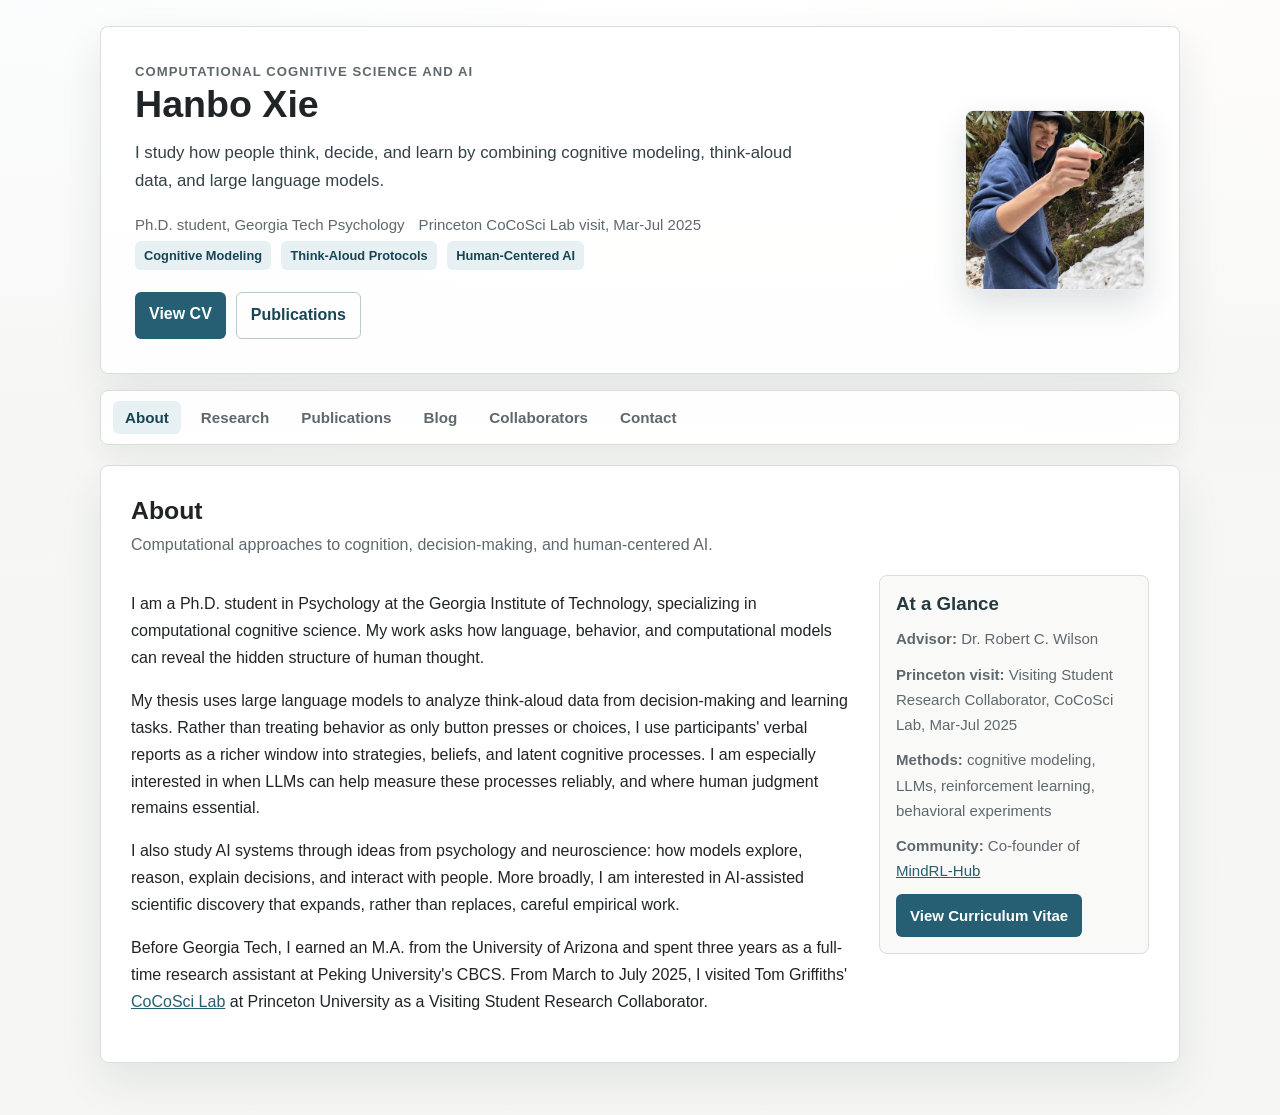
<file: index.html>
<!DOCTYPE html>
<html lang="en">
<head>
    <meta charset="UTF-8">
    <meta name="viewport" content="width=device-width, initial-scale=1.0">
    <title>Hanbo Xie | Computational Cognitive Science</title>
    <meta name="description" content="Hanbo Xie studies human cognition, decision-making, think-aloud data, and human-centered AI with computational models and large language models.">
    <style>
        :root {
            --bg: #f6f7f5;
            --surface: #ffffff;
            --surface-soft: #f9faf8;
            --text: #202426;
            --muted: #5f686d;
            --primary: #265f73;
            --primary-dark: #174555;
            --accent: #a95d35;
            --border: #d9dedb;
            --shadow: 0 18px 45px rgba(24, 42, 48, 0.09);
        }

        * {
            box-sizing: border-box;
        }

        body {
            margin: 0;
            font-family: "Inter", "Segoe UI", Arial, sans-serif;
            line-height: 1.68;
            color: var(--text);
            background:
                linear-gradient(180deg, rgba(255, 255, 255, 0.86) 0%, rgba(246, 247, 245, 0.94) 36%, var(--bg) 100%),
                radial-gradient(circle at top left, rgba(38, 95, 115, 0.13) 0%, transparent 34%),
                radial-gradient(circle at top right, rgba(169, 93, 53, 0.11) 0%, transparent 30%);
        }

        .container {
            max-width: 1120px;
            margin: 0 auto;
            padding: 26px 20px 52px;
        }

        .hero {
            background: rgba(255, 255, 255, 0.84);
            border: 1px solid rgba(217, 222, 219, 0.95);
            border-radius: 8px;
            padding: 34px;
            display: grid;
            grid-template-columns: minmax(0, 1fr) 180px;
            gap: 30px;
            align-items: center;
            box-shadow: var(--shadow);
        }

        .eyebrow {
            margin: 0 0 8px;
            color: var(--accent);
            font-size: 0.82rem;
            font-weight: 800;
            letter-spacing: 0.08em;
            text-transform: uppercase;
        }

        .hero h1 {
            margin: 0;
            font-size: 2.35rem;
            line-height: 1.12;
        }

        .hero p {
            margin: 0;
            color: var(--muted);
        }

        .hero-lede {
            max-width: 680px;
            margin-top: 14px !important;
            color: #344147 !important;
            font-size: 1.05rem;
        }

        .hero-meta {
            display: flex;
            flex-wrap: wrap;
            gap: 8px 14px;
            margin-top: 16px;
            color: var(--muted);
            font-size: 0.94rem;
        }

        .hero-actions {
            display: flex;
            flex-wrap: wrap;
            gap: 10px;
            margin-top: 22px;
        }

        .profile-image {
            width: 180px;
            height: 180px;
            object-fit: cover;
            border-radius: 8px;
            border: 1px solid rgba(32, 36, 38, 0.08);
            box-shadow: 0 14px 34px rgba(24, 42, 48, 0.14);
        }

        nav {
            position: sticky;
            top: 12px;
            z-index: 100;
            margin: 16px 0 20px;
            background: rgba(255, 255, 255, 0.9);
            backdrop-filter: blur(10px);
            border: 1px solid var(--border);
            border-radius: 8px;
            box-shadow: 0 9px 24px rgba(24, 42, 48, 0.07);
        }

        nav ul {
            list-style: none;
            margin: 0;
            padding: 10px 12px;
            display: flex;
            flex-wrap: wrap;
            gap: 8px;
        }

        nav button {
            border: none;
            background: transparent;
            color: var(--muted);
            font-weight: 600;
            font-size: 0.95rem;
            border-radius: 6px;
            padding: 8px 12px;
            cursor: pointer;
            transition: 0.2s ease;
        }

        nav button:hover,
        nav button.active {
            background: #e7f0f2;
            color: var(--primary-dark);
        }

        .page {
            display: none;
            background: var(--surface);
            border: 1px solid var(--border);
            border-radius: 8px;
            padding: 30px;
            box-shadow: var(--shadow);
        }

        .page.active {
            display: block;
        }

        a {
            color: var(--primary);
        }

        a:hover {
            color: var(--primary-dark);
        }

        button:focus-visible,
        a:focus-visible {
            outline: 3px solid rgba(169, 93, 53, 0.28);
            outline-offset: 2px;
        }

        h2 {
            margin-top: 0;
            margin-bottom: 6px;
            font-size: 1.55rem;
            line-height: 1.22;
        }

        h3 {
            margin-bottom: 8px;
            color: #26393f;
            line-height: 1.28;
        }

        .subtitle {
            margin-top: 0;
            color: var(--muted);
        }

        .about-grid {
            display: grid;
            grid-template-columns: minmax(0, 1fr) 270px;
            gap: 24px;
            align-items: start;
        }

        .quick-facts {
            background: var(--surface-soft);
            border: 1px solid var(--border);
            border-radius: 8px;
            padding: 16px;
        }

        .quick-facts h3 {
            margin-top: 0;
        }

        .quick-facts p {
            margin: 10px 0 0;
            color: var(--muted);
            font-size: 0.94rem;
        }

        .chip {
            display: inline-block;
            font-size: 0.8rem;
            font-weight: 600;
            padding: 4px 9px;
            border-radius: 6px;
            background: #e7f0f2;
            color: var(--primary-dark);
            margin-right: 6px;
            margin-top: 4px;
        }

        .btn {
            display: inline-block;
            background: var(--primary);
            color: #fff;
            padding: 9px 14px;
            border-radius: 6px;
            text-decoration: none;
            font-weight: 600;
            border: none;
            cursor: pointer;
            transition: 0.2s ease;
        }

        .btn:hover {
            background: var(--primary-dark);
        }

        .btn.secondary {
            background: transparent;
            color: var(--primary-dark);
            border: 1px solid #b9c9ce;
        }

        .btn.secondary:hover {
            background: #e7f0f2;
        }

        .card {
            background: var(--surface-soft);
            border: 1px solid var(--border);
            border-radius: 8px;
            padding: 18px;
            margin-top: 14px;
        }

        .card h3:first-child {
            margin-top: 0;
        }

        .section-block {
            margin-top: 24px;
        }

        .publication-list {
            margin: 12px 0 0;
            padding-left: 18px;
        }

        .publication-list li {
            margin-bottom: 12px;
        }

        .topic-filter {
            display: flex;
            flex-wrap: wrap;
            gap: 8px;
            margin: 12px 0 18px;
        }

        .topic-btn {
            border: 1px solid var(--border);
            background: var(--surface-soft);
            color: #344147;
            border-radius: 6px;
            padding: 6px 10px;
            font-size: 0.83rem;
            font-weight: 600;
            cursor: pointer;
            transition: 0.2s ease;
        }

        .topic-btn:hover,
        .topic-btn.active {
            background: #e7f0f2;
            color: var(--primary-dark);
            border-color: #b9c9ce;
        }

        .pub-year {
            margin-top: 18px;
            padding-top: 8px;
            border-top: 1px solid var(--border);
        }

        .pub-year h3 {
            margin-bottom: 4px;
        }

        .publication-list.compact {
            list-style: none;
            padding-left: 0;
        }

        .publication-list.compact li {
            margin-bottom: 14px;
            padding: 10px 12px;
            border: 1px solid var(--border);
            border-radius: 8px;
            background: #ffffff;
        }

        .label-row {
            margin-bottom: 6px;
        }

        .tag {
            display: inline-block;
            padding: 2px 8px;
            border-radius: 4px;
            font-size: 0.75rem;
            font-weight: 700;
            margin-right: 6px;
            color: #fff;
        }

        .tag-type {
            background: #5f686d;
        }

        .tag-thinkaloud {
            background: #a95d35;
        }

        .tag-llm {
            background: #265f73;
        }

        .tag-decision {
            background: #94423f;
        }

        .tag-social {
            background: #317167;
        }

        .tag-learning {
            background: #5d618f;
        }

        .tag-ai {
            background: #6a4c7c;
        }

        .tag-clinical {
            background: #95506b;
        }

        .mentee {
            text-decoration: underline;
        }

        .collaborator-list {
            list-style: none;
            padding: 0;
            margin: 0;
        }

        .collaborator-list li {
            margin-bottom: 8px;
        }

        .collaborator-list a {
            color: var(--primary);
            text-decoration: none;
        }

        .collaborator-list a:hover {
            text-decoration: underline;
        }

        .blog-meta {
            color: var(--muted);
            font-size: 0.92rem;
            margin-bottom: 8px;
        }

        .blog-post {
            margin-bottom: 18px;
        }

        .blog-post h3 {
            margin-bottom: 4px;
        }

        .blog-post .btn {
            margin-top: 6px;
        }

        .share-row a {
            color: var(--primary);
            text-decoration: none;
            margin-right: 12px;
            font-weight: 600;
        }

        .share-row a:hover {
            text-decoration: underline;
        }

        @media (max-width: 760px) {
            .hero {
                grid-template-columns: 1fr;
                padding: 24px;
            }

            .profile-image {
                width: 132px;
                height: 132px;
                order: -1;
            }

            .hero h1 {
                font-size: 1.9rem;
            }

            .page {
                padding: 20px;
            }

            .about-grid {
                grid-template-columns: 1fr;
            }
        }
        .paper-video {
            margin-top: 10px;
        }

        .paper-video summary {
            color: var(--primary);
            cursor: pointer;
            font-weight: 600;
        }

        .paper-video summary:focus-visible {
            outline: 2px solid var(--primary);
            outline-offset: 4px;
        }

        .paper-video video {
            display: block;
            width: 100%;
            max-width: 800px;
            aspect-ratio: 16 / 9;
            margin-top: 12px;
            border-radius: 8px;
            background: #080e1a;
        }

    </style>
</head>
<body>
    <div class="container">
        <header class="hero">
            <div>
                <p class="eyebrow">Computational cognitive science and AI</p>
                <h1>Hanbo Xie</h1>
                <p class="hero-lede">I study how people think, decide, and learn by combining cognitive modeling, think-aloud data, and large language models.</p>
                <div class="hero-meta">
                    <span>Ph.D. student, Georgia Tech Psychology</span>
                    <span>Princeton CoCoSci Lab visit, Mar-Jul 2025</span>
                </div>
                <p>
                    <span class="chip">Cognitive Modeling</span>
                    <span class="chip">Think-Aloud Protocols</span>
                    <span class="chip">Human-Centered AI</span>
                </p>
                <div class="hero-actions">
                    <a href="cv/Xie_CV_updated.pdf" class="btn">View CV</a>
                    <a href="#publications" class="btn secondary" onclick="showPage('publications', document.querySelector('[data-page=publications]'))">Publications</a>
                </div>
            </div>
            <img src="images/photo.jpg" alt="Hanbo Xie" class="profile-image">
        </header>

        <nav>
            <ul>
                <li><button class="nav-btn active" data-page="about" onclick="showPage('about', this)">About</button></li>
                <li><button class="nav-btn" data-page="research" onclick="showPage('research', this)">Research</button></li>
                <li><button class="nav-btn" data-page="publications" onclick="showPage('publications', this)">Publications</button></li>
                <li><button class="nav-btn" data-page="blog" onclick="showPage('blog', this)">Blog</button></li>
                <li><button class="nav-btn" data-page="collaborators" onclick="showPage('collaborators', this)">Collaborators</button></li>
                <li><button class="nav-btn" data-page="contact" onclick="showPage('contact', this)">Contact</button></li>
            </ul>
        </nav>

        <main>
            <section id="about" class="page active">
                <h2>About</h2>
                <p class="subtitle">Computational approaches to cognition, decision-making, and human-centered AI.</p>
                <div class="about-grid">
                    <div>
                        <p>I am a Ph.D. student in Psychology at the Georgia Institute of Technology, specializing in computational cognitive science. My work asks how language, behavior, and computational models can reveal the hidden structure of human thought.</p>
                        <p>My thesis uses large language models to analyze think-aloud data from decision-making and learning tasks. Rather than treating behavior as only button presses or choices, I use participants' verbal reports as a richer window into strategies, beliefs, and latent cognitive processes. I am especially interested in when LLMs can help measure these processes reliably, and where human judgment remains essential.</p>
                        <p>I also study AI systems through ideas from psychology and neuroscience: how models explore, reason, explain decisions, and interact with people. More broadly, I am interested in AI-assisted scientific discovery that expands, rather than replaces, careful empirical work.</p>
                        <p>Before Georgia Tech, I earned an M.A. from the University of Arizona and spent three years as a full-time research assistant at Peking University's CBCS. From March to July 2025, I visited Tom Griffiths' <a href="https://cocosci.princeton.edu/">CoCoSci Lab</a> at Princeton University as a Visiting Student Research Collaborator.</p>
                    </div>
                    <aside class="quick-facts">
                        <h3>At a Glance</h3>
                        <p><strong>Advisor:</strong> Dr. Robert C. Wilson</p>
                        <p><strong>Princeton visit:</strong> Visiting Student Research Collaborator, CoCoSci Lab, Mar-Jul 2025</p>
                        <p><strong>Methods:</strong> cognitive modeling, LLMs, reinforcement learning, behavioral experiments</p>
                        <p><strong>Community:</strong> Co-founder of <a href="https://rldmjc.github.io/">MindRL-Hub</a></p>
                        <p><a href="cv/Xie_CV_updated.pdf" class="btn">View Curriculum Vitae</a></p>
                    </aside>
                </div>
            </section>

            <section id="research" class="page">
                <h2>Research Highlights</h2>
                <p class="subtitle">How language can inform cognitive science, what AI-assisted inference can justify, and how people can understand what AI models learn.</p>

                <div class="card">
                    <h3>Language as Evidence of Thought</h3>
                    <p>Choices reveal what people do, but often leave open how they arrived there. I study think-aloud reports and strategic language as complementary evidence about beliefs, strategies, and decision processes. Language can help constrain cognitive models and expose differences that behavior alone may miss; it is not a direct readout of someone's thoughts.</p>
                    <p>Across risky choice, sorting, and learning tasks, our work develops computational ways to connect what people say with what they do, while testing where those connections hold and where they break down.</p>
                    <p><em>Selected work:</em></p>
                    <ul>
                        <li><strong>Xie, H.</strong>, Xiong, H., &amp; Wilson, R. C. (2023). Text2Decision: Decoding Latent Variables in Risky Decision Making from Think Aloud Text. <em>NeurIPS 2023 AI for Science Workshop</em>.</li>
                        <li><strong>Xie, H.</strong>, Xiong, H., &amp; Wilson, R. C. (2024). From Strategic Narratives to Code-Like Cognitive Models: An LLM-Based Approach in A Sorting Task. <em>First Conference on Language Modeling (COLM)</em>.</li>
                        <li><strong>Xie, H.</strong>†, Xiong, H. D., &amp; Wilson, R. C. (2025). Rethinking Think-Aloud in the Age of Language Models. <em>PsyArXiv preprint</em>. <a href="https://osf.io/preprints/psyarxiv/6ta3z_v1">Preprint</a>.</li>
                        <li><strong>Xie, H.</strong>†, Jagadish, A. K., <span class="mentee">Pan, L.</span>, &amp; Wilson, R. C. (2026). Think-aloud reshapes automated cognitive model discovery beyond behavior. <em>9th Annual Conference on Cognitive Computational Neuroscience (CCN)</em>. <a href="https://doi.org/10.48550/arXiv.2605.05091">Preprint</a>.</li>
                        <li><span class="mentee">Zhang, Z.</span>*, <strong>Xie, H.</strong>*, Baker, T., Peters, M., &amp; Wilson, R. C. (2025). Linking strategies to think aloud in a stochastic learning task. In <em>Proceedings of the Annual Meeting of the Cognitive Science Society</em>.</li>
                    </ul>
                </div>

                <div class="card">
                    <h3>AI for Cognitive Science: What We Can and Cannot Say</h3>
                    <p>AI can generate candidate models, predict behavior, and produce plausible explanations of decisions. But these successes do not by themselves establish what computations generated the behavior. My work asks what AI-assisted methods let us infer about cognition, which alternatives remain indistinguishable, and what additional evidence would separate a predictive surrogate from a mechanistic account.</p>
                    <p>This includes building models of human decisions, testing how process evidence changes model discovery, and asking whether better behavioral prediction leads to more faithful model ablations. Apparently successful models can still rely on the wrong explanatory structure.</p>
                    <p><em>Selected work:</em></p>
                    <ul>
                        <li><strong>Xie, H.</strong> (2026). Better Behavioral Prediction, More Faithful Model Ablations? Evidence from Sequential Choice. <em>arXiv preprint arXiv:2609.36097</em>. <a href="https://arxiv.org/abs/2609.36097">Preprint</a>.</li>
                        <li>Zhu, J.-Q.*, <strong>Xie, H.</strong>*, Arumugam, D., Wilson, R. C., &amp; Griffiths, T. L. (2025). Using reinforcement learning to train large language models to explain human decisions. <em>arXiv preprint arXiv:2505.11614</em>.</li>
                        <li><strong>Xie, H.</strong>, &amp; Wilson, R. C. (2026). Successful Automatic Model Discovery Can Produce False Mechanisms. <em>OSF</em>.</li>
                        <li><strong>Xie, H.</strong>†, Jagadish, A. K., <span class="mentee">Pan, L.</span>, &amp; Wilson, R. C. (2026). Think-aloud reshapes automated cognitive model discovery beyond behavior. <em>CCN</em>. <a href="https://doi.org/10.48550/arXiv.2605.05091">Preprint</a>.</li>
                        <li><strong>Xie, H.</strong>*, &amp; Zhu, J*. (2025). Centaur May Have Learned a Shortcut that Explains Away Psychological Tasks. <a href="https://doi.org/10.31234/osf.io/u7z4t_v1">Preprint</a>.</li>
                    </ul>
                </div>

                <div class="card">
                    <h3>Improving Human Understanding of AI Models and Artifacts</h3>
                    <p>What can we learn about an AI system from its behavior, internal representations, and the artifacts it produces? I study model exploration and social reasoning with tools from cognitive science, and ask how interpretability findings can support defensible mechanistic claims rather than attractive stories. A related goal is to make knowledge found in AI systems understandable and useful to people, while testing whether that knowledge is actually grounded in the model and transferable to humans.</p>
                    <p>Current projects examine dynamic mentalizing and, through ShareMind, how people understand and use AI-generated artifacts. Claims about underlying mechanisms or human learning remain questions to test, not established outcomes.</p>
                    <p><em>Selected work:</em></p>
                    <ul>
                        <li><span class="mentee">Pan, L.</span>*, <strong>Xie, H.</strong>*†, &amp; Wilson, R. C. (2025). Large Language Models Think Too Fast To Explore Effectively. <em>arXiv preprint arXiv:2501.18009</em>. NeurIPS 2025 Poster.
                            <details class="paper-video">
                                <summary>Watch explanation · English · 10:30</summary>
                                <video controls playsinline preload="none" poster="images/llm-exploration-video.jpg" aria-label="English explanation of Large Language Models Think Too Fast To Explore Effectively">
                                    <source src="videos/llm-exploration-en.mp4" type="video/mp4">
                                    <a href="videos/llm-exploration-en.mp4">Watch the English explanation</a>.
                                </video>
                            </details></li>
                        <li>Hu, Z., Jiang, C., <strong>Xie, H.</strong>, Murty, N. A. R., &amp; Varma, S. (2026). Mechanistic Interpretability Needs a Logic of Inference. <em>NeurIPS 2026 Workshop on Interpretability for Discovery</em> (accepted). <a href="https://osf.io/preprints/psyarxiv/tjahb_v1">Preprint</a>.</li>
                    </ul>
                </div>
            </section>

            <section id="publications" class="page">
                <h2>Publications</h2>
                <p class="subtitle"><small>* Denotes equal contribution, † Denotes Correspondence, Underscore denotes mentee. Use topic filters to navigate.</small></p>

                <div class="topic-filter" id="topic-filter">
                    <button class="topic-btn active" onclick="filterPublications('all', this)">All Topics</button>
                    <button class="topic-btn" onclick="filterPublications('thinkaloud', this)">Think-Aloud</button>
                    <button class="topic-btn" onclick="filterPublications('llm', this)">LLM</button>
                    <button class="topic-btn" onclick="filterPublications('decision', this)">Decision Making</button>
                    <button class="topic-btn" onclick="filterPublications('social', this)">Social Cognition</button>
                    <button class="topic-btn" onclick="filterPublications('learning', this)">Learning</button>
                    <button class="topic-btn" onclick="filterPublications('ai', this)">AI Perspective</button>
                    <button class="topic-btn" onclick="filterPublications('clinical', this)">Clinical</button>
                </div>

                <div class="pub-year">
                    <h3>2026</h3>
                    <ul class="publication-list compact">
                        <li class="pub-item" data-topics="ai,decision">
                            <div class="label-row">
                                <span class="tag tag-type">Preprint</span>
                                <span class="tag tag-ai">AI</span>
                                <span class="tag tag-decision">Decision</span>
                            </div>
                            <strong>Xie, H.</strong> (2026). Better Behavioral Prediction, More Faithful Model Ablations? Evidence from Sequential Choice. <em>arXiv preprint arXiv:2609.36097</em>. <a href="https://arxiv.org/abs/2609.36097">Preprint</a>.
                        </li>
                        <li class="pub-item" data-topics="ai">
                            <div class="label-row">
                                <span class="tag tag-type">Workshop</span>
                                <span class="tag tag-ai">AI</span>
                            </div>
                            Hu, Z., Jiang, C., <strong>Xie, H.</strong>, Murty, N. A. R., &amp; Varma, S. (2026). Mechanistic Interpretability Needs a Logic of Inference. <em>NeurIPS 2026 Workshop on Interpretability for Discovery</em> (accepted). <a href="https://osf.io/preprints/psyarxiv/tjahb_v1">Preprint</a>.
                        </li>
                        <li class="pub-item" data-topics="thinkaloud,decision">
                            <div class="label-row">
                                <span class="tag tag-type">Conference</span>
                                <span class="tag tag-thinkaloud">Think-Aloud</span>
                                <span class="tag tag-decision">Decision</span>
                            </div>
                            Ferguson, C., Xiong, H.-D., <strong>Xie, H.</strong>, &amp; Wilson, R. C. (2026). Characterizing Decision Strategies from Think-Aloud in Risky Choice. <em>9th Annual Conference on Cognitive Computational Neuroscience (CCN)</em>. <a href="https://openreview.net/forum?id=dMORhalG97">OpenReview</a>.
                        </li>
                        <li class="pub-item" data-topics="ai">
                            <div class="label-row">
                                <span class="tag tag-type">Preprint</span>
                                <span class="tag tag-ai">AI</span>
                            </div>
                            <strong>Xie, H.</strong>, &amp; Wilson, R. C. (2026). Successful Automatic Model Discovery Can Produce False Mechanisms. <em>OSF</em>. <a href="https://scholar.google.com/citations?view_op=view_citation&amp;hl=en&amp;user=-ZpfFT8AAAAJ&amp;sortby=pubdate&amp;citation_for_view=-ZpfFT8AAAAJ:roLk4NBRz8UC">Google Scholar</a>.
                        </li>
                        <li class="pub-item" data-topics="thinkaloud,llm">
                            <div class="label-row">
                                <span class="tag tag-type">Conference</span>
                                <span class="tag tag-thinkaloud">Think-Aloud</span>
                                <span class="tag tag-llm">LLM</span>
                            </div>
                            <strong>Xie, H.</strong>†, Jagadish, A. K., <span class="mentee">Pan, L.</span>, &amp; Wilson, R. C. (2026). Think-aloud reshapes automated cognitive model discovery beyond behavior. <em>9th Annual Conference on Cognitive Computational Neuroscience (CCN)</em>. <a href="https://doi.org/10.48550/arXiv.2605.05091">Preprint</a>.
                        </li>
                    </ul>
                </div>

                <div class="pub-year">
                    <h3>2025</h3>
                    <ul class="publication-list compact">
                        <li class="pub-item" data-topics="decision,social">
                            <div class="label-row">
                                <span class="tag tag-type">Journal</span>
                                <span class="tag tag-decision">Decision</span>
                                <span class="tag tag-social">Social</span>
                            </div>
                            Qiu, S., Tang, Y., Yu, H., <strong>Xie, H.</strong>, Dreher, J. C., Hu, Y., &amp; Zhou, X. (2025). Toward a computational understanding of bribe-taking behavior. <em>Annals of the New York Academy of Sciences</em>.
                        </li>
                        <li class="pub-item" data-topics="llm,decision">
                            <div class="label-row">
                                <span class="tag tag-type">Conference</span>
                                <span class="tag tag-llm">LLM</span>
                                <span class="tag tag-decision">Decision</span>
                            </div>
                            Zhu, J.-Q.*, <strong>Xie, H.</strong>*, Arumugam, D., Wilson, R. C., &amp; Griffiths, T. L. (2025). Using reinforcement learning to train large language models to explain human decisions. <em>arXiv preprint arXiv:2505.11614</em>. ICLR 2026.
                        </li>
                        <li class="pub-item" data-topics="llm,decision">
                            <div class="label-row">
                                <span class="tag tag-type">Conference</span>
                                <span class="tag tag-llm">LLM</span>
                                <span class="tag tag-decision">Decision</span>
                            </div>
                            <span class="mentee">Pan, L.</span>*, <strong>Xie, H.</strong>*†, &amp; Wilson, R. C. (2025). Large Language Models Think Too Fast To Explore Effectively. <em>arXiv preprint arXiv:2501.18009</em>. NeurIPS 2025 Poster.
                            <details class="paper-video">
                                <summary>Watch explanation · English · 10:30</summary>
                                <video controls playsinline preload="none" poster="images/llm-exploration-video.jpg" aria-label="English explanation of Large Language Models Think Too Fast To Explore Effectively">
                                    <source src="videos/llm-exploration-en.mp4" type="video/mp4">
                                    <a href="videos/llm-exploration-en.mp4">Watch the English explanation</a>.
                                </video>
                            </details>
                        </li>
                        <li class="pub-item" data-topics="llm,ai">
                            <div class="label-row">
                                <span class="tag tag-type">Conference</span>
                                <span class="tag tag-llm">LLM</span>
                                <span class="tag tag-ai">AI</span>
                            </div>
                            <strong>Xie, H.</strong>†, Zhu, J. Q., Xiong, H. D., Wilson, R., &amp; Griffiths, T. (2025). Reasoning Across Minds and Machines. In <em>Proceedings of the Annual Meeting of the Cognitive Science Society</em> (Vol. 47).
                        </li>
                        <li class="pub-item" data-topics="thinkaloud,learning">
                            <div class="label-row">
                                <span class="tag tag-type">Conference</span>
                                <span class="tag tag-thinkaloud">Think-Aloud</span>
                                <span class="tag tag-learning">Learning</span>
                            </div>
                            <span class="mentee">Zhang, Z.</span>*, <strong>Xie, H.</strong>*, Baker, T., Peters, M., &amp; Wilson, R. C. (2025). Linking strategies to think aloud in a stochastic learning task. In <em>Proceedings of the Annual Meeting of the Cognitive Science Society</em>.
                        </li>
                        <li class="pub-item" data-topics="thinkaloud,llm">
                            <div class="label-row">
                                <span class="tag tag-type">Preprint</span>
                                <span class="tag tag-thinkaloud">Think-Aloud</span>
                                <span class="tag tag-llm">LLM</span>
                            </div>
                            <strong>Xie, H.</strong>*, &amp; Zhu, J*. (2025, July 12). Centaur May Have Learned a Shortcut that Explains Away Psychological Tasks. <a href="https://doi.org/10.31234/osf.io/u7z4t_v1">https://doi.org/10.31234/osf.io/u7z4t_v1</a> (submitted).
                        </li>
                        <li class="pub-item" data-topics="thinkaloud,llm">
                            <div class="label-row">
                                <span class="tag tag-type">Preprint</span>
                                <span class="tag tag-thinkaloud">Think-Aloud</span>
                                <span class="tag tag-llm">LLM</span>
                            </div>
                            <strong>Xie, H.</strong>†, Xiong, H. D., &amp; Wilson, R. C. (2025). Rethinking Think-Aloud in the Age of Language Models. <em>PsyArXiv</em>. <a href="https://osf.io/preprints/psyarxiv/6ta3z_v1">https://osf.io/preprints/psyarxiv/6ta3z_v1</a> (submitted).
                        </li>
                    </ul>
                </div>

                <div class="pub-year">
                    <h3>2024</h3>
                    <ul class="publication-list compact">
                        <li class="pub-item" data-topics="decision,clinical">
                            <div class="label-row">
                                <span class="tag tag-type">Journal</span>
                                <span class="tag tag-decision">Decision</span>
                                <span class="tag tag-clinical">Clinical</span>
                            </div>
                            Fang, Z., Zhao, M., Xu, T., Li, Y., <strong>Xie, H.</strong>, Quan, P., ... &amp; Zhang, R. Y. (2024). Individuals with anxiety and depression use atypical decision strategies in an uncertain world. <em>eLife, 13</em>.
                        </li>
                        <li class="pub-item" data-topics="thinkaloud,llm">
                            <div class="label-row">
                                <span class="tag tag-type">Conference</span>
                                <span class="tag tag-thinkaloud">Think-Aloud</span>
                                <span class="tag tag-llm">LLM</span>
                            </div>
                            <strong>Xie, H.</strong>, Xiong, H., &amp; Wilson, R. C. (2024). From Strategic Narratives to Code-Like Cognitive Models: An LLM-Based Approach in A Sorting Task. <em>First Conference on Language Modeling (COLM)</em>.
                        </li>
                        <li class="pub-item" data-topics="thinkaloud,decision">
                            <div class="label-row">
                                <span class="tag tag-type">Conference</span>
                                <span class="tag tag-thinkaloud">Think-Aloud</span>
                                <span class="tag tag-decision">Decision</span>
                            </div>
                            <strong>Xie, H.</strong>, Xiong, H., &amp; Wilson, R. C. (2024). Evaluating Predictive Performance and Learning Efficiency of Large Language Models with Think Aloud in Risky Decision Making. <em>Computational Cognitive Neuroscience (CCN), MIT</em>.
                        </li>
                    </ul>
                </div>

                <div class="pub-year">
                    <h3>2023</h3>
                    <ul class="publication-list compact">
                        <li class="pub-item" data-topics="ai">
                            <div class="label-row">
                                <span class="tag tag-type">Journal</span>
                                <span class="tag tag-ai">AI</span>
                            </div>
                            <strong>Xie, H.</strong> (2023). The promising future of cognitive science and artificial intelligence. <em>Nat Rev Psychology</em>.
                        </li>
                        <li class="pub-item" data-topics="thinkaloud,decision">
                            <div class="label-row">
                                <span class="tag tag-type">Conference</span>
                                <span class="tag tag-thinkaloud">Think-Aloud</span>
                                <span class="tag tag-decision">Decision</span>
                            </div>
                            <strong>Xie, H.</strong>, Xiong, H., &amp; Wilson, R. C. (2023). Text2Decision: Decoding Latent Variables in Risky Decision Making from Think Aloud Text. <em>NeurIPS 2023 AI for Science Workshop</em>.
                        </li>
                        <li class="pub-item" data-topics="thinkaloud,llm">
                            <div class="label-row">
                                <span class="tag tag-type">Conference</span>
                                <span class="tag tag-thinkaloud">Think-Aloud</span>
                                <span class="tag tag-llm">LLM</span>
                            </div>
                            <strong>Xie, H.</strong>, Xiong, H., &amp; Wilson, R. C. (2023). Computational introspection: Can large language models reveal cognitive algorithms from human language? Poster session presented at the <em>5th Chinese Computational and Cognitive Neuroscience Conference, Beijing, China</em>.
                        </li>
                    </ul>
                </div>

                <div class="pub-year">
                    <h3>2022</h3>
                    <ul class="publication-list compact">
                        <li class="pub-item" data-topics="decision,learning">
                            <div class="label-row">
                                <span class="tag tag-type">Conference</span>
                                <span class="tag tag-decision">Decision</span>
                                <span class="tag tag-learning">Learning</span>
                            </div>
                            Guo, Y., Song, S., <strong>Xie, H.</strong>, Gao, X., &amp; Zhang, J. (2022, February). ARIMA and RNN for Selection Sequences Prediction in Iowa Gambling Task. In <em>2022 2nd International Conference on Artificial Intelligence and Signal Processing (AISP)</em> (pp. 1-6). IEEE.
                        </li>
                    </ul>
                </div>

                <div class="pub-year">
                    <h3>2020</h3>
                    <ul class="publication-list compact">
                        <li class="pub-item" data-topics="social,learning">
                            <div class="label-row">
                                <span class="tag tag-type">Conference</span>
                                <span class="tag tag-social">Social</span>
                                <span class="tag tag-learning">Learning</span>
                            </div>
                            Song, S*., <strong>Xie, H.</strong>*., Speekenbrink, M., Zhang, J., Gao, X., &amp; Zhou, X. (2020, October). The computational basis of individuals' learning under uncertainty in groups with collective goals. Oral presentation at the <em>Society for Neuroeconomics, Vancouver, Canada</em>.
                        </li>
                    </ul>
                </div>
            </section>

            <section id="blog" class="page">
                <h2>Blog</h2>
                <p class="subtitle">Essays and notes at the intersection of cognitive science and AI.</p>

                <article class="card blog-post">
                    <h3>The Future of AI for Science: From Problem Solving to Problem Formation</h3>
                    <p class="blog-meta">Scientific discovery, understanding, and better questions</p>
                    <p>What happens when AI makes answers easier to find, and why turning discoveries into understanding matters for the questions science can ask next.</p>
                    <a class="btn" href="blog/the-future-of-ai-for-science.html">Read post</a>
                </article>
                <article class="card blog-post">
                    <h3>What Does It Mean to Understand?</h3>
                    <p class="blog-meta">Questions, representations, and human-centered understanding</p>
                    <p>Why understanding may be less about finding one true representation and more about preserving the right structure for the questions a person or system needs to answer.</p>
                    <a class="btn" href="blog/what-does-it-mean-to-understand.html">Read post</a>
                </article>
                <article class="card blog-post">
                    <h3>The Understanding Bottleneck</h3>
                    <p class="blog-meta">AI, collaboration, and the cost of shared context</p>
                    <p>AI can compress the path from idea to output without equally compressing the path to shared understanding—creating a new bottleneck in review, coordination, and responsibility.</p>
                    <a class="btn" href="blog/the-understanding-bottleneck.html">Read post</a>
                </article>
                <article class="card blog-post">
                    <h3>Research Taste After Implementation Becomes Cheap</h3>
                    <p class="blog-meta">Problem selection, evaluation, and AI-era research</p>
                    <p>Why AI makes the visible parts of research cheaper, and why that shifts more weight onto choosing important problems, defining honest evaluations, and distinguishing polished artifacts from understanding.</p>
                    <a class="btn" href="blog/research-taste-after-implementation-becomes-cheap.html">Read post</a>
                </article>
                <article class="card blog-post">
                    <h3>Performance Scales More Easily Than Insight</h3>
                    <p class="blog-meta">Scaling and its limits in computational cognitive science</p>
                    <p>How large behavioral datasets and powerful AI models can rapidly improve predictive performance while scientific understanding lags behind — and why data and knowledge bottlenecks matter for the future of cognitive science.</p>
                    <a class="btn" href="blog/performance-scales-more-easily-than-insight.html">Read post</a>
                </article>
            </section>

            <section id="collaborators" class="page">
                <h2>Collaborators</h2>

                <div class="card">
                    <h3>Mentor and Committee</h3>
                    <ul class="collaborator-list">
                        <li><a href="https://psychology.gatech.edu/people/robert-wilson">Dr. Robert C. Wilson</a> (Supervisor), Georgia Tech</li>
                        <li><a href="https://cocosci.princeton.edu/tom/index.php">Dr. Thomas Griffiths</a>, Princeton University</li>
                        <li><a href="https://anna-ivanova.net/">Dr. Anna Ivanova</a>, Georgia Tech</li>
                        <li><a href="https://psychology.gatech.edu/people/sashank-varma">Dr. Varma Sashank</a>, Georgia Tech</li>
                        <li><a href="https://neurostimlab.com/">Dr. Travis Baker</a>, Rutgers University</li>
                    </ul>
                </div>

                <div class="card">
                    <h3>Social Cognition</h3>
                    <ul class="collaborator-list">
                        <li><a href="https://faculty.ecnu.edu.cn/_s9/zxl%EF%BC%88x%EF%BC%89/main.psp">Prof. Xiaolin Zhou</a>, East China Normal University</li>
                        <li><a href="https://psych.ccnu.edu.cn/info/1134/6940.htm">Dr. Sensen Song</a>, Central China Normal University</li>
                        <li><a href="https://faculty.ecnu.edu.cn/_s9/gxx2/main.psp">Dr. Xiaoxue Gao</a>, East China Normal University</li>
                        <li><a href="https://faculty.ecnu.edu.cn/_s9/hy2_21944/main.psp">Dr. Yang Hu</a>, East China Normal University</li>
                        <li><a href="https://profiles.sussex.ac.uk/p645942-yue-zhao">Yue Zhao</a>, University of Sussex</li>
                        <li><a href="https://speekenbrink-lab.github.io/">Dr. Maarten Speekenbrink</a>, UCL</li>
                    </ul>
                </div>

                <div class="card">
                    <h3>Think Aloud</h3>
                    <ul class="collaborator-list">
                        <li><a href="https://sasn.rutgers.edu/travis-baker">Dr. Travis Baker</a>, Rutgers University</li>
                        <li><a href="https://sites.google.com/site/meganakpeters/">Dr. Megan Peters</a>, UC Irvine</li>
                        <li><a href="https://www.evanrussek.com/">Dr. Evan Russek</a>, Princeton University</li>
                        <li><a href="https://ionatankuperwajs.github.io/">Dr. Ionatan Kuperwajs</a>, Princeton University</li>
                    </ul>
                </div>

                <div class="card">
                    <h3>Large Language Models and Neural Networks</h3>
                    <ul class="collaborator-list">
                        <li><a href="https://sakimarquis.github.io/">Dr. Hua-Dong Xiong</a>, Georgia Tech</li>
                        <li><a href="https://sites.google.com/view/zhujq">Dr. Jian-Qiao Zhu</a>, Princeton University</li>
                        <li><a href="https://akjagadish.github.io/">Dr. Akshay K. Jagadish</a>, Princeton University</li>
                        <li><a href="https://dilipa.github.io/">Dr. Dilip Arumugam</a>, Princeton University</li>
                    </ul>
                </div>

                <div class="card">
                    <h3>Mentees</h3>
                    <ul class="collaborator-list">
                        <li>Zhenlong Zhang, UCLA Department of Psychology PhD Student</li>
                        <li>Lan Pan</li>
                    </ul>
                </div>
            </section>

            <section id="contact" class="page">
                <h2>Contact</h2>
                <p>Email: hanboxie1997@gatech.edu</p>
                <p>Address: 750 Ferst Drive, Atlanta, GA 30332</p>
                <p>
                    <a href="https://x.com/PsychBoyH" class="btn">X</a>
                    <a href="https://github.com/xhb120633" class="btn">GitHub</a>
                    <a href="https://scholar.google.com/citations?user=-ZpfFT8AAAAJ&hl=en" class="btn">Google Scholar</a>
                </p>
            </section>
        </main>
    </div>

    <script>
        document.querySelectorAll('.paper-video').forEach(function (details) {
            details.addEventListener('toggle', function () {
                if (!details.open) details.querySelector('video').pause();
            });
        });

        function showPage(pageId, navButton) {
            document.querySelectorAll('video').forEach(function (video) { video.pause(); });
            var pages = document.getElementsByClassName("page");
            var buttons = document.getElementsByClassName("nav-btn");

            for (var i = 0; i < pages.length; i++) {
                pages[i].classList.remove("active");
            }

            for (var j = 0; j < buttons.length; j++) {
                buttons[j].classList.remove("active");
            }

            document.getElementById(pageId).classList.add("active");
            if (navButton) {
                navButton.classList.add("active");
            }

            if (window.location.hash !== "#" + pageId) {
                history.replaceState(null, "", "#" + pageId);
            }
        }

        function initPageFromHash() {
            var pageId = window.location.hash ? window.location.hash.substring(1) : "about";
            var targetPage = document.getElementById(pageId);
            if (!targetPage) {
                pageId = "about";
            }

            var navButtons = document.getElementsByClassName("nav-btn");
            var matchedButton = null;
            for (var i = 0; i < navButtons.length; i++) {
                if (navButtons[i].getAttribute("data-page") === pageId) {
                    matchedButton = navButtons[i];
                    break;
                }
            }
            showPage(pageId, matchedButton);
        }

        function filterPublications(topic, topicButton) {
            var items = document.getElementsByClassName("pub-item");
            var yearBlocks = document.getElementsByClassName("pub-year");
            var topicButtons = document.getElementById("topic-filter").getElementsByClassName("topic-btn");

            for (var b = 0; b < topicButtons.length; b++) {
                topicButtons[b].classList.remove("active");
            }
            if (topicButton) {
                topicButton.classList.add("active");
            }

            for (var i = 0; i < items.length; i++) {
                var topics = items[i].getAttribute("data-topics");
                if (topic === "all" || (topics && topics.indexOf(topic) !== -1)) {
                    items[i].style.display = "block";
                } else {
                    items[i].style.display = "none";
                }
            }

            for (var y = 0; y < yearBlocks.length; y++) {
                var visibleCount = 0;
                var yearItems = yearBlocks[y].getElementsByClassName("pub-item");
                for (var k = 0; k < yearItems.length; k++) {
                    if (yearItems[k].style.display !== "none") {
                        visibleCount += 1;
                    }
                }
                yearBlocks[y].style.display = visibleCount > 0 ? "block" : "none";
            }
        }

        initPageFromHash();
    </script>
</body>
</html>
</file>
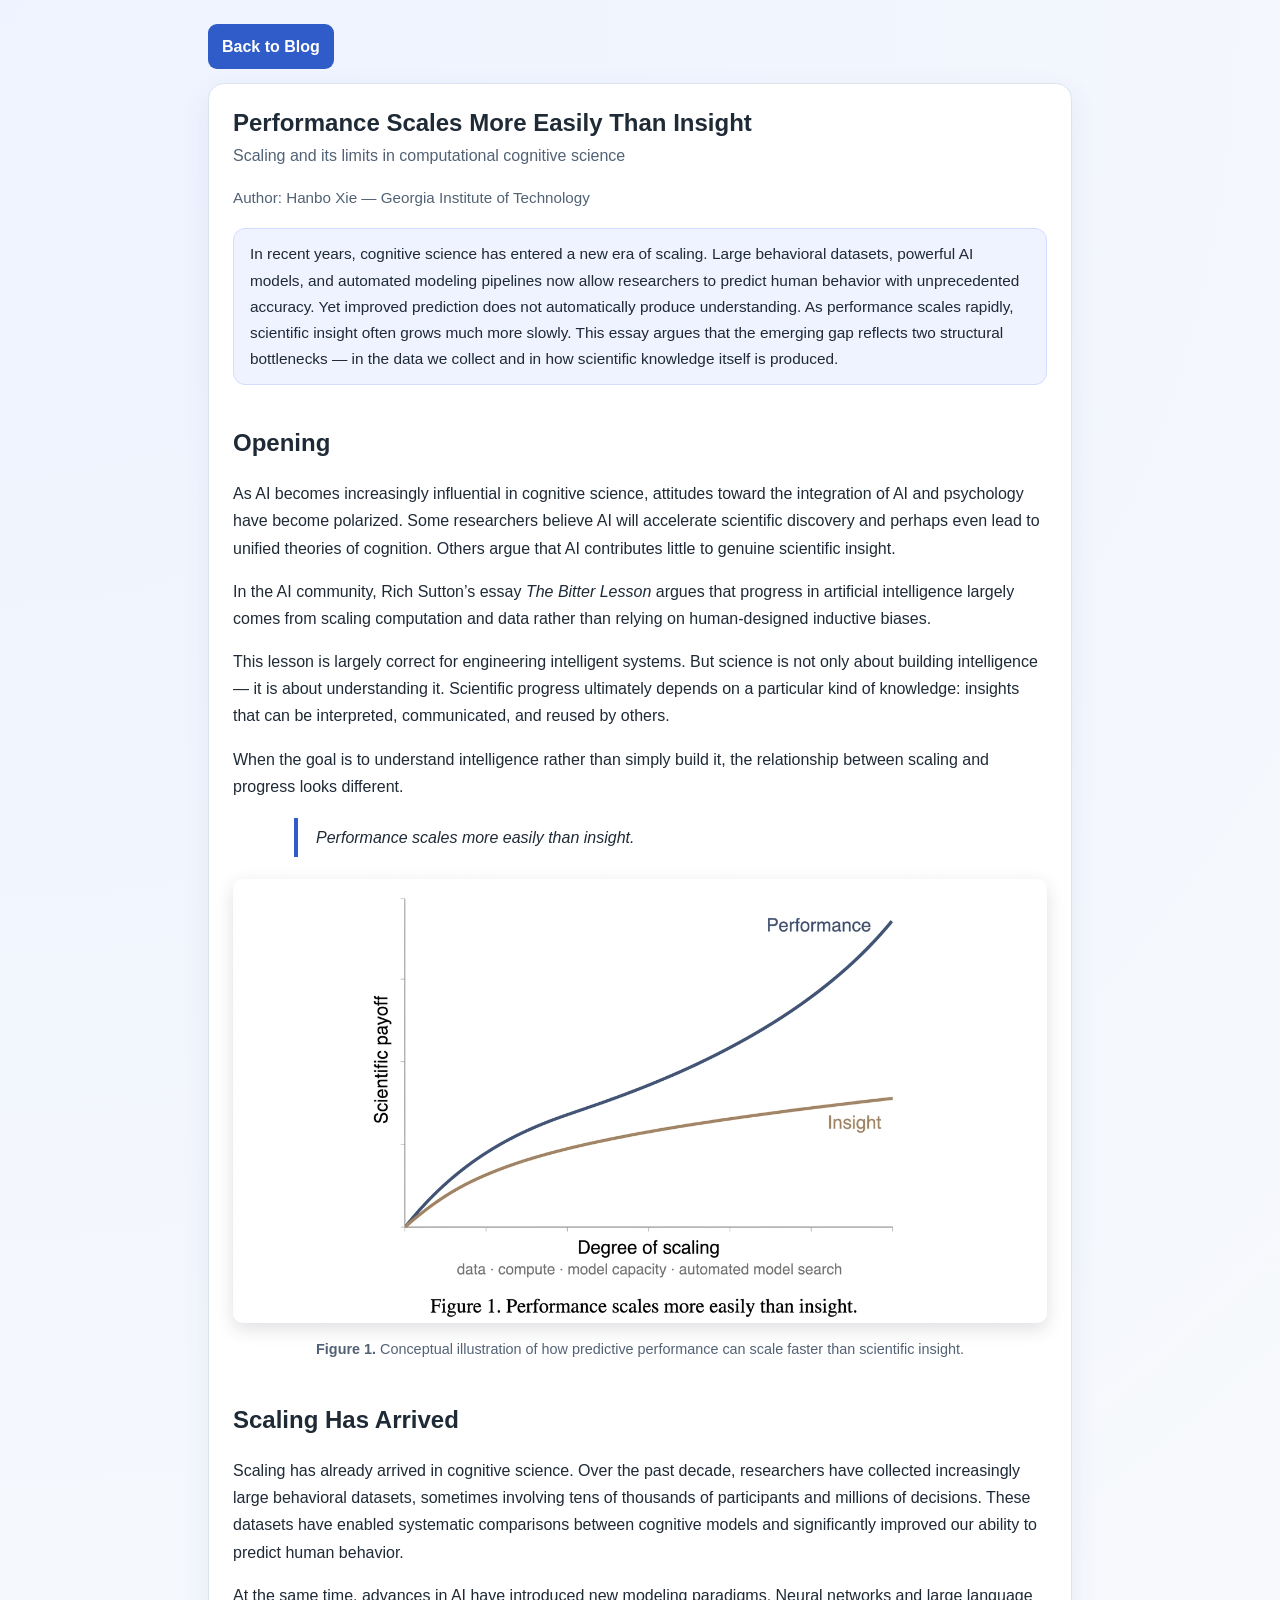
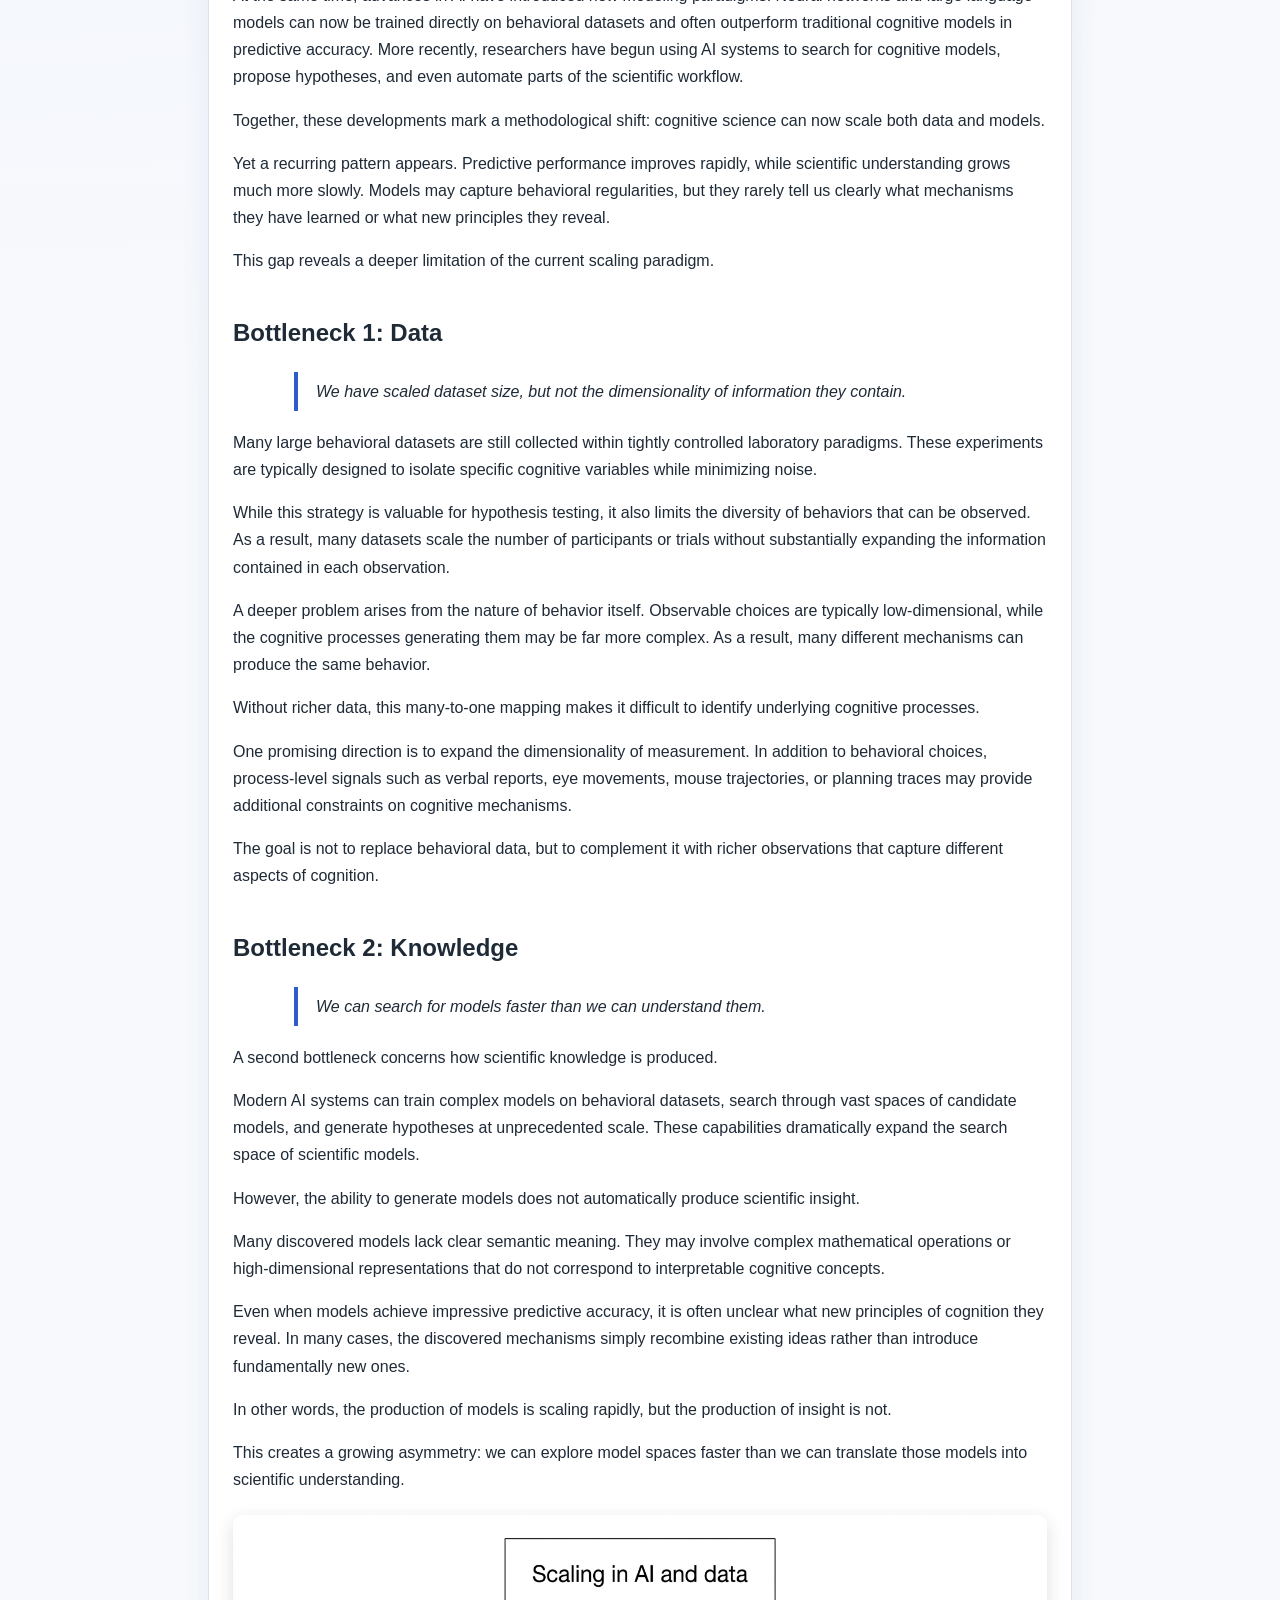
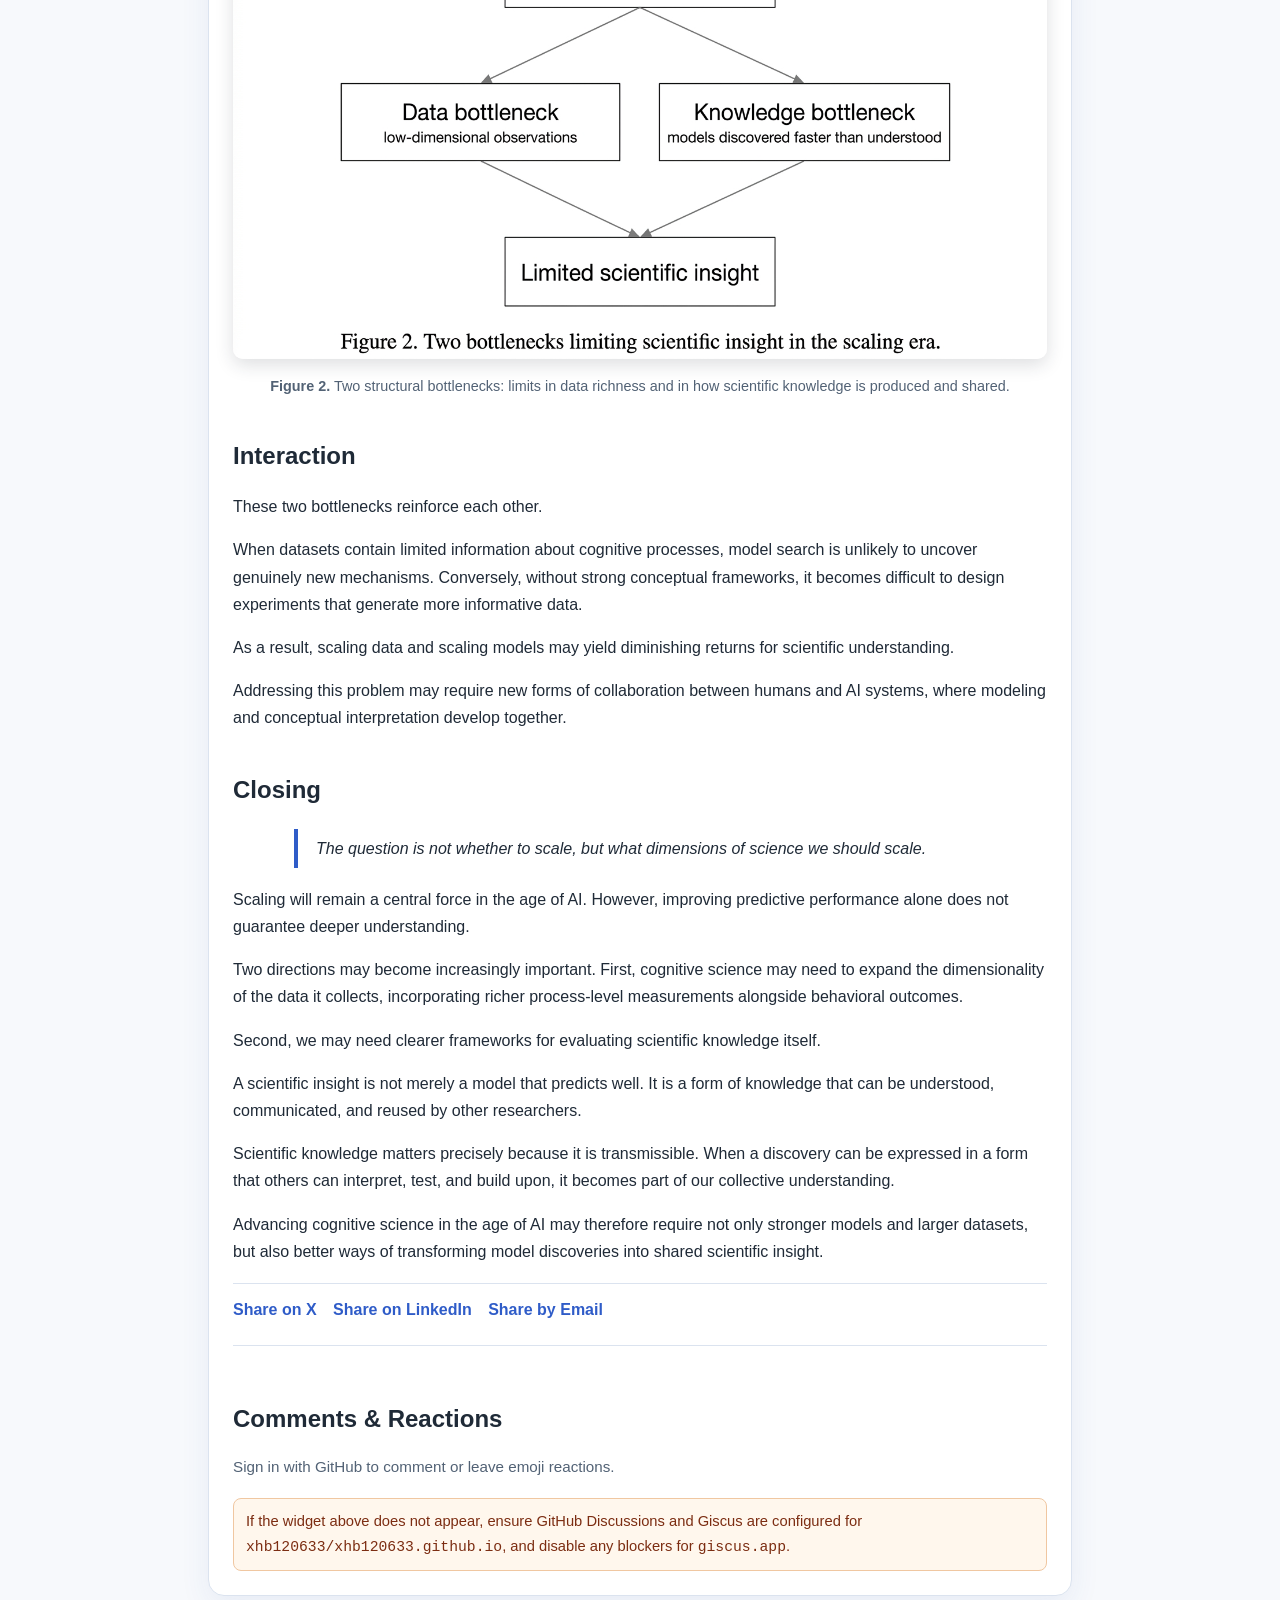
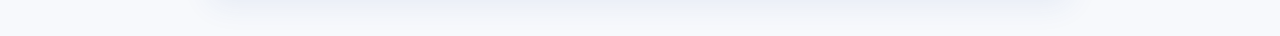
<file: blog/performance-scales-more-easily-than-insight.html>
<!DOCTYPE html>
<html lang="en">
<head>
    <meta charset="UTF-8">
    <meta name="viewport" content="width=device-width, initial-scale=1.0">
    <title>Performance Scales More Easily Than Insight | Hanbo Xie</title>
    <style>
        :root {
            --bg: #f7f9fc;
            --surface: #ffffff;
            --text: #1f2a37;
            --muted: #526275;
            --primary: #2f5cc8;
            --primary-dark: #2448a0;
            --border: #dbe3ef;
            --shadow: 0 10px 30px rgba(36, 72, 160, 0.08);
        }

        * {
            box-sizing: border-box;
        }

        body {
            margin: 0;
            font-family: "Inter", "Segoe UI", Arial, sans-serif;
            line-height: 1.7;
            color: var(--text);
            background: radial-gradient(circle at top left, #eef3ff 0%, var(--bg) 40%);
        }

        .container {
            max-width: 900px;
            margin: 0 auto;
            padding: 24px 18px 40px;
        }

        .card {
            background: var(--surface);
            border: 1px solid var(--border);
            border-radius: 16px;
            padding: 24px;
            box-shadow: var(--shadow);
        }

        h1 {
            margin-top: 0;
            margin-bottom: 4px;
            line-height: 1.25;
        }

        h2 {
            margin-top: 1.6em;
            margin-bottom: 0.35em;
        }

        .subtitle {
            color: var(--muted);
            margin: 0 0 4px;
        }

        .meta {
            color: var(--muted);
            margin-bottom: 18px;
            font-size: 0.95rem;
        }

        .btn {
            display: inline-block;
            background: var(--primary);
            color: #fff;
            padding: 9px 14px;
            border-radius: 9px;
            text-decoration: none;
            font-weight: 600;
            margin-bottom: 14px;
        }

        .btn:hover {
            background: var(--primary-dark);
        }

        .lead-box {
            margin: 14px 0 22px;
            padding: 12px 16px;
            border-radius: 12px;
            background: #eef3ff;
            border: 1px solid #d3ddff;
            font-size: 0.96rem;
            color: #1f2937;
        }

        .pullquote {
            margin: 18px auto;
            padding: 6px 18px;
            border-left: 4px solid var(--primary);
            font-style: italic;
            max-width: 85%;
        }

        figure {
            margin: 22px auto;
            text-align: center;
        }

        figure img {
            max-width: 100%;
            height: auto;
            border-radius: 10px;
            box-shadow: 0 6px 18px rgba(31, 41, 55, 0.15);
        }

        figure figcaption {
            margin-top: 6px;
            font-size: 0.9rem;
            color: var(--muted);
        }

        .share-row {
            margin: 18px 0 8px;
            padding-top: 12px;
            border-top: 1px solid var(--border);
        }

        .share-row a {
            color: var(--primary);
            text-decoration: none;
            margin-right: 12px;
            font-weight: 600;
        }

        .share-row a:hover {
            text-decoration: underline;
        }

        .comments-wrap {
            margin-top: 22px;
            border-top: 1px solid var(--border);
            padding-top: 14px;
        }

        .comment-help {
            margin-top: 10px;
            padding: 10px 12px;
            border: 1px solid #f0c7a1;
            border-radius: 8px;
            background: #fff7ed;
            color: #7c2d12;
            font-size: 0.92rem;
        }

        .comment-help a {
            color: #9a3412;
            font-weight: 600;
            text-decoration: none;
        }

        .comment-help a:hover {
            text-decoration: underline;
        }
    </style>
</head>
<body>
    <div class="container">
        <a class="btn" href="../index.html#blog">Back to Blog</a>

        <article class="card">
            <h1>Performance Scales More Easily Than Insight</h1>
            <p class="subtitle">Scaling and its limits in computational cognitive science</p>
            <p class="meta">Author: Hanbo Xie — Georgia Institute of Technology</p>

            <div class="lead-box">
                In recent years, cognitive science has entered a new era of scaling. Large behavioral datasets, powerful AI models, and automated modeling pipelines now allow researchers to predict human behavior with unprecedented accuracy. Yet improved prediction does not automatically produce understanding. As performance scales rapidly, scientific insight often grows much more slowly. This essay argues that the emerging gap reflects two structural bottlenecks — in the data we collect and in how scientific knowledge itself is produced.
            </div>

            <h2>Opening</h2>
            <p>As AI becomes increasingly influential in cognitive science, attitudes toward the integration of AI and psychology have become polarized. Some researchers believe AI will accelerate scientific discovery and perhaps even lead to unified theories of cognition. Others argue that AI contributes little to genuine scientific insight.</p>
            <p>In the AI community, Rich Sutton’s essay <em>The Bitter Lesson</em> argues that progress in artificial intelligence largely comes from scaling computation and data rather than relying on human-designed inductive biases.</p>
            <p>This lesson is largely correct for engineering intelligent systems. But science is not only about building intelligence — it is about understanding it. Scientific progress ultimately depends on a particular kind of knowledge: insights that can be interpreted, communicated, and reused by others.</p>
            <p>When the goal is to understand intelligence rather than simply build it, the relationship between scaling and progress looks different.</p>

            <div class="pullquote">
                Performance scales more easily than insight.
            </div>

            <figure>
                <img src="blog1-Performance%20Scales%20More%20Easily%20Than%20Insight/figure1_performance_vs_insight.png" alt="Illustration of performance increasing faster than insight as scale grows.">
                <figcaption><strong>Figure 1.</strong> Conceptual illustration of how predictive performance can scale faster than scientific insight.</figcaption>
            </figure>

            <h2>Scaling Has Arrived</h2>
            <p>Scaling has already arrived in cognitive science. Over the past decade, researchers have collected increasingly large behavioral datasets, sometimes involving tens of thousands of participants and millions of decisions. These datasets have enabled systematic comparisons between cognitive models and significantly improved our ability to predict human behavior.</p>
            <p>At the same time, advances in AI have introduced new modeling paradigms. Neural networks and large language models can now be trained directly on behavioral datasets and often outperform traditional cognitive models in predictive accuracy. More recently, researchers have begun using AI systems to search for cognitive models, propose hypotheses, and even automate parts of the scientific workflow.</p>
            <p>Together, these developments mark a methodological shift: cognitive science can now scale both data and models.</p>
            <p>Yet a recurring pattern appears. Predictive performance improves rapidly, while scientific understanding grows much more slowly. Models may capture behavioral regularities, but they rarely tell us clearly what mechanisms they have learned or what new principles they reveal.</p>
            <p>This gap reveals a deeper limitation of the current scaling paradigm.</p>

            <h2>Bottleneck 1: Data</h2>
            <div class="pullquote">
                We have scaled dataset size, but not the dimensionality of information they contain.
            </div>
            <p>Many large behavioral datasets are still collected within tightly controlled laboratory paradigms. These experiments are typically designed to isolate specific cognitive variables while minimizing noise.</p>
            <p>While this strategy is valuable for hypothesis testing, it also limits the diversity of behaviors that can be observed. As a result, many datasets scale the number of participants or trials without substantially expanding the information contained in each observation.</p>
            <p>A deeper problem arises from the nature of behavior itself. Observable choices are typically low-dimensional, while the cognitive processes generating them may be far more complex. As a result, many different mechanisms can produce the same behavior.</p>
            <p>Without richer data, this many-to-one mapping makes it difficult to identify underlying cognitive processes.</p>
            <p>One promising direction is to expand the dimensionality of measurement. In addition to behavioral choices, process-level signals such as verbal reports, eye movements, mouse trajectories, or planning traces may provide additional constraints on cognitive mechanisms.</p>
            <p>The goal is not to replace behavioral data, but to complement it with richer observations that capture different aspects of cognition.</p>

            <h2>Bottleneck 2: Knowledge</h2>
            <div class="pullquote">
                We can search for models faster than we can understand them.
            </div>
            <p>A second bottleneck concerns how scientific knowledge is produced.</p>
            <p>Modern AI systems can train complex models on behavioral datasets, search through vast spaces of candidate models, and generate hypotheses at unprecedented scale. These capabilities dramatically expand the search space of scientific models.</p>
            <p>However, the ability to generate models does not automatically produce scientific insight.</p>
            <p>Many discovered models lack clear semantic meaning. They may involve complex mathematical operations or high-dimensional representations that do not correspond to interpretable cognitive concepts.</p>
            <p>Even when models achieve impressive predictive accuracy, it is often unclear what new principles of cognition they reveal. In many cases, the discovered mechanisms simply recombine existing ideas rather than introduce fundamentally new ones.</p>
            <p>In other words, the production of models is scaling rapidly, but the production of insight is not.</p>
            <p>This creates a growing asymmetry: we can explore model spaces faster than we can translate those models into scientific understanding.</p>

            <figure>
                <img src="blog1-Performance%20Scales%20More%20Easily%20Than%20Insight/figure2_two_bottlenecks.png" alt="Diagram summarizing two bottlenecks: data and knowledge.">
                <figcaption><strong>Figure 2.</strong> Two structural bottlenecks: limits in data richness and in how scientific knowledge is produced and shared.</figcaption>
            </figure>

            <h2>Interaction</h2>
            <p>These two bottlenecks reinforce each other.</p>
            <p>When datasets contain limited information about cognitive processes, model search is unlikely to uncover genuinely new mechanisms. Conversely, without strong conceptual frameworks, it becomes difficult to design experiments that generate more informative data.</p>
            <p>As a result, scaling data and scaling models may yield diminishing returns for scientific understanding.</p>
            <p>Addressing this problem may require new forms of collaboration between humans and AI systems, where modeling and conceptual interpretation develop together.</p>

            <h2>Closing</h2>
            <div class="pullquote">
                The question is not whether to scale, but what dimensions of science we should scale.
            </div>
            <p>Scaling will remain a central force in the age of AI. However, improving predictive performance alone does not guarantee deeper understanding.</p>
            <p>Two directions may become increasingly important. First, cognitive science may need to expand the dimensionality of the data it collects, incorporating richer process-level measurements alongside behavioral outcomes.</p>
            <p>Second, we may need clearer frameworks for evaluating scientific knowledge itself.</p>
            <p>A scientific insight is not merely a model that predicts well. It is a form of knowledge that can be understood, communicated, and reused by other researchers.</p>
            <p>Scientific knowledge matters precisely because it is transmissible. When a discovery can be expressed in a form that others can interpret, test, and build upon, it becomes part of our collective understanding.</p>
            <p>Advancing cognitive science in the age of AI may therefore require not only stronger models and larger datasets, but also better ways of transforming model discoveries into shared scientific insight.</p>

            <div class="share-row">
                <a href="https://twitter.com/intent/tweet?text=Performance%20Scales%20More%20Easily%20Than%20Insight&url=https://xhb120633.github.io/blog/performance-scales-more-easily-than-insight.html" target="_blank" rel="noopener noreferrer">Share on X</a>
                <a href="https://www.linkedin.com/sharing/share-offsite/?url=https://xhb120633.github.io/blog/performance-scales-more-easily-than-insight.html" target="_blank" rel="noopener noreferrer">Share on LinkedIn</a>
                <a href="mailto:?subject=Performance%20Scales%20More%20Easily%20Than%20Insight&body=https://xhb120633.github.io/blog/performance-scales-more-easily-than-insight.html">Share by Email</a>
            </div>

            <div class="comments-wrap">
                <h2>Comments &amp; Reactions</h2>
                <p class="meta">Sign in with GitHub to comment or leave emoji reactions.</p>
                <script src="https://giscus.app/client.js"
                    data-repo="xhb120633/xhb120633.github.io"
                    data-repo-id="R_kgDOJWNfMw"
                    data-category="General"
                    data-category-id="DIC_kwDOJWNfM84C3Vu6"
                    data-mapping="pathname"
                    data-strict="0"
                    data-reactions-enabled="1"
                    data-emit-metadata="0"
                    data-input-position="bottom"
                    data-theme="preferred_color_scheme"
                    data-lang="zh-CN"
                    crossorigin="anonymous"
                    async>
                </script>
                <div class="comment-help">
                    If the widget above does not appear, ensure GitHub Discussions and Giscus are configured for
                    <code>xhb120633/xhb120633.github.io</code>, and disable any blockers for <code>giscus.app</code>.
                </div>
            </div>
        </article>
    </div>
</body>
</html>
</file>
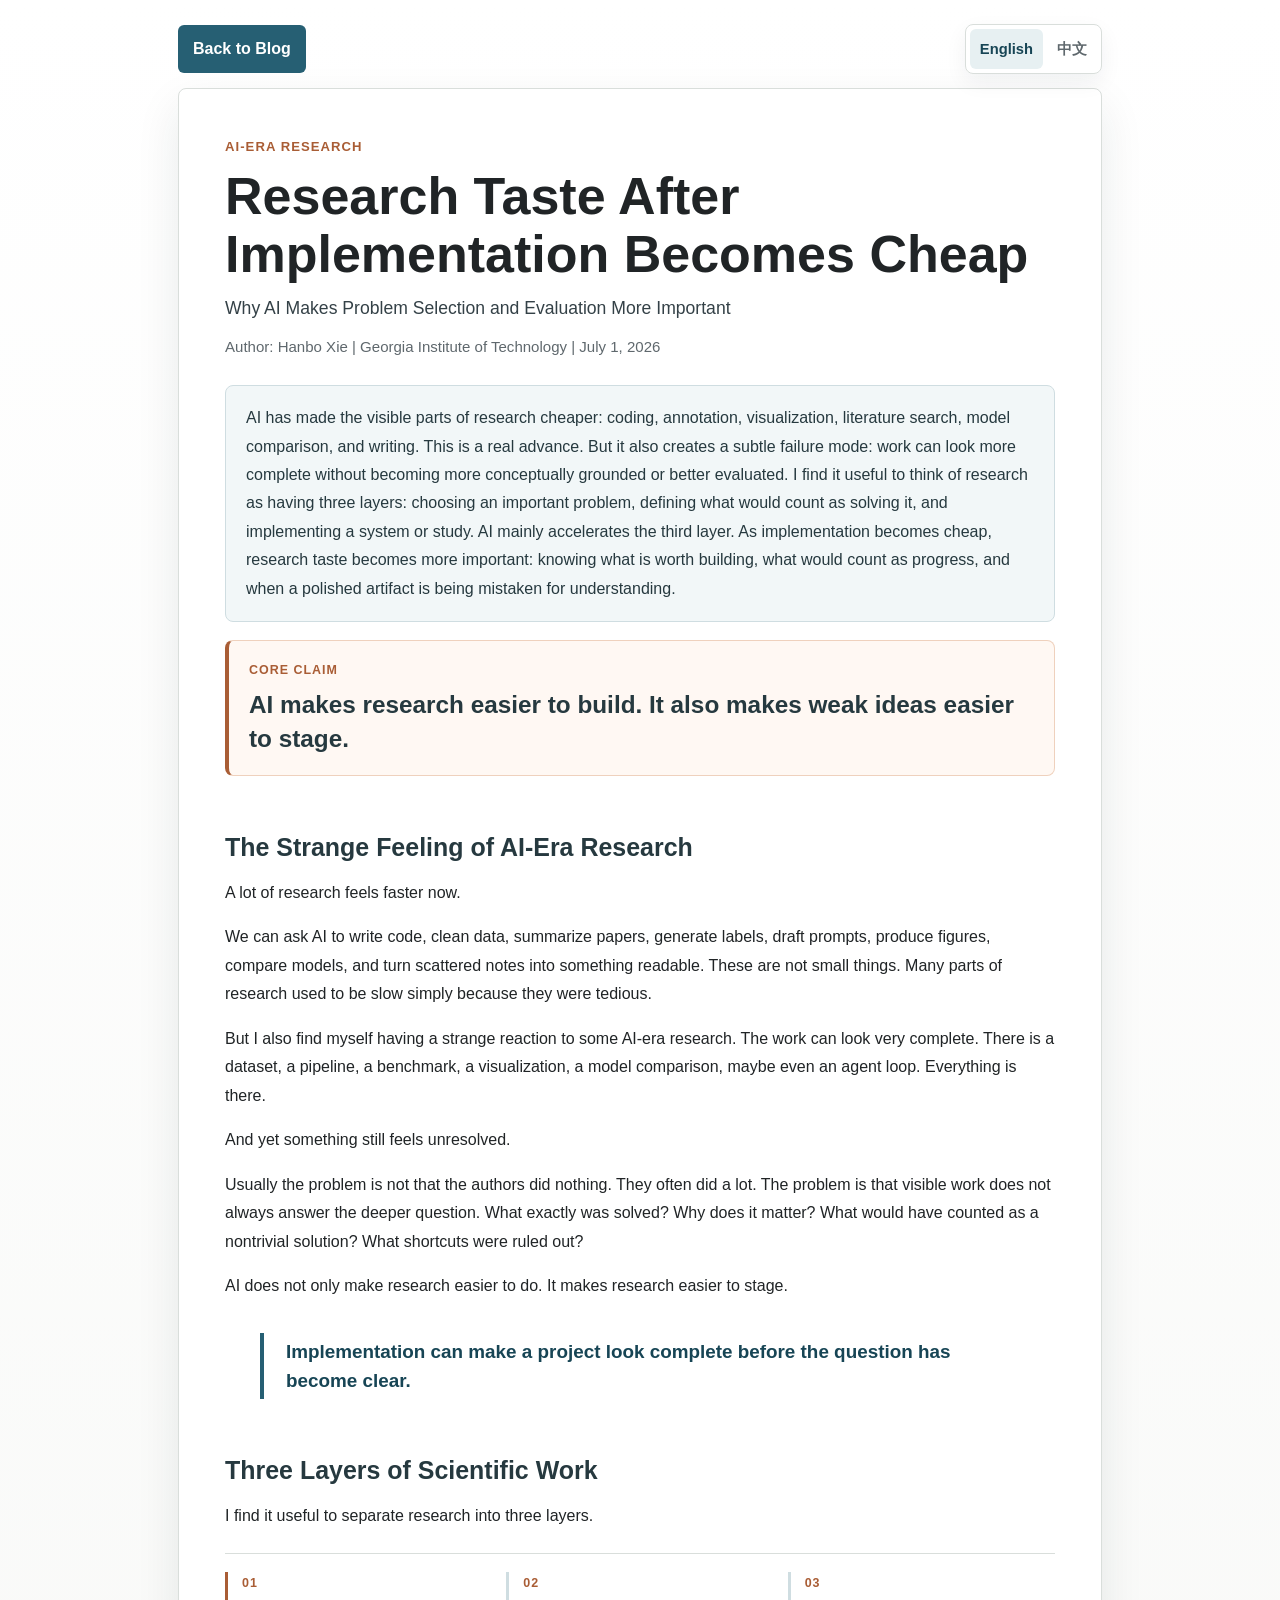
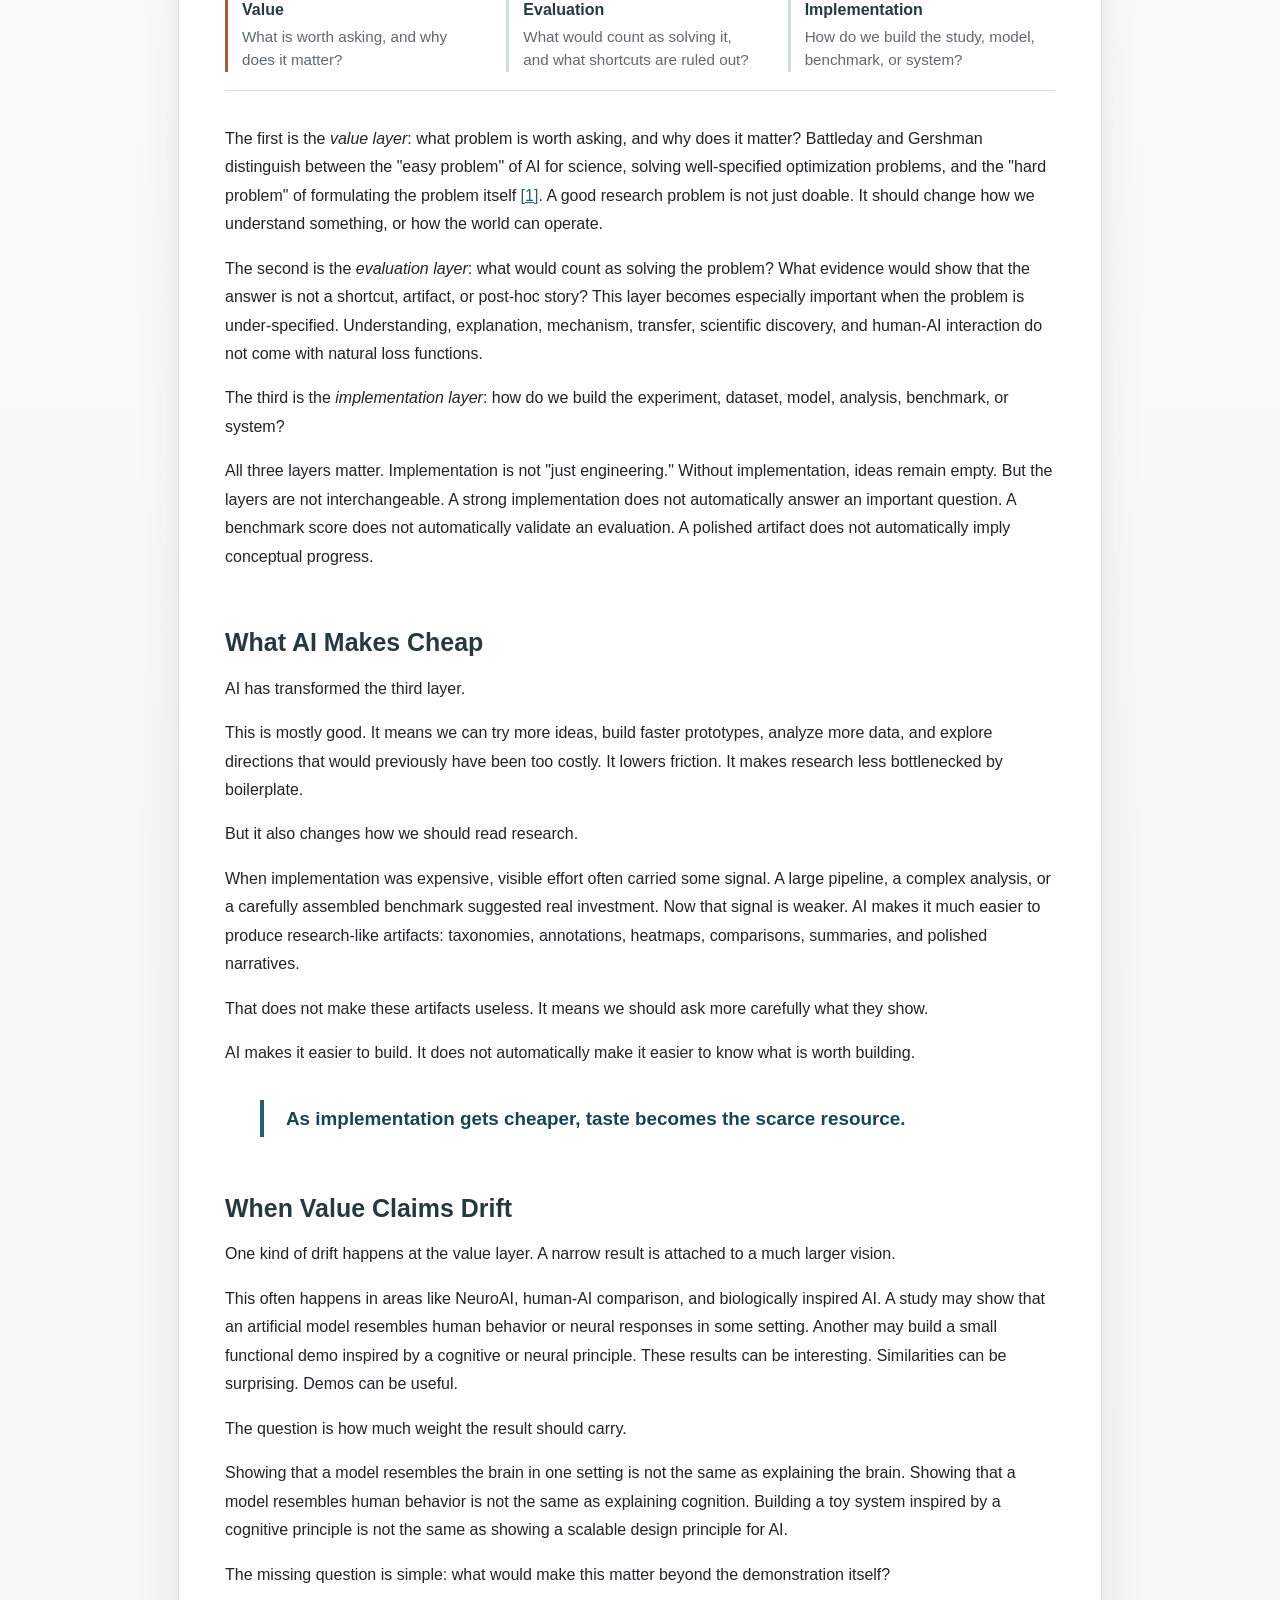
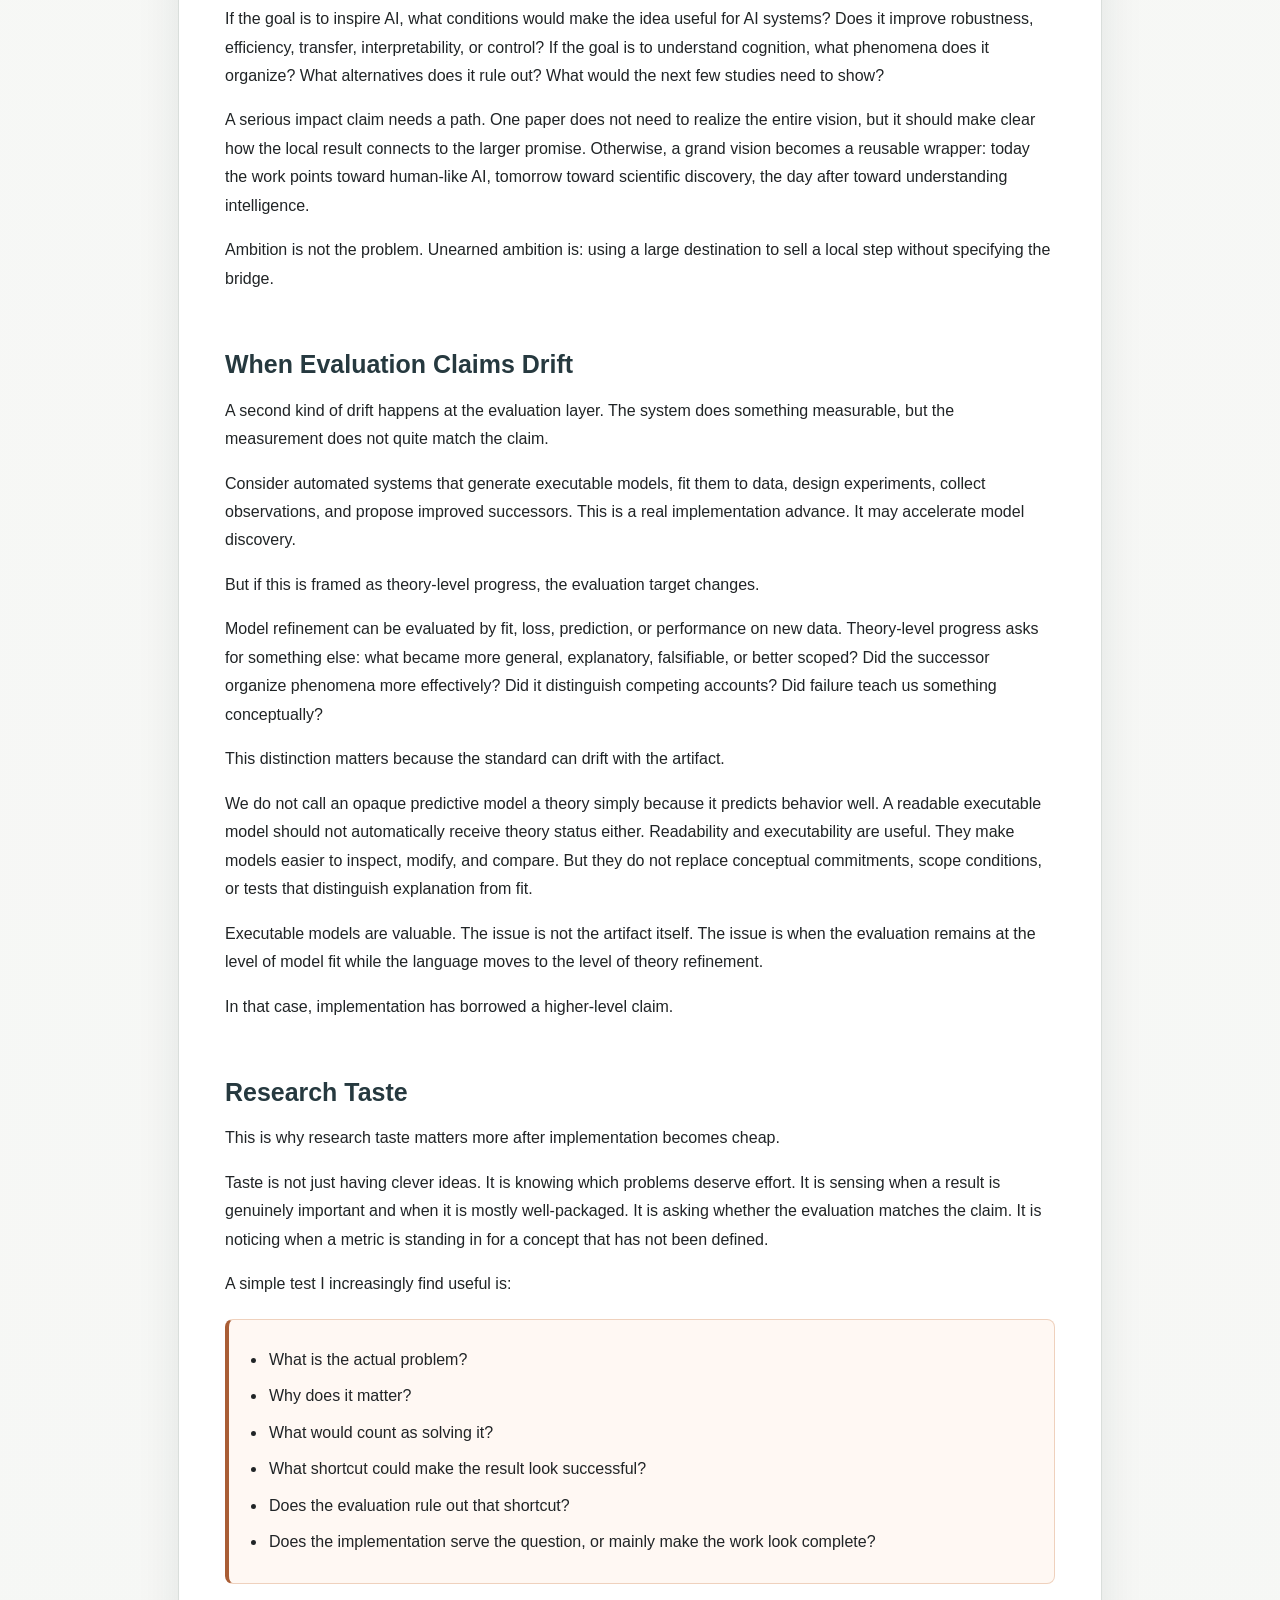
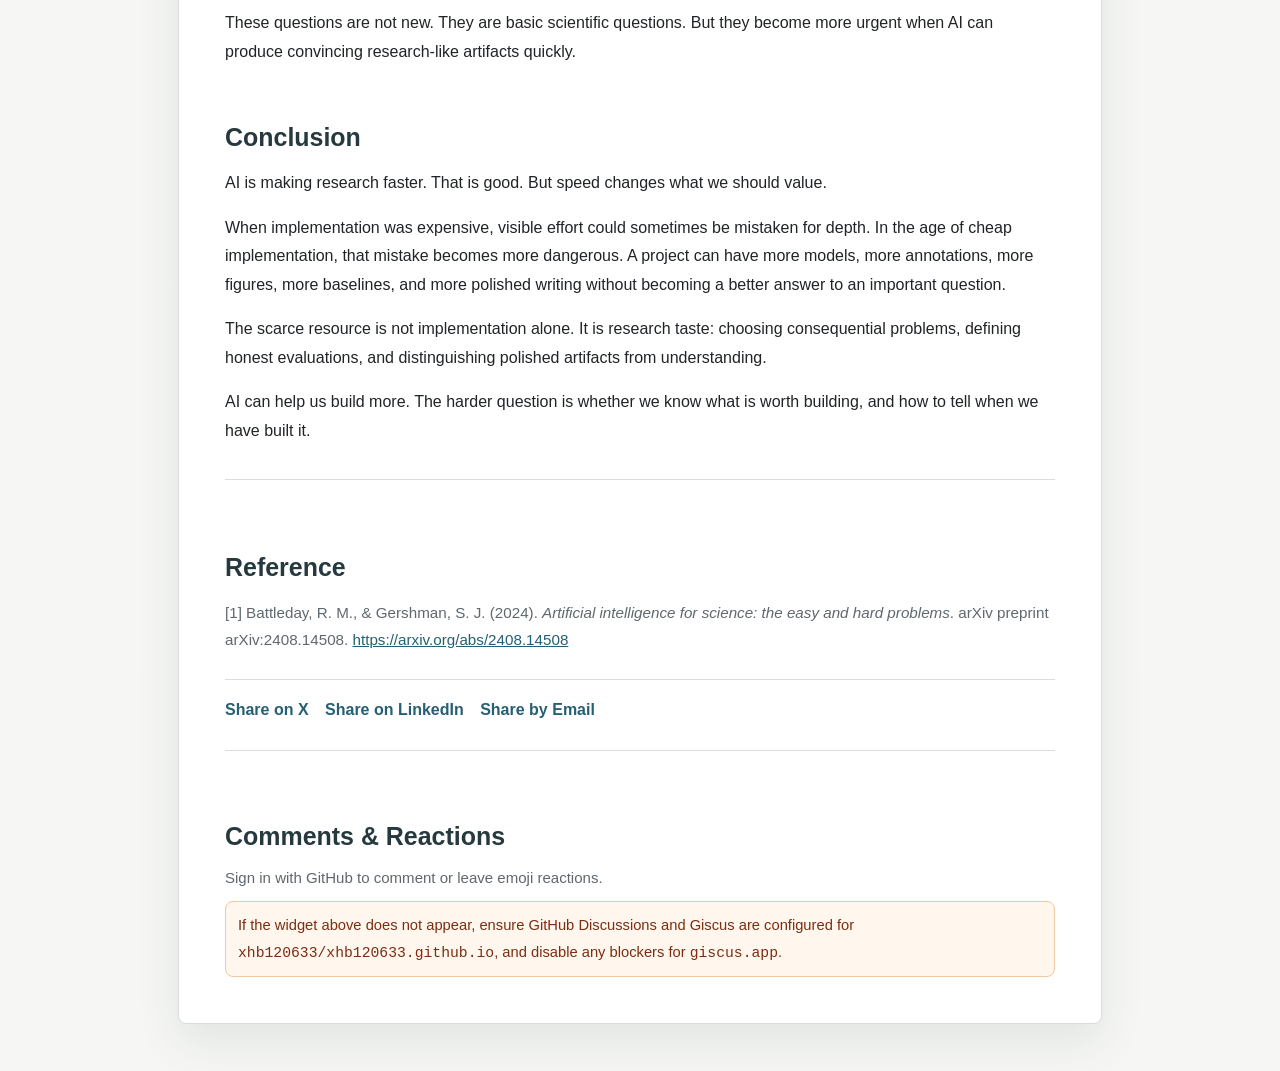
<file: blog/research-taste-after-implementation-becomes-cheap.html>
<!DOCTYPE html>
<html lang="en">
<head>
    <meta charset="UTF-8">
    <meta name="viewport" content="width=device-width, initial-scale=1.0">
    <title>Research Taste After Implementation Becomes Cheap | Hanbo Xie</title>
    <meta name="description" content="Why AI makes problem selection and evaluation more important as implementation becomes cheaper.">
    <style>
        :root {
            --bg: #f6f7f5;
            --surface: #ffffff;
            --surface-soft: #f9faf8;
            --text: #202426;
            --muted: #5f686d;
            --primary: #265f73;
            --primary-dark: #174555;
            --accent: #a95d35;
            --border: #d9dedb;
            --shadow: 0 18px 45px rgba(24, 42, 48, 0.09);
        }

        * {
            box-sizing: border-box;
        }

        body {
            margin: 0;
            font-family: "Inter", "Segoe UI", Arial, sans-serif;
            line-height: 1.78;
            color: var(--text);
            background:
                linear-gradient(180deg, rgba(255, 255, 255, 0.88) 0%, rgba(246, 247, 245, 0.94) 42%, var(--bg) 100%);
        }

        a {
            color: var(--primary);
        }

        a:hover {
            color: var(--primary-dark);
        }

        button:focus-visible,
        a:focus-visible {
            outline: 3px solid rgba(169, 93, 53, 0.28);
            outline-offset: 2px;
        }

        .container {
            max-width: 960px;
            margin: 0 auto;
            padding: 24px 18px 48px;
        }

        .topbar {
            display: flex;
            justify-content: space-between;
            align-items: center;
            gap: 14px;
            margin-bottom: 14px;
        }

        .btn {
            display: inline-block;
            background: var(--primary);
            color: #ffffff;
            padding: 9px 14px;
            border-radius: 6px;
            text-decoration: none;
            font-weight: 700;
            border: 1px solid transparent;
            cursor: pointer;
            transition: 0.2s ease;
            white-space: nowrap;
        }

        .btn:hover {
            background: var(--primary-dark);
            color: #ffffff;
        }

        .lang-switch {
            display: inline-flex;
            align-items: center;
            gap: 4px;
            padding: 4px;
            border: 1px solid var(--border);
            border-radius: 8px;
            background: rgba(255, 255, 255, 0.88);
            box-shadow: 0 8px 22px rgba(24, 42, 48, 0.06);
        }

        .lang-switch button {
            border: 0;
            background: transparent;
            color: var(--muted);
            border-radius: 6px;
            padding: 7px 10px;
            font: inherit;
            font-size: 0.92rem;
            font-weight: 750;
            cursor: pointer;
        }

        .lang-switch button.active {
            background: #e7f0f2;
            color: var(--primary-dark);
        }

        .post {
            background: var(--surface);
            border: 1px solid var(--border);
            border-radius: 8px;
            padding: clamp(24px, 5vw, 46px);
            box-shadow: var(--shadow);
        }

        .eyebrow {
            margin: 0 0 8px;
            color: var(--accent);
            font-size: 0.82rem;
            font-weight: 800;
            letter-spacing: 0.08em;
            text-transform: uppercase;
        }

        h1 {
            margin: 0;
            font-size: clamp(2.1rem, 4.4vw, 3.25rem);
            line-height: 1.12;
            letter-spacing: 0;
        }

        .subtitle {
            margin: 12px 0 0;
            color: #344147;
            font-size: 1.1rem;
            line-height: 1.55;
        }

        .meta {
            color: var(--muted);
            font-size: 0.94rem;
            margin: 12px 0 0;
        }

        .lead-box {
            margin: 24px 0 18px;
            padding: 18px 20px;
            border: 1px solid #cfdde1;
            border-radius: 8px;
            background: #f2f7f8;
            color: #26393f;
        }

        .lead-box p {
            margin: 0;
        }

        .thesis-card {
            margin: 18px 0 36px;
            padding: 18px 20px;
            border: 1px solid #efd1bd;
            border-left: 4px solid var(--accent);
            border-radius: 8px;
            background: #fff8f3;
        }

        .thesis-card .kicker {
            margin: 0 0 6px;
            color: var(--accent);
            font-size: 0.78rem;
            font-weight: 850;
            letter-spacing: 0.08em;
            text-transform: uppercase;
        }

        .thesis-card .slogan {
            margin: 0;
            color: #26393f;
            font-size: clamp(1.18rem, 2.2vw, 1.52rem);
            font-weight: 820;
            line-height: 1.42;
        }

        .pullquote {
            max-width: 760px;
            margin: 32px auto;
            padding: 4px 0 4px 22px;
            border-left: 4px solid var(--primary);
            color: var(--primary-dark);
        }

        .pullquote p {
            margin: 0;
            font-size: 1.18rem;
            font-weight: 780;
            line-height: 1.55;
        }

        .framework-grid {
            display: grid;
            grid-template-columns: repeat(3, minmax(0, 1fr));
            gap: 14px;
            margin: 22px 0 34px;
            padding: 18px 0;
            border-top: 1px solid var(--border);
            border-bottom: 1px solid var(--border);
        }

        .framework-step {
            padding: 0 14px;
            border-left: 3px solid #cfdde1;
        }

        .framework-step:first-child {
            border-left-color: var(--accent);
        }

        .framework-step span {
            display: block;
            color: var(--accent);
            font-size: 0.78rem;
            font-weight: 850;
            letter-spacing: 0.08em;
            margin-bottom: 6px;
        }

        .framework-step h3 {
            margin: 0 0 6px;
            color: #26393f;
            font-size: 1rem;
            line-height: 1.25;
        }

        .framework-step p {
            margin: 0;
            color: var(--muted);
            font-size: 0.95rem;
            line-height: 1.5;
        }

        .post-content {
            display: none;
        }

        .post-content.active {
            display: block;
        }

        h2 {
            margin-top: 2.25em;
            margin-bottom: 0.35em;
            color: #26393f;
            font-size: 1.56rem;
            line-height: 1.25;
            letter-spacing: 0;
        }

        p {
            margin: 1em 0;
        }

        .question-list {
            margin: 1.25em 0 1.6em;
            padding: 18px 22px 18px 38px;
            border: 1px solid #efd1bd;
            border-left: 4px solid var(--accent);
            border-radius: 8px;
            background: #fff8f3;
        }

        .question-list li {
            margin: 0.5em 0;
            padding-left: 2px;
        }

        .references {
            margin-top: 34px;
            padding-top: 16px;
            border-top: 1px solid var(--border);
            color: var(--muted);
            font-size: 0.95rem;
        }

        .share-row {
            margin: 26px 0 8px;
            padding-top: 16px;
            border-top: 1px solid var(--border);
        }

        .share-row a {
            color: var(--primary);
            text-decoration: none;
            margin-right: 12px;
            font-weight: 700;
        }

        .share-row a:hover {
            text-decoration: underline;
        }

        .comments-wrap {
            margin-top: 26px;
            border-top: 1px solid var(--border);
            padding-top: 14px;
        }

        .comment-help {
            margin-top: 10px;
            padding: 10px 12px;
            border: 1px solid #f0c7a1;
            border-radius: 8px;
            background: #fff7ed;
            color: #7c2d12;
            font-size: 0.92rem;
        }

        .comment-help a {
            color: #9a3412;
            font-weight: 700;
            text-decoration: none;
        }

        .comment-help a:hover {
            text-decoration: underline;
        }

        @media (max-width: 680px) {
            .container {
                padding: 16px 12px 34px;
            }

            .topbar {
                align-items: stretch;
                flex-direction: column;
            }

            .btn {
                text-align: center;
            }

            .lang-switch {
                display: grid;
                grid-template-columns: 1fr 1fr;
                width: 100%;
            }

            .lang-switch button {
                width: 100%;
            }

            .post {
                padding: 22px 18px;
            }

            .framework-grid {
                grid-template-columns: 1fr;
            }

            .framework-step {
                padding: 0 0 0 14px;
            }
        }
    </style>
</head>
<body data-lang="en">
    <div class="container">
        <div class="topbar">
            <a class="btn" href="../index.html#blog">Back to Blog</a>
            <div class="lang-switch" role="group" aria-label="Language">
                <button type="button" class="active" data-lang-button="en" aria-pressed="true">English</button>
                <button type="button" data-lang-button="zh" aria-pressed="false">中文</button>
            </div>
        </div>

        <article class="post">
            <header class="post-content active" data-lang="en">
                <p class="eyebrow">AI-era research</p>
                <h1>Research Taste After Implementation Becomes Cheap</h1>
                <p class="subtitle">Why AI Makes Problem Selection and Evaluation More Important</p>
                <p class="meta">Author: Hanbo Xie | Georgia Institute of Technology | July 1, 2026</p>
                <div class="lead-box">
                    <p>AI has made the visible parts of research cheaper: coding, annotation, visualization, literature search, model comparison, and writing. This is a real advance. But it also creates a subtle failure mode: work can look more complete without becoming more conceptually grounded or better evaluated. I find it useful to think of research as having three layers: choosing an important problem, defining what would count as solving it, and implementing a system or study. AI mainly accelerates the third layer. As implementation becomes cheap, research taste becomes more important: knowing what is worth building, what would count as progress, and when a polished artifact is being mistaken for understanding.</p>
                </div>
                <div class="thesis-card">
                    <p class="kicker">Core claim</p>
                    <p class="slogan">AI makes research easier to build. It also makes weak ideas easier to stage.</p>
                </div>
            </header>

            <header class="post-content" data-lang="zh">
                <p class="eyebrow">AI 时代的研究</p>
                <h1>当实现变得廉价之后，研究品味变得重要</h1>
                <p class="subtitle">为什么 AI 让问题选择和评价变得更重要</p>
                <p class="meta">作者：Hanbo Xie | Georgia Institute of Technology | 2026 年 7 月 1 日</p>
                <div class="lead-box">
                    <p>AI 已经让研究中最可见的部分变便宜了：写代码、做标注、画图、搜文献、比较模型、写作。这当然是进步。但它也带来一个很隐蔽的失败模式：一项工作可以看起来更完整，却没有变得更有概念根基，也没有经过更好的评价。我觉得可以把研究分成三层：选择一个重要的问题，定义什么才算解决它，以及实现一个系统或一项研究。AI 主要加速的是第三层。当实现变得廉价之后，研究品味反而更重要：知道什么值得做，什么才算进展，以及什么时候我们把一个打磨得很漂亮的研究产物误认为理解。</p>
                </div>
                <div class="thesis-card">
                    <p class="kicker">核心主张</p>
                    <p class="slogan">AI 让研究更容易被搭建，也让不够扎实的想法更容易被包装成完整的样子。</p>
                </div>
            </header>

            <section class="post-content active" data-lang="en">
                <h2>The Strange Feeling of AI-Era Research</h2>
                <p>A lot of research feels faster now.</p>
                <p>We can ask AI to write code, clean data, summarize papers, generate labels, draft prompts, produce figures, compare models, and turn scattered notes into something readable. These are not small things. Many parts of research used to be slow simply because they were tedious.</p>
                <p>But I also find myself having a strange reaction to some AI-era research. The work can look very complete. There is a dataset, a pipeline, a benchmark, a visualization, a model comparison, maybe even an agent loop. Everything is there.</p>
                <p>And yet something still feels unresolved.</p>
                <p>Usually the problem is not that the authors did nothing. They often did a lot. The problem is that visible work does not always answer the deeper question. What exactly was solved? Why does it matter? What would have counted as a nontrivial solution? What shortcuts were ruled out?</p>
                <p>AI does not only make research easier to do. It makes research easier to stage.</p>
                <aside class="pullquote">
                    <p>Implementation can make a project look complete before the question has become clear.</p>
                </aside>

                <h2>Three Layers of Scientific Work</h2>
                <p>I find it useful to separate research into three layers.</p>
                <div class="framework-grid" aria-label="Three layers of scientific work">
                    <div class="framework-step">
                        <span>01</span>
                        <h3>Value</h3>
                        <p>What is worth asking, and why does it matter?</p>
                    </div>
                    <div class="framework-step">
                        <span>02</span>
                        <h3>Evaluation</h3>
                        <p>What would count as solving it, and what shortcuts are ruled out?</p>
                    </div>
                    <div class="framework-step">
                        <span>03</span>
                        <h3>Implementation</h3>
                        <p>How do we build the study, model, benchmark, or system?</p>
                    </div>
                </div>
                <p>The first is the <em>value layer</em>: what problem is worth asking, and why does it matter? Battleday and Gershman distinguish between the "easy problem" of AI for science, solving well-specified optimization problems, and the "hard problem" of formulating the problem itself <a href="#ref-battleday-en">[1]</a>. A good research problem is not just doable. It should change how we understand something, or how the world can operate.</p>
                <p>The second is the <em>evaluation layer</em>: what would count as solving the problem? What evidence would show that the answer is not a shortcut, artifact, or post-hoc story? This layer becomes especially important when the problem is under-specified. Understanding, explanation, mechanism, transfer, scientific discovery, and human-AI interaction do not come with natural loss functions.</p>
                <p>The third is the <em>implementation layer</em>: how do we build the experiment, dataset, model, analysis, benchmark, or system?</p>
                <p>All three layers matter. Implementation is not "just engineering." Without implementation, ideas remain empty. But the layers are not interchangeable. A strong implementation does not automatically answer an important question. A benchmark score does not automatically validate an evaluation. A polished artifact does not automatically imply conceptual progress.</p>

                <h2>What AI Makes Cheap</h2>
                <p>AI has transformed the third layer.</p>
                <p>This is mostly good. It means we can try more ideas, build faster prototypes, analyze more data, and explore directions that would previously have been too costly. It lowers friction. It makes research less bottlenecked by boilerplate.</p>
                <p>But it also changes how we should read research.</p>
                <p>When implementation was expensive, visible effort often carried some signal. A large pipeline, a complex analysis, or a carefully assembled benchmark suggested real investment. Now that signal is weaker. AI makes it much easier to produce research-like artifacts: taxonomies, annotations, heatmaps, comparisons, summaries, and polished narratives.</p>
                <p>That does not make these artifacts useless. It means we should ask more carefully what they show.</p>
                <p>AI makes it easier to build. It does not automatically make it easier to know what is worth building.</p>
                <aside class="pullquote">
                    <p>As implementation gets cheaper, taste becomes the scarce resource.</p>
                </aside>

                <h2>When Value Claims Drift</h2>
                <p>One kind of drift happens at the value layer. A narrow result is attached to a much larger vision.</p>
                <p>This often happens in areas like NeuroAI, human-AI comparison, and biologically inspired AI. A study may show that an artificial model resembles human behavior or neural responses in some setting. Another may build a small functional demo inspired by a cognitive or neural principle. These results can be interesting. Similarities can be surprising. Demos can be useful.</p>
                <p>The question is how much weight the result should carry.</p>
                <p>Showing that a model resembles the brain in one setting is not the same as explaining the brain. Showing that a model resembles human behavior is not the same as explaining cognition. Building a toy system inspired by a cognitive principle is not the same as showing a scalable design principle for AI.</p>
                <p>The missing question is simple: what would make this matter beyond the demonstration itself?</p>
                <p>If the goal is to inspire AI, what conditions would make the idea useful for AI systems? Does it improve robustness, efficiency, transfer, interpretability, or control? If the goal is to understand cognition, what phenomena does it organize? What alternatives does it rule out? What would the next few studies need to show?</p>
                <p>A serious impact claim needs a path. One paper does not need to realize the entire vision, but it should make clear how the local result connects to the larger promise. Otherwise, a grand vision becomes a reusable wrapper: today the work points toward human-like AI, tomorrow toward scientific discovery, the day after toward understanding intelligence.</p>
                <p>Ambition is not the problem. Unearned ambition is: using a large destination to sell a local step without specifying the bridge.</p>

                <h2>When Evaluation Claims Drift</h2>
                <p>A second kind of drift happens at the evaluation layer. The system does something measurable, but the measurement does not quite match the claim.</p>
                <p>Consider automated systems that generate executable models, fit them to data, design experiments, collect observations, and propose improved successors. This is a real implementation advance. It may accelerate model discovery.</p>
                <p>But if this is framed as theory-level progress, the evaluation target changes.</p>
                <p>Model refinement can be evaluated by fit, loss, prediction, or performance on new data. Theory-level progress asks for something else: what became more general, explanatory, falsifiable, or better scoped? Did the successor organize phenomena more effectively? Did it distinguish competing accounts? Did failure teach us something conceptually?</p>
                <p>This distinction matters because the standard can drift with the artifact.</p>
                <p>We do not call an opaque predictive model a theory simply because it predicts behavior well. A readable executable model should not automatically receive theory status either. Readability and executability are useful. They make models easier to inspect, modify, and compare. But they do not replace conceptual commitments, scope conditions, or tests that distinguish explanation from fit.</p>
                <p>Executable models are valuable. The issue is not the artifact itself. The issue is when the evaluation remains at the level of model fit while the language moves to the level of theory refinement.</p>
                <p>In that case, implementation has borrowed a higher-level claim.</p>

                <h2>Research Taste</h2>
                <p>This is why research taste matters more after implementation becomes cheap.</p>
                <p>Taste is not just having clever ideas. It is knowing which problems deserve effort. It is sensing when a result is genuinely important and when it is mostly well-packaged. It is asking whether the evaluation matches the claim. It is noticing when a metric is standing in for a concept that has not been defined.</p>
                <p>A simple test I increasingly find useful is:</p>
                <ul class="question-list">
                    <li>What is the actual problem?</li>
                    <li>Why does it matter?</li>
                    <li>What would count as solving it?</li>
                    <li>What shortcut could make the result look successful?</li>
                    <li>Does the evaluation rule out that shortcut?</li>
                    <li>Does the implementation serve the question, or mainly make the work look complete?</li>
                </ul>
                <p>These questions are not new. They are basic scientific questions. But they become more urgent when AI can produce convincing research-like artifacts quickly.</p>

                <h2>Conclusion</h2>
                <p>AI is making research faster. That is good. But speed changes what we should value.</p>
                <p>When implementation was expensive, visible effort could sometimes be mistaken for depth. In the age of cheap implementation, that mistake becomes more dangerous. A project can have more models, more annotations, more figures, more baselines, and more polished writing without becoming a better answer to an important question.</p>
                <p>The scarce resource is not implementation alone. It is research taste: choosing consequential problems, defining honest evaluations, and distinguishing polished artifacts from understanding.</p>
                <p>AI can help us build more. The harder question is whether we know what is worth building, and how to tell when we have built it.</p>

                <div class="references">
                    <h2>Reference</h2>
                    <p id="ref-battleday-en">[1] Battleday, R. M., &amp; Gershman, S. J. (2024). <em>Artificial intelligence for science: the easy and hard problems</em>. arXiv preprint arXiv:2408.14508. <a href="https://arxiv.org/abs/2408.14508">https://arxiv.org/abs/2408.14508</a></p>
                </div>
            </section>

            <section class="post-content" data-lang="zh">
                <h2>AI 时代研究里的那种奇怪感觉</h2>
                <p>现在，很多研究都变快了。</p>
                <p>我们可以让 AI 写代码、清理数据、总结论文、生成标签、起草提示词、做图、比较模型，也可以把零散的笔记整理成一段能读的文字。这些都不是小事。过去研究里很多慢的地方，其实只是因为它们很繁琐。</p>
                <p>但我也常常对一些 AI 时代的研究有一种奇怪的反应。它们看起来非常完整。有数据集，有流程，有基准测试，有可视化，有模型比较，甚至还有智能体循环。所有东西似乎都在。</p>
                <p>可是，仍然有什么东西没有被真正解决。</p>
                <p>问题通常不是作者什么都没做。很多时候他们做了很多。问题是，可见的工作不一定回答了更深的问题：到底解决了什么？为什么这件事重要？什么才算一个非平凡的解决？哪些捷径被排除了？</p>
                <p>AI 不只是让研究更容易被完成。它也让研究更容易被搭出一种完整的样子。</p>
                <aside class="pullquote">
                    <p>实现可以让项目看起来已经完整，即使问题本身还没有真正变清楚。</p>
                </aside>

                <h2>科学工作的三层</h2>
                <p>我觉得可以把研究分成三层。</p>
                <div class="framework-grid" aria-label="科学工作的三层">
                    <div class="framework-step">
                        <span>01</span>
                        <h3>价值</h3>
                        <p>什么问题值得问？它为什么重要？</p>
                    </div>
                    <div class="framework-step">
                        <span>02</span>
                        <h3>评价</h3>
                        <p>什么才算解决它？哪些捷径被排除了？</p>
                    </div>
                    <div class="framework-step">
                        <span>03</span>
                        <h3>实现</h3>
                        <p>如何搭建研究、模型、基准测试或系统？</p>
                    </div>
                </div>
                <p>第一层是 <em>价值层</em>：什么问题值得问？它为什么重要？Battleday 和 Gershman 区分了 AI for science 里的“容易问题”，也就是解决定义清楚的优化问题，和“困难问题”，也就是提出问题本身 <a href="#ref-battleday-zh">[1]</a>。一个好的研究问题不只是可做。它应该改变我们理解某件事的方式，或者改变世界可以如何运转。</p>
                <p>第二层是 <em>评价层</em>：什么才算解决了这个问题？什么证据能说明答案不是捷径、研究产物造成的假象，或者事后的故事？当问题本身定义不够清楚时，这一层尤其重要。理解、解释、机制、迁移、科学发现、人机交互，这些东西都没有天然的损失函数。</p>
                <p>第三层是 <em>实现层</em>：我们如何搭建实验、数据集、模型、分析、基准测试，或者系统？</p>
                <p>三层都重要。实现不是“只是工程”。没有实现，想法会是空的。但这三层不能互相替代。一个强的实现，不会自动回答一个重要问题。一个基准测试分数，不会自动证明评价是对的。一个漂亮的研究产物，也不自动意味着概念上的进展。</p>

                <h2>AI 让什么变便宜了</h2>
                <p>AI 改变最大的是第三层。</p>
                <p>这总体上是好事。它意味着我们可以尝试更多想法，更快地搭建原型，分析更多数据，也可以探索以前成本太高的方向。它降低了研究的阻力，让研究不那么容易被样板代码和琐碎流程卡住。</p>
                <p>但它也改变了我们应该如何阅读研究。</p>
                <p>当实现很贵的时候，可见的工作量本身多少带有一些信号。一个大型流程，一套复杂分析，或者一个精心整理的基准测试，通常意味着真实投入。现在这个信号变弱了。AI 让我们更容易生产出很像研究的东西：分类体系、标注、热力图、比较、总结，以及打磨过的叙事。</p>
                <p>这不是说这些研究产物没用。而是说，我们需要更仔细地问：它们到底说明了什么？</p>
                <p>AI 让搭建变容易了。它并不会自动让我们知道什么值得搭建。</p>
                <aside class="pullquote">
                    <p>当实现变便宜，品味的门槛反而变高。</p>
                </aside>

                <h2>当价值主张发生漂移</h2>
                <p>一种漂移发生在价值层：一个很窄的结果，被接到了一个很大的愿景上。</p>
                <p>这在 NeuroAI、人类与 AI 比较、受生物启发的 AI 这些领域里很常见。一项研究可能显示某个 AI 模型在某个任务里像人类行为，或者像某些神经反应。另一项研究可能搭了一个受认知或神经原则启发的小演示系统。这些结果可以很有趣。相似性可以令人惊讶。演示系统也可以有用。</p>
                <p>问题是，这个结果应该承载多大的重量。</p>
                <p>证明一个模型在某个情境下像大脑，不等于解释了大脑。证明一个模型像人类行为，不等于解释了认知。搭建一个受认知原则启发的玩具系统，不等于证明了一个可扩展的 AI 设计原则。</p>
                <p>缺失的问题其实很简单：除了演示本身之外，什么会让这件事真的重要？</p>
                <p>如果目标是启发 AI，那么这个想法在什么条件下会对 AI 系统有用？它是否提高了稳健性、效率、迁移能力、可解释性，或者控制能力？如果目标是理解认知，它组织了哪些现象？排除了哪些替代理论？接下来几项研究需要证明什么？</p>
                <p>一个严肃的影响力主张需要一条路径。一篇论文不需要实现整个愿景，但它需要说明局部结果如何连接到更大的承诺。否则，一个宏大的愿景会变成可重复使用的包装：今天这项工作指向类人 AI，明天指向科学发现，后天又指向理解智能。</p>
                <p>有野心本身不是问题。问题是没有挣来的野心：用一个巨大的目的地来包装局部的一步，却没有说明中间的桥在哪里。</p>

                <h2>当评价主张发生漂移</h2>
                <p>第二种漂移发生在评价层。系统做出了某种可测量的事情，但这个测量并不完全匹配它声称的东西。</p>
                <p>想象一些自动化系统：它们生成可执行模型，把模型拟合到数据上，设计实验，收集观察结果，然后提出改进后的后继模型。这是真实的实现进步。它可能加速模型发现。</p>
                <p>但如果它被描述成理论层面的进展，那么评价目标就变了。</p>
                <p>模型改进可以用拟合程度、损失、预测，或者新数据上的表现来评价。理论层面的进展要问的是另一类问题：什么东西变得更一般、更有解释力、更可证伪，或者适用范围更清楚了？新的后继模型是否更好地组织了现象？它是否区分了竞争性的解释？失败是否在概念上教会了我们什么？</p>
                <p>这个区分重要，是因为标准会跟着研究产物一起漂移。</p>
                <p>我们不会因为一个不透明的预测模型能很好地预测行为，就把它叫作理论。一个可读的可执行模型也不应该自动获得理论地位。可读性和可执行性是有用的。它们让模型更容易被检查、修改和比较。但它们不能取代概念承诺、适用范围，或者区分解释和拟合的测试。</p>
                <p>可执行模型是有价值的。问题不是研究产物本身。问题是当评价仍然停留在模型拟合的层面，而语言已经移动到了理论改进的层面。</p>
                <p>在这种情况下，实现借用了一个更高层次的主张。</p>

                <h2>研究品味</h2>
                <p>这就是为什么，当实现变得廉价之后，研究品味变得更重要。</p>
                <p>品味不只是有聪明的点子。它是知道哪些问题值得投入。它是能感觉到一个结果什么时候真的重要，什么时候主要只是包装得好。它是追问评价是否匹配主张。它也是注意到，一个指标什么时候正在代替一个尚未被定义清楚的概念。</p>
                <p>我越来越觉得，一个简单的测试很有用：</p>
                <ul class="question-list">
                    <li>真正的问题是什么？</li>
                    <li>它为什么重要？</li>
                    <li>什么才算解决了它？</li>
                    <li>什么捷径会让结果看起来成功？</li>
                    <li>评价是否排除了这个捷径？</li>
                    <li>实现是在服务问题，还是主要让工作看起来完整？</li>
                </ul>
                <p>这些问题并不新。它们是很基本的科学问题。但当 AI 可以快速生产出很有说服力的、像研究一样的产物时，它们变得更紧迫了。</p>

                <h2>结论</h2>
                <p>AI 正在让研究变快。这是好事。但速度会改变我们应该重视什么。</p>
                <p>当实现很贵的时候，可见的努力有时会被误认为深度。在实现变得廉价的时代，这个误认更危险。一个项目可以有更多模型、更多标注、更多图表、更多基线、更精致的写作，却并没有更好地回答一个重要问题。</p>
                <p>稀缺资源不只是实现。真正稀缺的是研究品味：选择重要的问题，定义诚实的评价，并且区分打磨过的研究产物和真正的理解。</p>
                <p>AI 可以帮助我们搭建更多东西。更难的问题是，我们是否知道什么值得搭建，以及如何判断我们已经真的搭建出来了。</p>

                <div class="references">
                    <h2>参考文献</h2>
                    <p id="ref-battleday-zh">[1] Battleday, R. M., &amp; Gershman, S. J. (2024). <em>Artificial intelligence for science: the easy and hard problems</em>. arXiv preprint arXiv:2408.14508. <a href="https://arxiv.org/abs/2408.14508">https://arxiv.org/abs/2408.14508</a></p>
                </div>
            </section>

            <div class="share-row">
                <a href="https://twitter.com/intent/tweet?text=Research%20Taste%20After%20Implementation%20Becomes%20Cheap&url=https://xhb120633.github.io/blog/research-taste-after-implementation-becomes-cheap.html" target="_blank" rel="noopener noreferrer">Share on X</a>
                <a href="https://www.linkedin.com/sharing/share-offsite/?url=https://xhb120633.github.io/blog/research-taste-after-implementation-becomes-cheap.html" target="_blank" rel="noopener noreferrer">Share on LinkedIn</a>
                <a href="mailto:?subject=Research%20Taste%20After%20Implementation%20Becomes%20Cheap&body=https://xhb120633.github.io/blog/research-taste-after-implementation-becomes-cheap.html">Share by Email</a>
            </div>

            <div class="comments-wrap">
                <h2>Comments &amp; Reactions</h2>
                <p class="meta">Sign in with GitHub to comment or leave emoji reactions.</p>
                <script src="https://giscus.app/client.js"
                    data-repo="xhb120633/xhb120633.github.io"
                    data-repo-id="R_kgDOJWNfMw"
                    data-category="General"
                    data-category-id="DIC_kwDOJWNfM84C3Vu6"
                    data-mapping="pathname"
                    data-strict="0"
                    data-reactions-enabled="1"
                    data-emit-metadata="0"
                    data-input-position="bottom"
                    data-theme="preferred_color_scheme"
                    data-lang="zh-CN"
                    crossorigin="anonymous"
                    async>
                </script>
                <div class="comment-help">
                    If the widget above does not appear, ensure GitHub Discussions and Giscus are configured for
                    <code>xhb120633/xhb120633.github.io</code>, and disable any blockers for <code>giscus.app</code>.
                </div>
            </div>
        </article>
    </div>

    <script>
        function setLanguage(lang) {
            var blocks = document.querySelectorAll(".post-content");
            var buttons = document.querySelectorAll("[data-lang-button]");

            document.body.setAttribute("data-lang", lang);
            document.documentElement.setAttribute("lang", lang === "zh" ? "zh-CN" : "en");

            for (var i = 0; i < blocks.length; i++) {
                blocks[i].classList.toggle("active", blocks[i].getAttribute("data-lang") === lang);
            }

            for (var j = 0; j < buttons.length; j++) {
                var isActive = buttons[j].getAttribute("data-lang-button") === lang;
                buttons[j].classList.toggle("active", isActive);
                buttons[j].setAttribute("aria-pressed", isActive ? "true" : "false");
            }

            try {
                window.localStorage.setItem("blogLanguage", lang);
            } catch (error) {
                return;
            }
        }

        function initialLanguage() {
            var params = new URLSearchParams(window.location.search);
            var fromQuery = params.get("lang");
            if (fromQuery === "zh" || fromQuery === "en") {
                return fromQuery;
            }

            try {
                var saved = window.localStorage.getItem("blogLanguage");
                if (saved === "zh" || saved === "en") {
                    return saved;
                }
            } catch (error) {
                return "en";
            }

            return "en";
        }

        var langButtons = document.querySelectorAll("[data-lang-button]");
        for (var i = 0; i < langButtons.length; i++) {
            langButtons[i].addEventListener("click", function(event) {
                setLanguage(event.currentTarget.getAttribute("data-lang-button"));
            });
        }

        setLanguage(initialLanguage());
    </script>
</body>
</html>
</file>
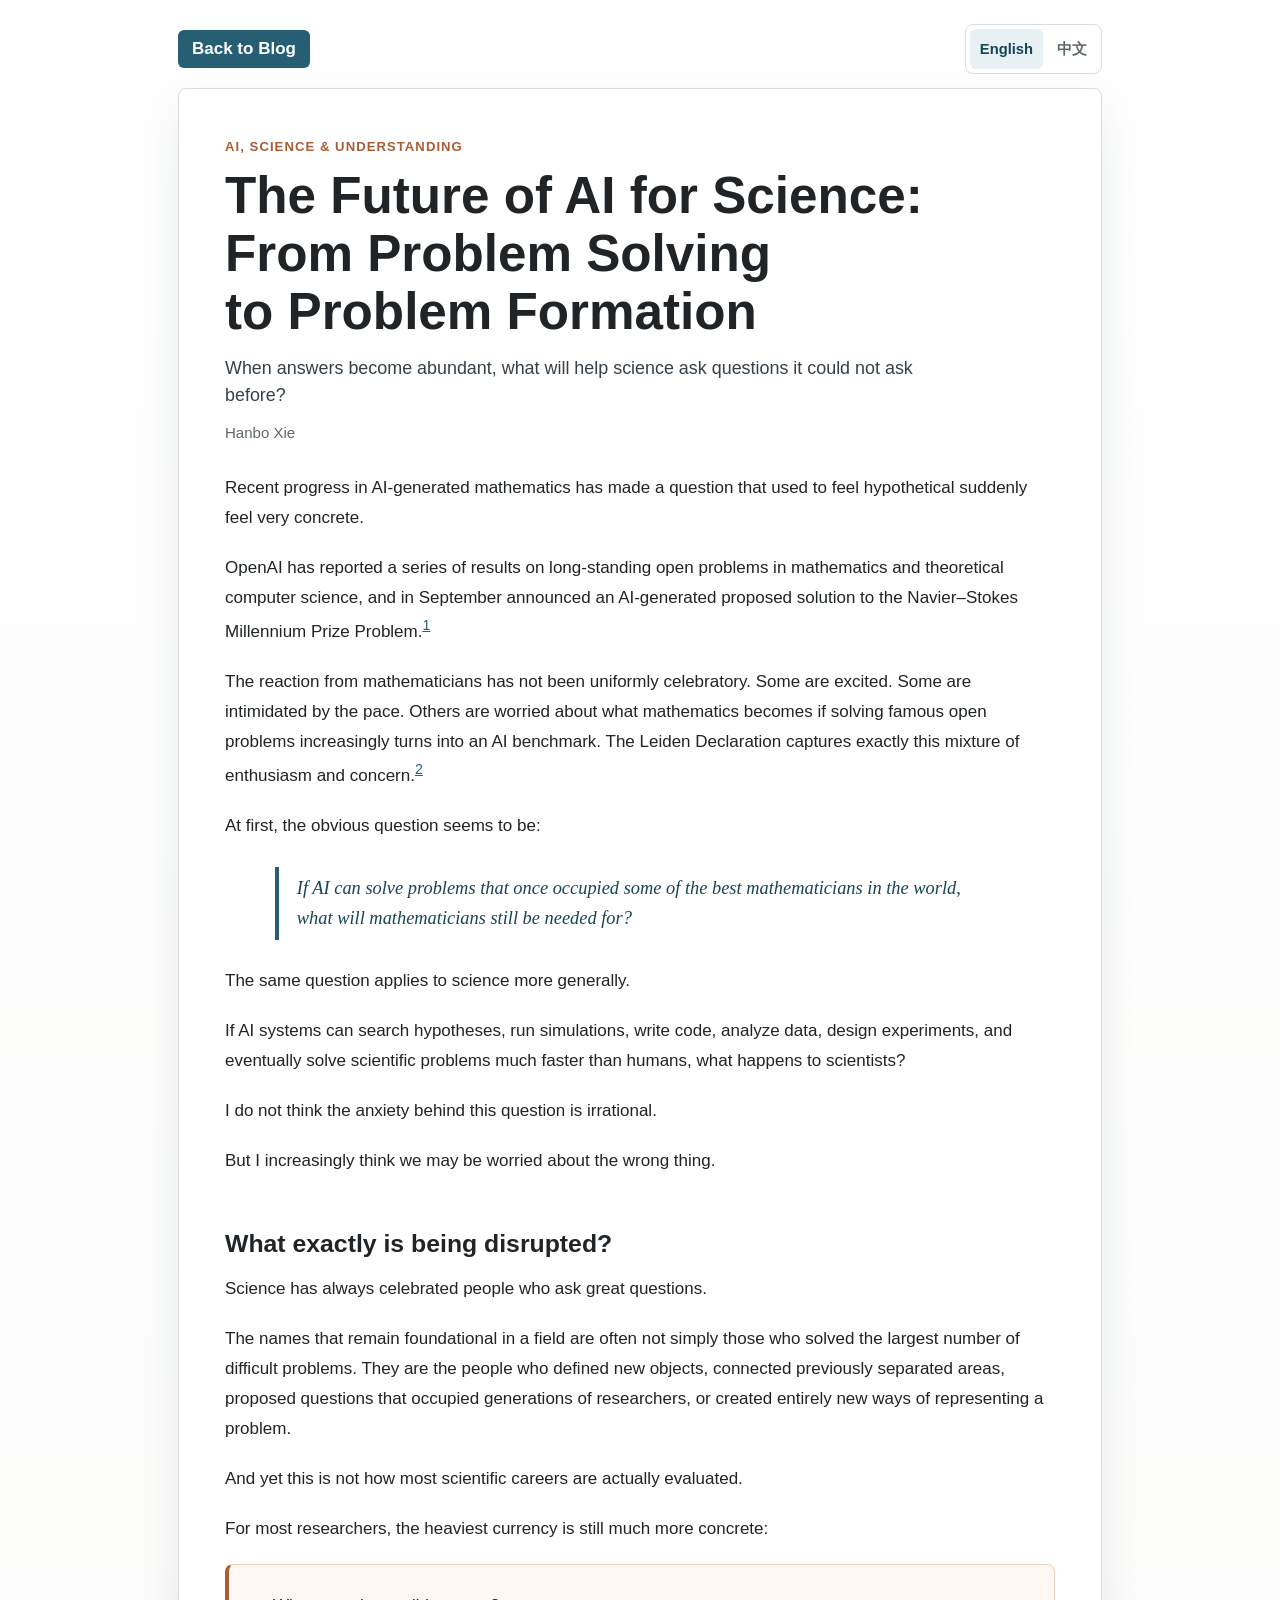
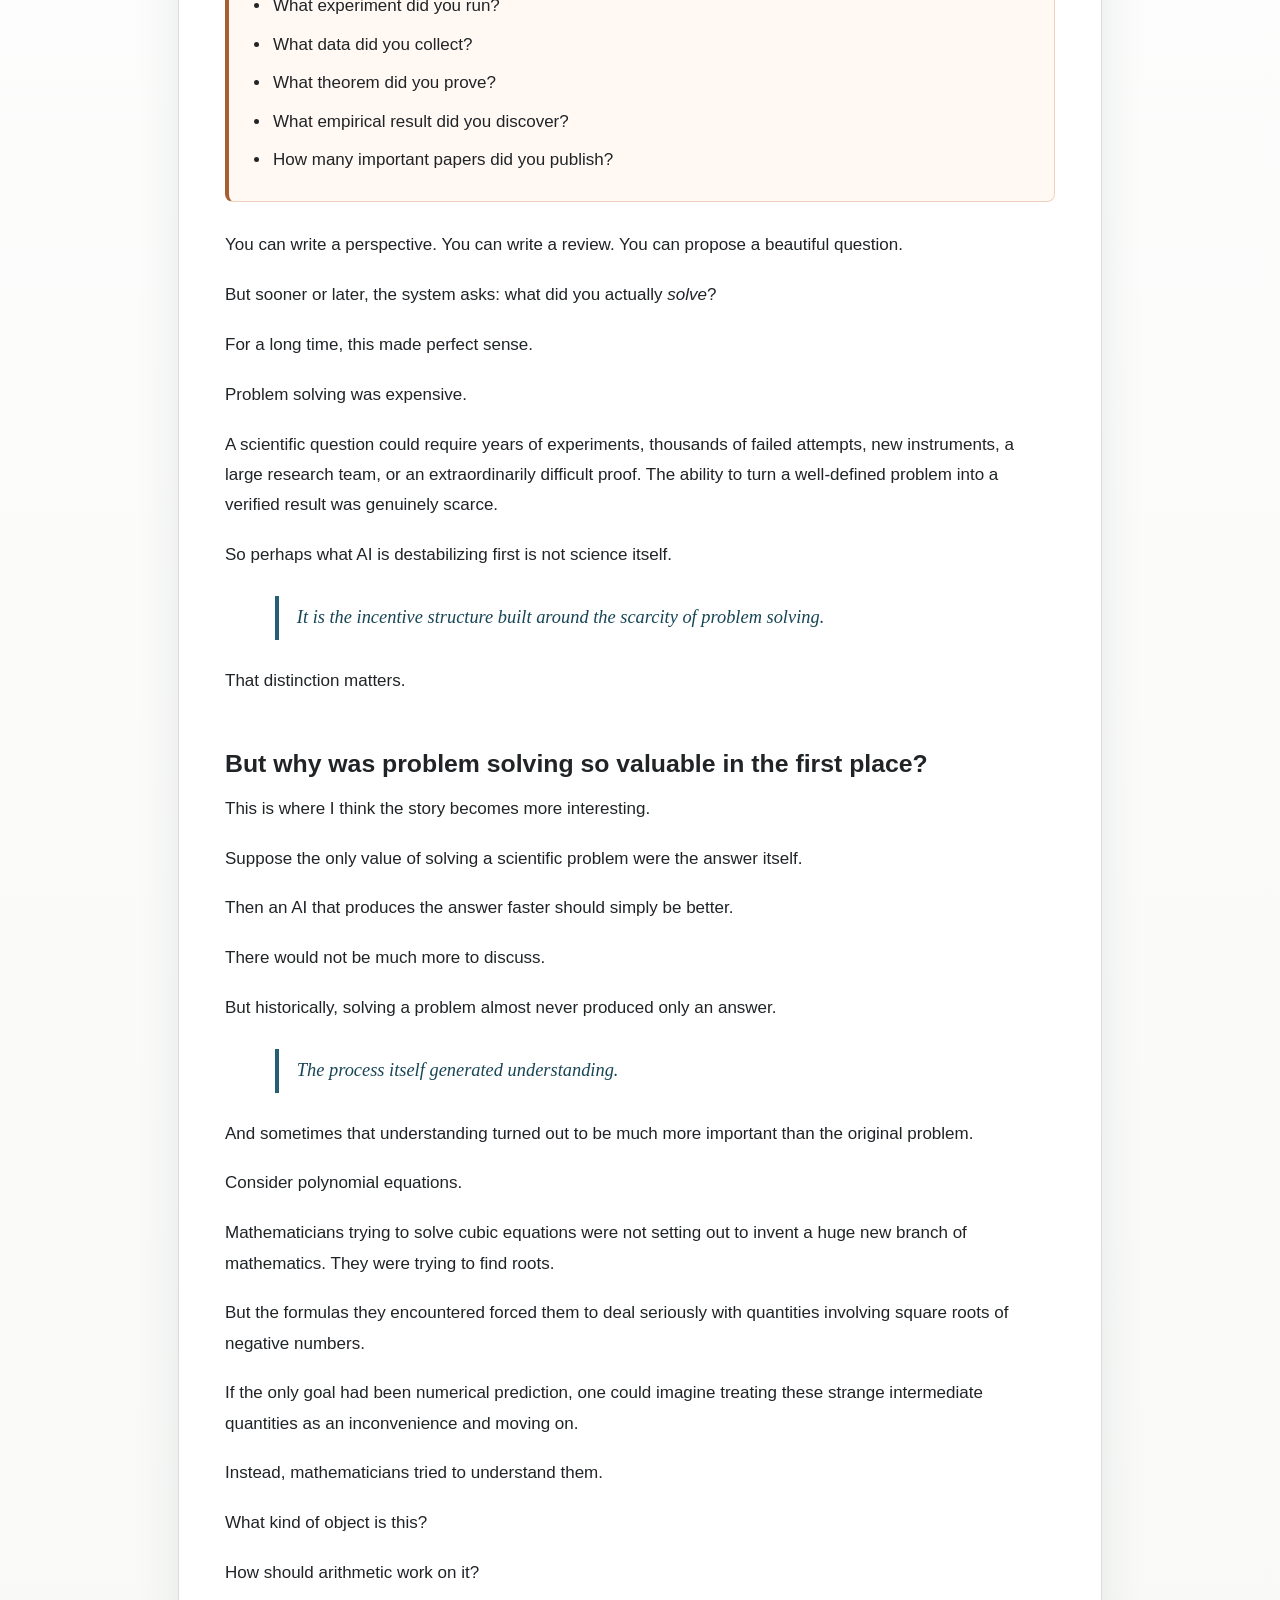
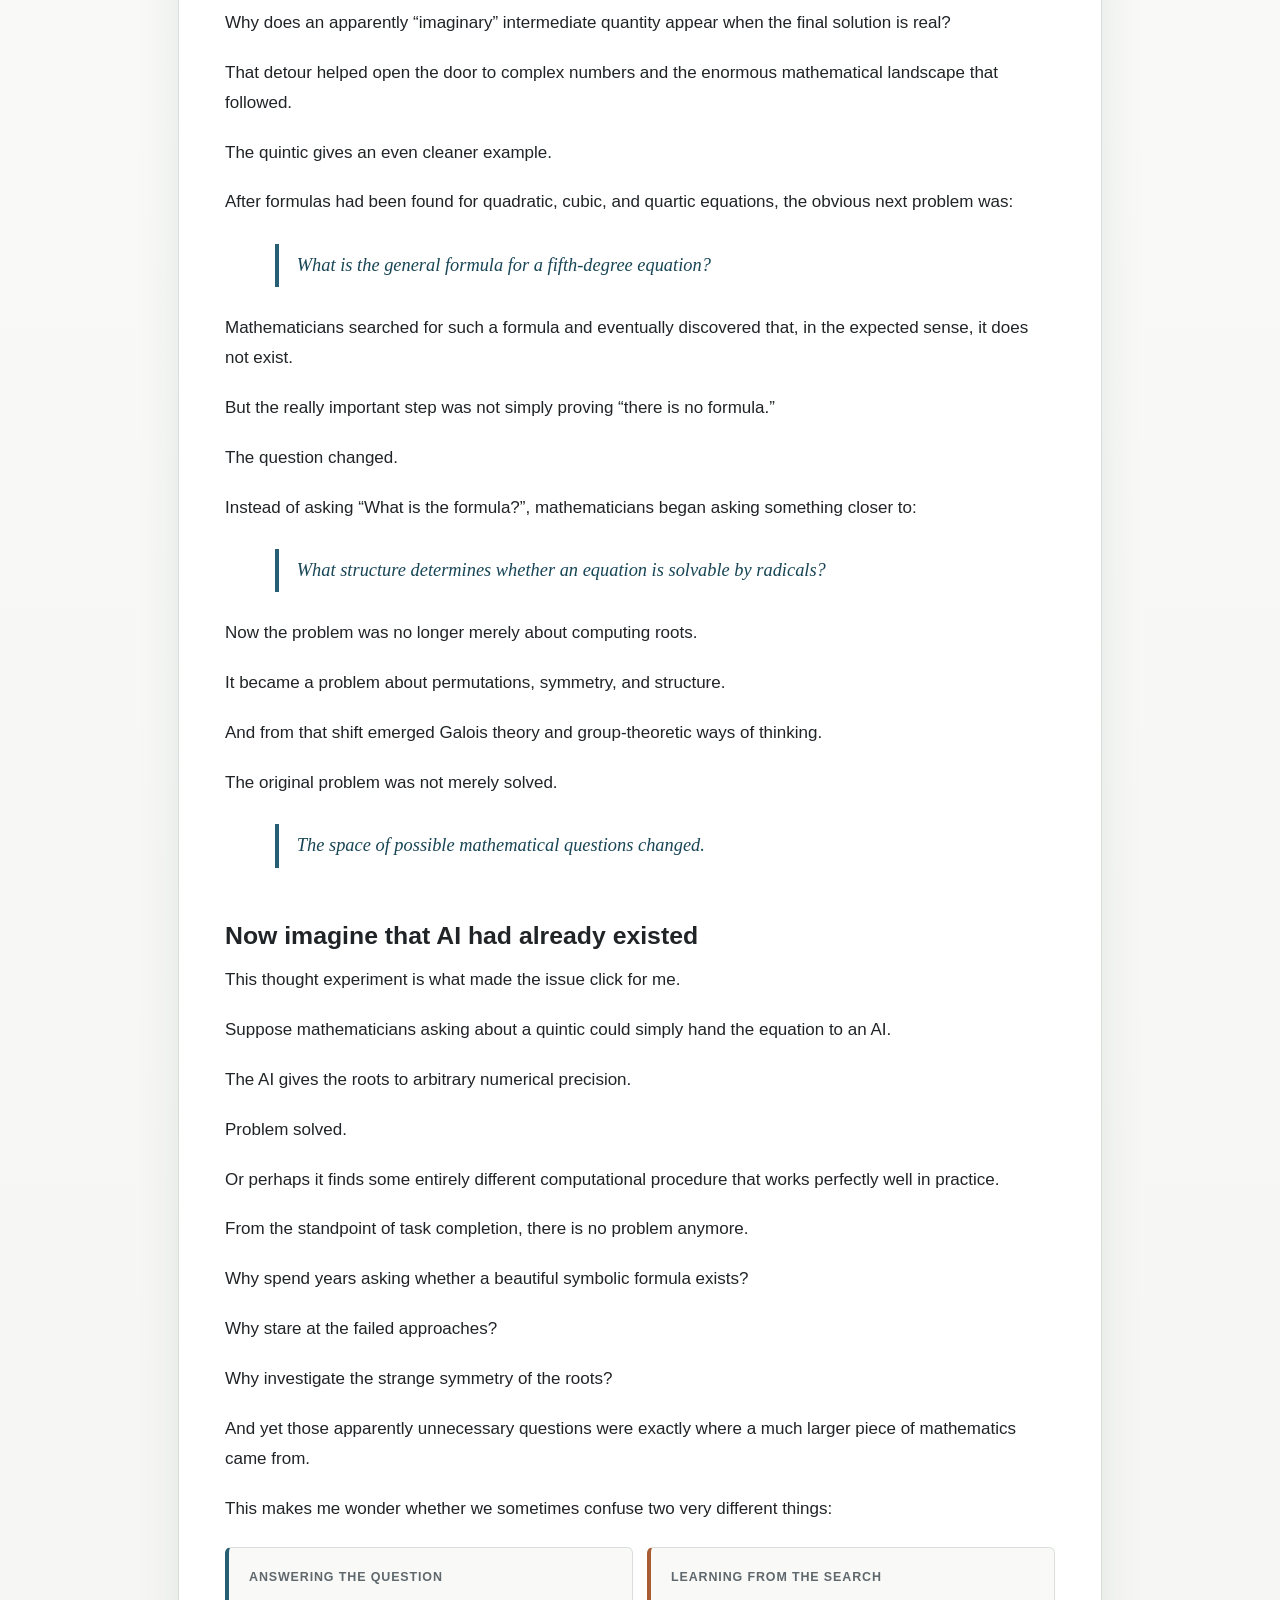
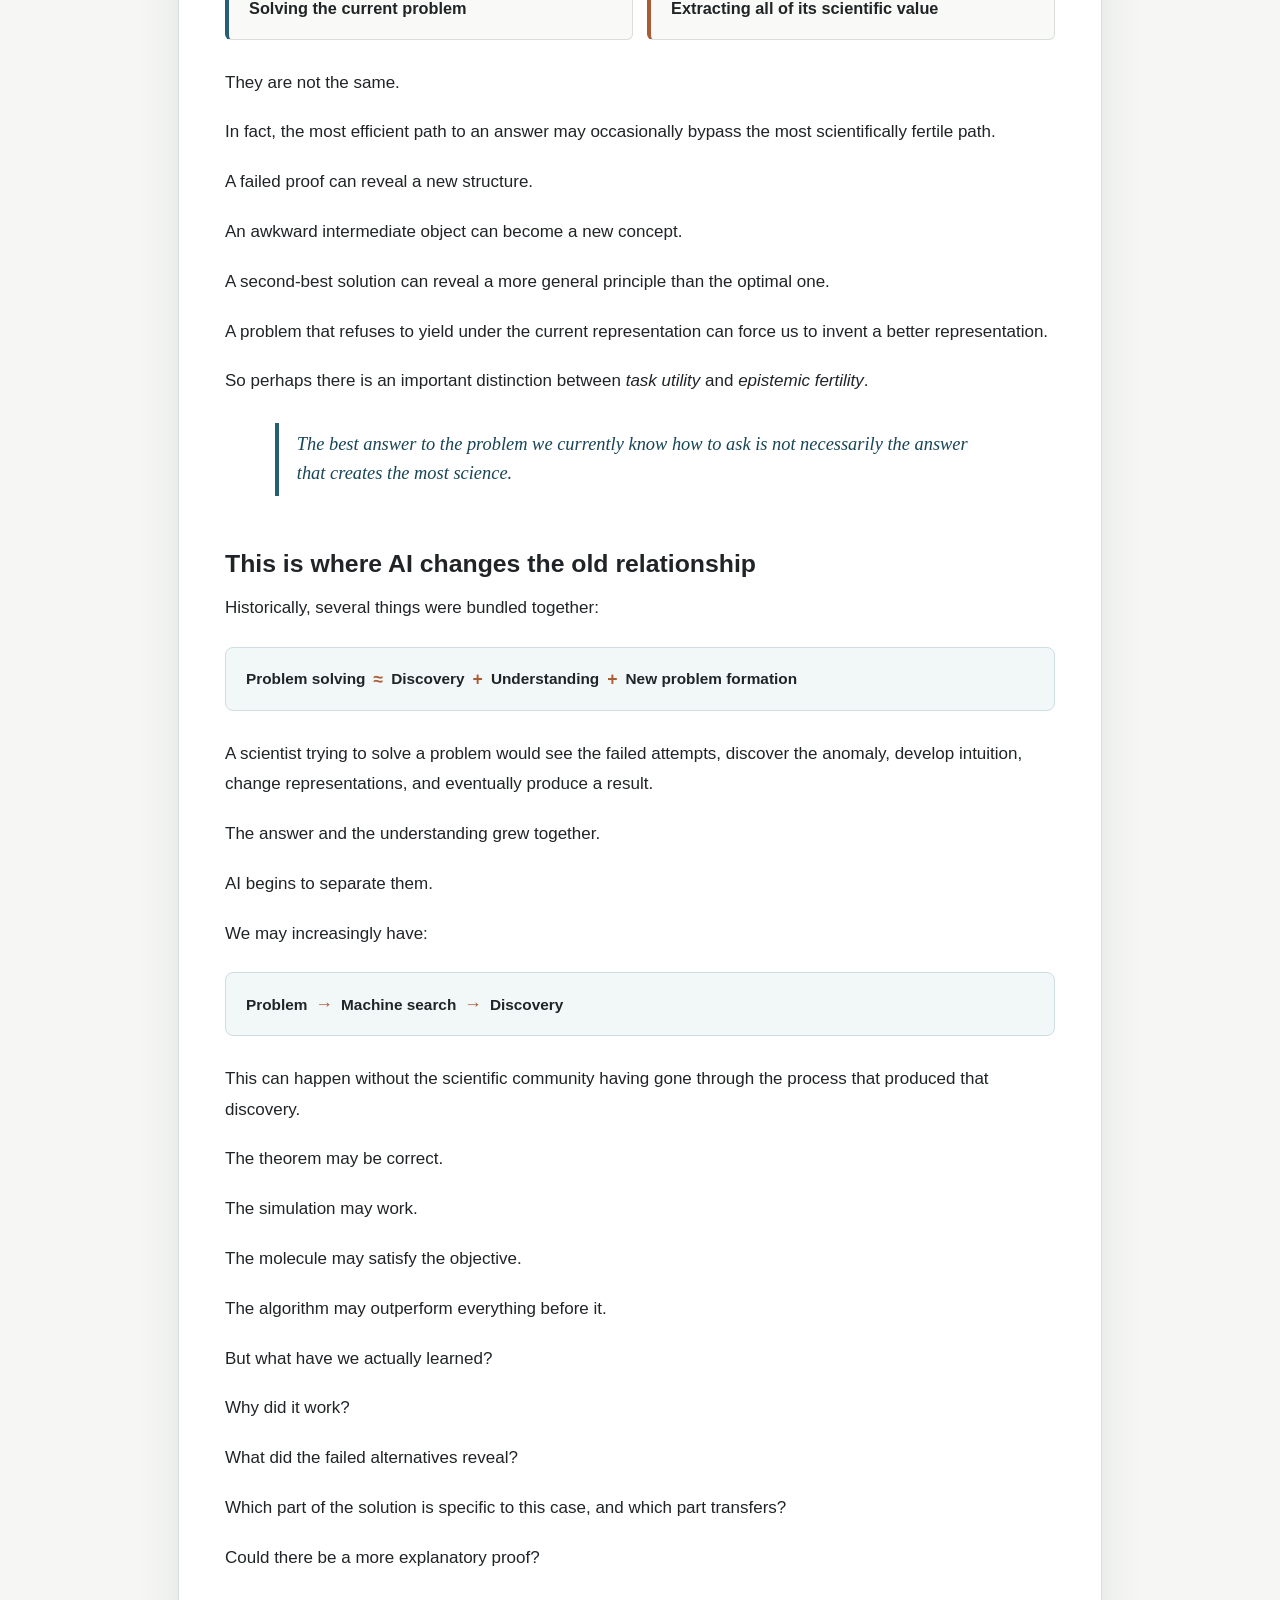
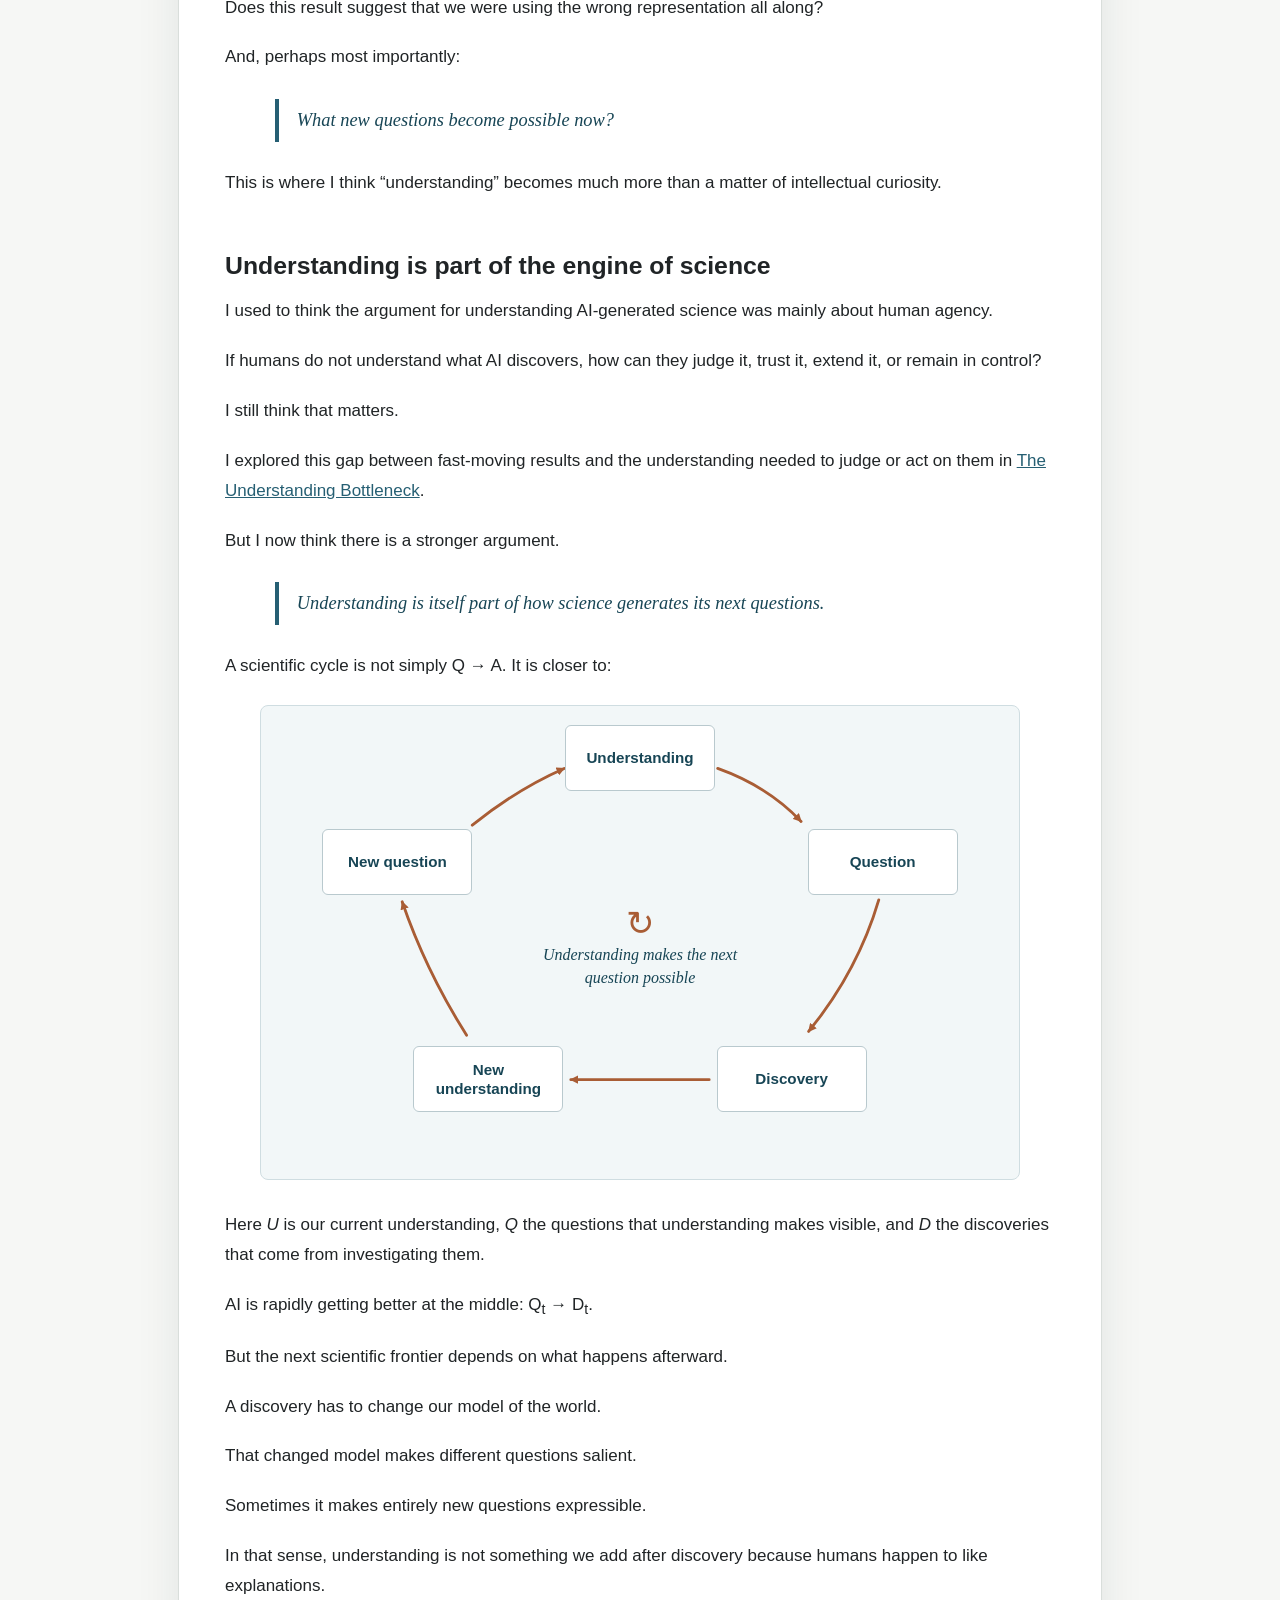
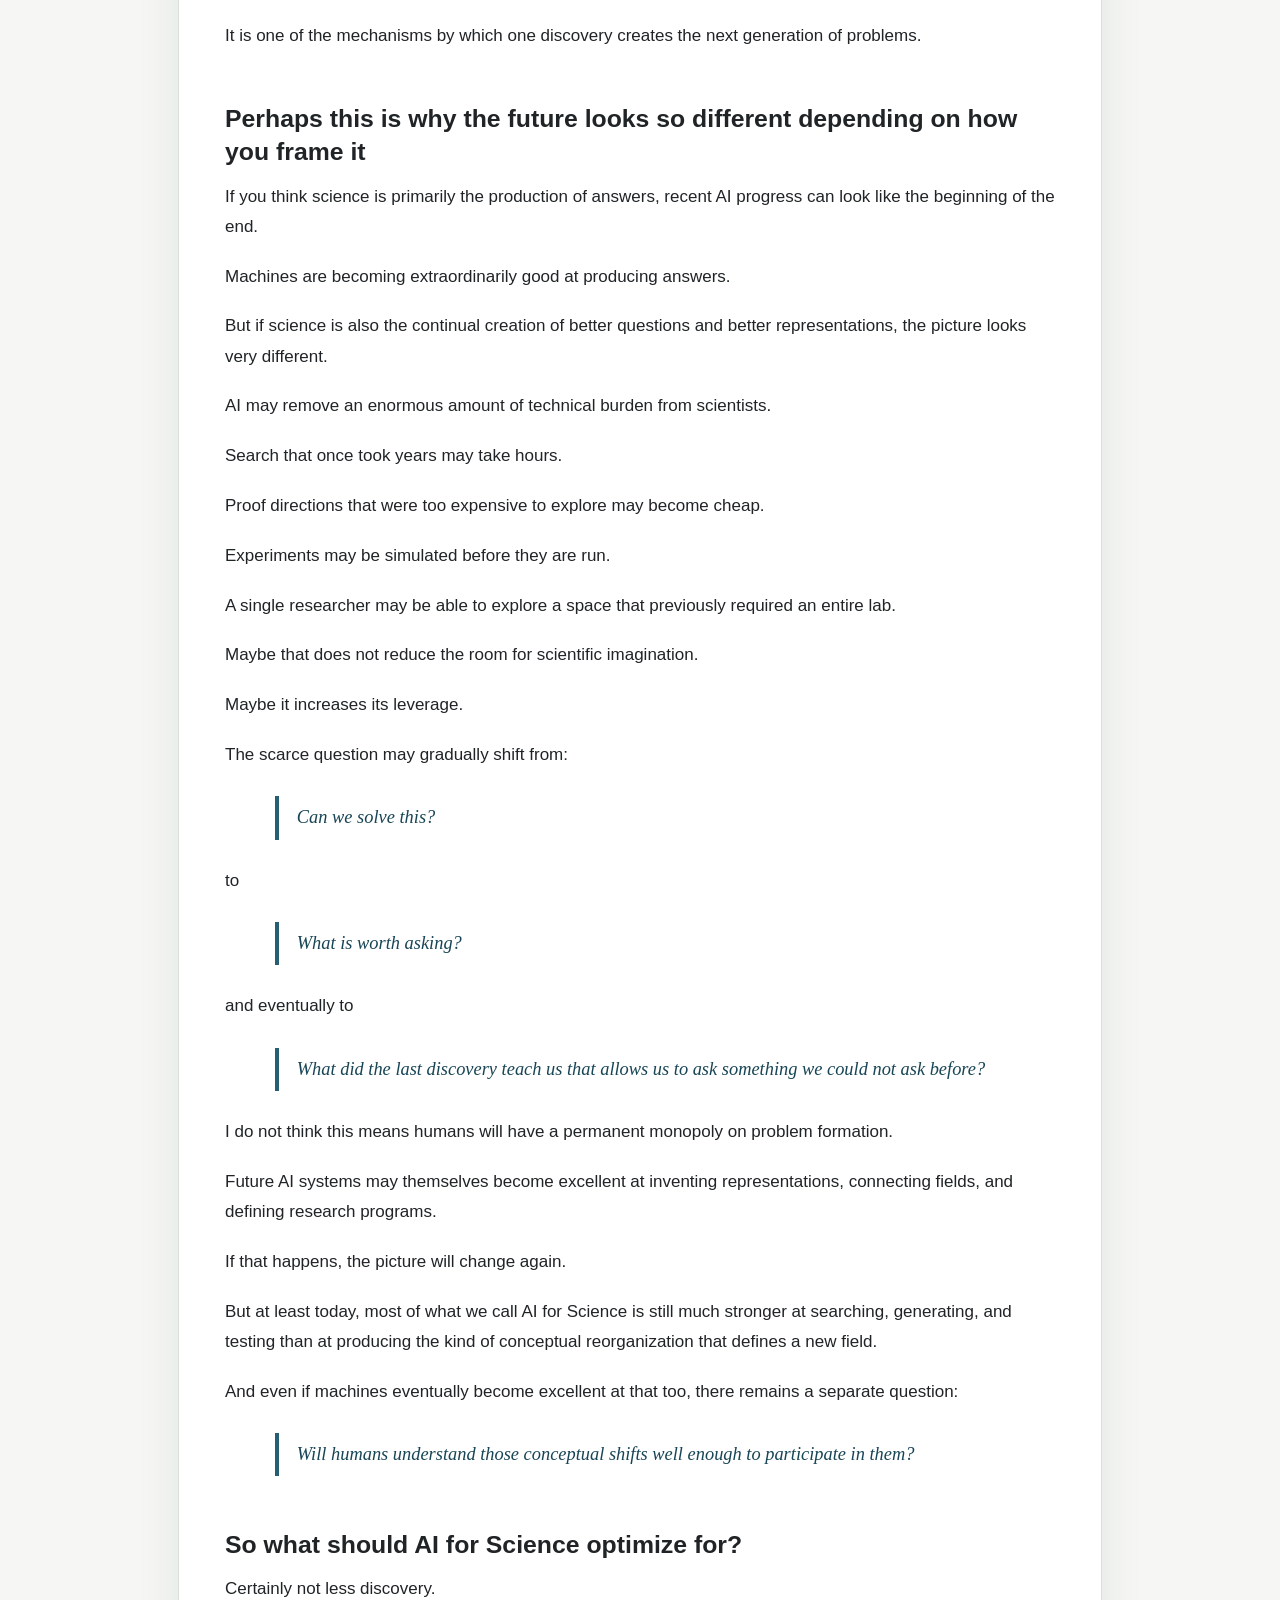
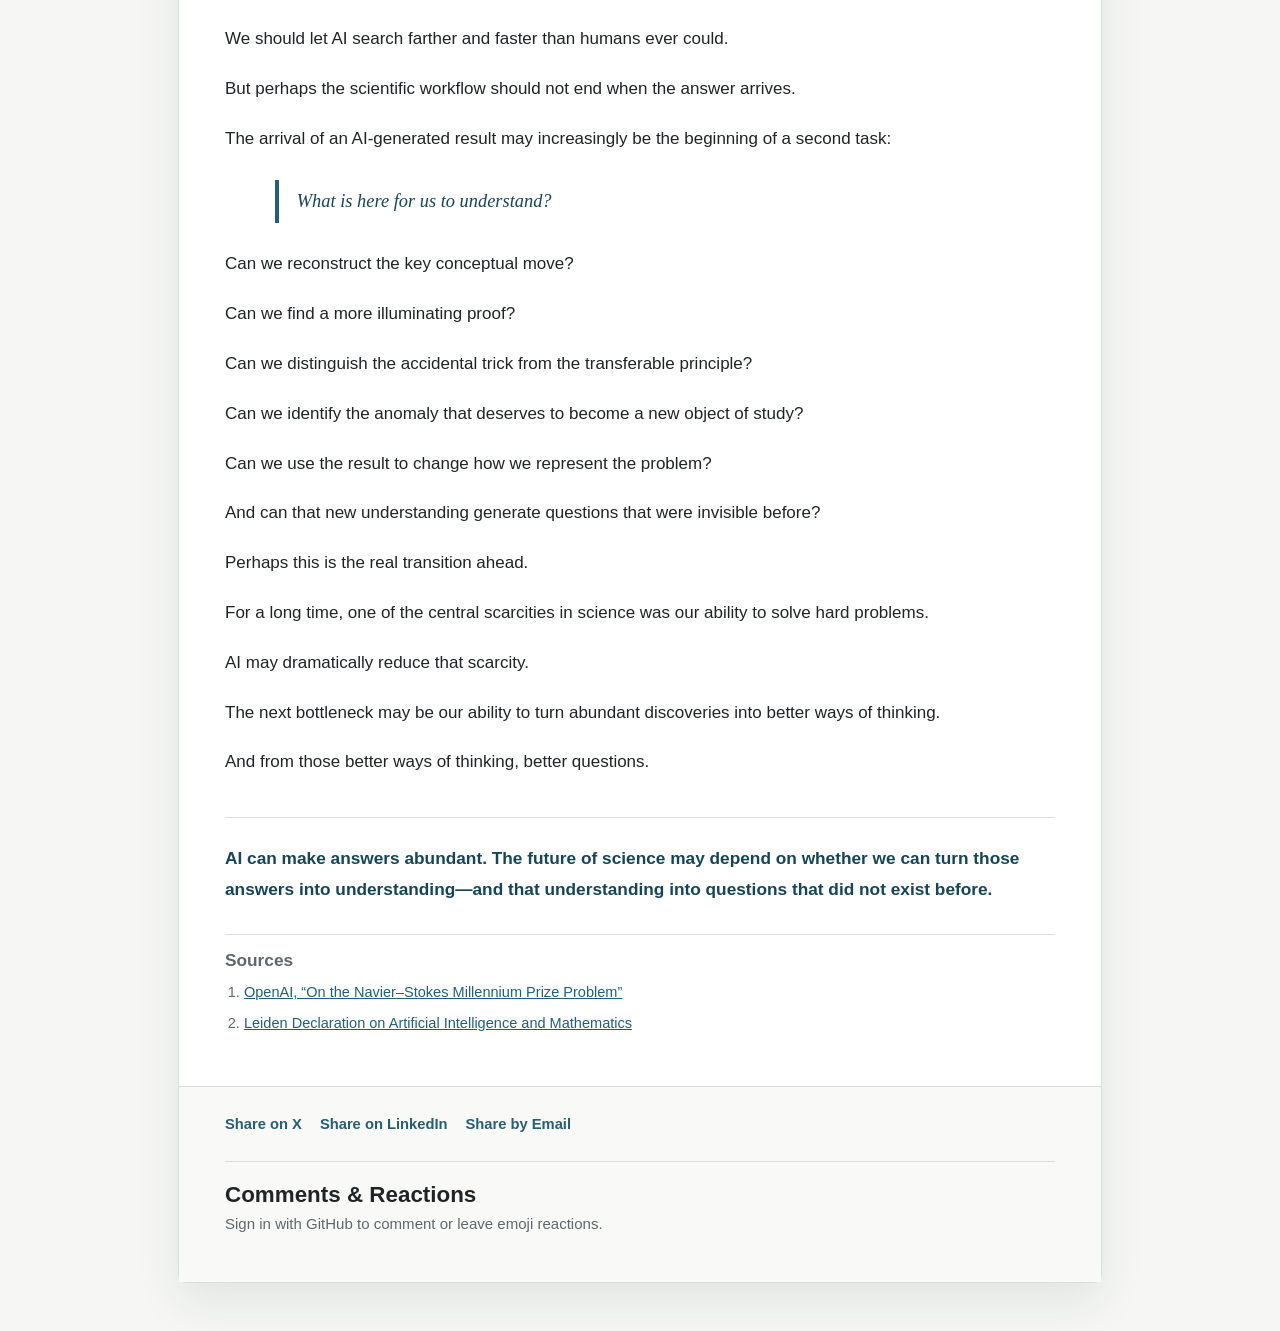
<file: blog/the-future-of-ai-for-science.html>
<!DOCTYPE html>
<html lang="en">
<head>
<meta charset="UTF-8">
<meta name="viewport" content="width=device-width, initial-scale=1.0">
<meta name="description" content="AI can make answers abundant. The future of science may depend on turning those answers into understanding and new questions.">
<title>The Future of AI for Science | Hanbo Xie</title>
<link rel="canonical" href="https://xhb120633.github.io/blog/the-future-of-ai-for-science.html">
<meta property="og:type" content="article">
<meta property="og:locale" content="en_US">
<meta property="og:url" content="https://xhb120633.github.io/blog/the-future-of-ai-for-science.html">
<meta property="og:title" content="The Future of AI for Science: From Problem Solving to Problem Formation">
<meta property="og:description" content="AI can make answers abundant. The future of science may depend on turning those answers into understanding and new questions.">
<meta name="twitter:card" content="summary">
<meta name="twitter:title" content="The Future of AI for Science: From Problem Solving to Problem Formation">
<meta name="twitter:description" content="AI can make answers abundant. The future of science may depend on turning those answers into understanding and new questions.">
<style>
:root {
    --bg: #f6f7f5;
    --surface: #fff;
    --surface-soft: #f9faf8;
    --text: #202426;
    --muted: #5f686d;
    --primary: #265f73;
    --primary-dark: #174555;
    --accent: #a95d35;
    --border: #d9dedb;
    --shadow: 0 18px 45px rgba(24, 42, 48, .09);
}
* { box-sizing: border-box; }
body {
    margin: 0;
    background: linear-gradient(180deg, rgba(255,255,255,.88), var(--bg) 42%);
    color: var(--text);
    font-family: "Inter", "Segoe UI", Arial, sans-serif;
    font-size: 17px;
    line-height: 1.78;
}
a { color: var(--primary); }
a:hover { color: var(--primary-dark); }
a:focus-visible, button:focus-visible { outline: 3px solid rgba(169,93,53,.28); outline-offset: 2px; }
.shell { max-width: 960px; margin: 0 auto; padding: 24px 18px 48px; }
.topbar { display: flex; align-items: center; justify-content: space-between; gap: 14px; margin-bottom: 14px; }
.back { display: inline-block; padding: 9px 14px; border-radius: 6px; color: #fff; background: var(--primary); font-weight: 700; line-height: 1.2; text-decoration: none; white-space: nowrap; }
.back:hover { color: #fff; background: var(--primary-dark); }
.switch { display: inline-flex; gap: 4px; padding: 4px; border: 1px solid var(--border); border-radius: 8px; background: #fff; }
.switch button { border: 0; border-radius: 6px; padding: 7px 10px; color: var(--muted); background: transparent; font: inherit; font-size: .92rem; font-weight: 700; cursor: pointer; }
.switch button.active { color: var(--primary-dark); background: #e7f0f2; }
.article { border: 1px solid var(--border); border-radius: 8px; background: var(--surface); box-shadow: var(--shadow); }
.hero { padding: clamp(28px, 5vw, 46px) clamp(24px, 5vw, 46px) 20px; }
.eyebrow { margin: 0 0 8px; color: var(--accent); font-size: .82rem; font-weight: 800; letter-spacing: .08em; text-transform: uppercase; }
h1 { max-width: 800px; margin: 0; font-size: clamp(2.05rem, 4.4vw, 3.2rem); line-height: 1.14; font-weight: 750; text-wrap: balance; }
.dek { max-width: 730px; margin: 13px 0 0; color: #344147; font-size: 1.12rem; line-height: 1.55; }
.meta { margin: 12px 0 0; color: var(--muted); font-size: .94rem; line-height: 1.5; }
.body { padding: 8px clamp(24px, 5vw, 46px) 44px; }
.body p { margin: 0 0 1.15em; }
h2 { margin: 2.1em 0 .55em; font-size: 1.55rem; line-height: 1.3; font-weight: 750; }
.signal { max-width: 88%; margin: 26px auto; padding: 7px 18px; border-left: 4px solid var(--primary); color: var(--primary-dark); font-family: Georgia, "Times New Roman", "Noto Serif SC", serif; font-size: 1.15rem; font-style: italic; line-height: 1.6; }
.flow { display: flex; flex-wrap: wrap; align-items: center; gap: 8px; margin: 23px 0 28px; padding: 18px 20px; border: 1px solid #cfdde1; border-radius: 8px; background: #f2f7f8; font-size: .96rem; font-weight: 650; line-height: 1.5; }
.flow span { white-space: normal; }
.flow b { color: var(--accent); font-size: 1.1rem; font-weight: 700; }
.flow.compact { border-color: #efd1bd; background: #fff8f3; }
.cycle { position: relative; width: 100%; max-width: 760px; aspect-ratio: 8 / 5; margin: 23px auto 30px; border: 1px solid #cfdde1; border-radius: 8px; background: #f2f7f8; overflow: hidden; }
.cycle svg { position: absolute; inset: 0; width: 100%; height: 100%; pointer-events: none; }
.cycle svg > path { fill: none; stroke: var(--accent); stroke-width: 3; stroke-linecap: round; }
.cycle svg.mobile { display: none; }
.cycle ol { margin: 0; padding: 0; list-style: none; }
.cycle li { position: absolute; z-index: 1; display: grid; place-items: center; width: min(20%, 150px); min-height: 66px; padding: 8px 11px; transform: translate(-50%, -50%); border: 1px solid #b9c9ce; border-radius: 6px; background: #fff; color: var(--primary-dark); font-size: .95rem; font-weight: 700; line-height: 1.3; text-align: center; }
.cycle li:nth-child(1) { left: 50%; top: 11%; }
.cycle li:nth-child(2) { left: 82%; top: 33%; }
.cycle li:nth-child(3) { left: 70%; top: 79%; }
.cycle li:nth-child(4) { left: 30%; top: 79%; }
.cycle li:nth-child(5) { left: 18%; top: 33%; }
.cycle-core { position: absolute; top: 51%; left: 50%; width: 220px; transform: translate(-50%, -50%); color: var(--primary-dark); font-family: Georgia, "Times New Roman", "Noto Serif SC", serif; font-size: 1rem; font-style: italic; line-height: 1.4; text-align: center; }
.cycle-core span { display: block; color: var(--accent); font-family: Arial, sans-serif; font-size: 2.1rem; font-style: normal; line-height: 1.2; }
.duality { display: grid; grid-template-columns: repeat(2, minmax(0, 1fr)); gap: 14px; margin: 23px 0 28px; }
.duality div { padding: 18px 20px; border: 1px solid var(--border); border-left: 4px solid var(--primary); border-radius: 6px; background: var(--surface-soft); }
.duality div:last-child { border-left-color: var(--accent); }
.duality small { display: block; margin-bottom: 8px; color: var(--muted); font-size: .78rem; font-weight: 800; text-transform: uppercase; letter-spacing: .07em; }
.duality strong { display: block; font-size: 1.02rem; line-height: 1.5; }
.question-list { margin: 20px 0 28px; padding: 18px 22px 18px 42px; border: 1px solid #efd1bd; border-left: 4px solid var(--accent); border-radius: 8px; background: #fff8f3; }
.question-list li { margin: .48em 0; padding-left: 2px; }
.closing { margin-top: 2.3em; padding-top: 1.5em; border-top: 1px solid var(--border); }
.closing p:last-child { margin-bottom: 0; color: var(--primary-dark); font-size: 1.08rem; font-weight: 700; }
.sources { margin-top: 2em; padding-top: 1em; border-top: 1px solid var(--border); color: var(--muted); font-size: .91rem; }
.sources h2 { margin: 0 0 8px; font-size: 1.08rem; }
.sources ol { margin: 0; padding-left: 1.3em; }
.sources li { margin: 5px 0; overflow-wrap: anywhere; }
.post-content { display: none; }
.post-content.active { display: block; }
[data-lang="zh"] { font-family: "Noto Sans SC", "PingFang SC", "Microsoft YaHei", "Inter", sans-serif; }
.footer { padding: 24px clamp(24px, 5vw, 46px) 30px; border-top: 1px solid var(--border); background: var(--surface-soft); }
.share { display: flex; flex-wrap: wrap; gap: 10px 18px; }
.share a { font-size: .92rem; font-weight: 700; text-decoration: none; }
.comments { margin-top: 24px; padding-top: 18px; border-top: 1px solid var(--border); }
.comments h2 { margin: 0 0 4px; font-size: 1.4rem; }
.comments .meta { margin: 0 0 16px; }
@media (max-width: 640px) {
    body { font-size: 16px; }
    .shell { padding: 14px 10px 32px; }
    .topbar { align-items: flex-start; flex-direction: column; }
    .hero { padding: 26px 22px 18px; }
    .body { padding: 6px 22px 34px; }
    .footer { padding: 22px; }
    .signal { max-width: 100%; }
    .duality { grid-template-columns: 1fr; }
    .cycle { height: 440px; aspect-ratio: auto; }
    .cycle svg.desktop { display: none; }
    .cycle svg.mobile { display: block; }
    .cycle li { width: min(108px, 44%); min-height: 58px; padding: 6px 8px; font-size: .87rem; overflow-wrap: anywhere; }
    .cycle li:nth-child(1) { left: 50%; top: 11%; }
    .cycle li:nth-child(2) { left: 76%; top: 35%; }
    .cycle li:nth-child(3) { left: 75%; top: 77%; }
    .cycle li:nth-child(4) { left: 25%; top: 77%; }
    .cycle li:nth-child(5) { left: 24%; top: 35%; }
    .cycle-core { top: 54%; width: 145px; font-size: .88rem; }
}
</style>
</head>
<body data-lang="en">
<main class="shell">
<div class="topbar"><a class="back" href="../index.html#blog">Back to Blog</a><div class="switch" role="group" aria-label="Language"><button type="button" class="active" data-lang-button="en" aria-pressed="true">English</button><button type="button" data-lang-button="zh" aria-pressed="false">中文</button></div></div>
<article class="article">
<header class="hero post-content active" data-lang="en">
<p class="eyebrow">AI, science &amp; understanding</p>
<h1>The Future of AI for Science: From Problem Solving to Problem Formation</h1>
<p class="dek">When answers become abundant, what will help science ask questions it could not ask before?</p>
<p class="meta">Hanbo Xie</p>
</header>
<header class="hero post-content" data-lang="zh">
<p class="eyebrow">AI、科学与理解</p>
<h1>AI for Science 的未来：从解决问题到提出问题</h1>
<p class="dek">当答案越来越多，科学如何提出过去无法提出的问题？</p>
<p class="meta">Hanbo Xie</p>
</header>

<section class="body post-content active" data-lang="en">
<p>Recent progress in AI-generated mathematics has made a question that used to feel hypothetical suddenly feel very concrete.</p>
<p>OpenAI has reported a series of results on long-standing open problems in mathematics and theoretical computer science, and in September announced an AI-generated proposed solution to the Navier–Stokes Millennium Prize Problem.<sup><a href="#source-en-1">1</a></sup></p>
<p>The reaction from mathematicians has not been uniformly celebratory. Some are excited. Some are intimidated by the pace. Others are worried about what mathematics becomes if solving famous open problems increasingly turns into an AI benchmark. The Leiden Declaration captures exactly this mixture of enthusiasm and concern.<sup><a href="#source-en-2">2</a></sup></p>
<p>At first, the obvious question seems to be:</p>
<div class="signal">If AI can solve problems that once occupied some of the best mathematicians in the world, what will mathematicians still be needed for?</div>
<p>The same question applies to science more generally.</p>
<p>If AI systems can search hypotheses, run simulations, write code, analyze data, design experiments, and eventually solve scientific problems much faster than humans, what happens to scientists?</p>
<p>I do not think the anxiety behind this question is irrational.</p>
<p>But I increasingly think we may be worried about the wrong thing.</p>

<h2>What exactly is being disrupted?</h2>
<p>Science has always celebrated people who ask great questions.</p>
<p>The names that remain foundational in a field are often not simply those who solved the largest number of difficult problems. They are the people who defined new objects, connected previously separated areas, proposed questions that occupied generations of researchers, or created entirely new ways of representing a problem.</p>
<p>And yet this is not how most scientific careers are actually evaluated.</p>
<p>For most researchers, the heaviest currency is still much more concrete:</p>
<ul class="question-list"><li>What experiment did you run?</li><li>What data did you collect?</li><li>What theorem did you prove?</li><li>What empirical result did you discover?</li><li>How many important papers did you publish?</li></ul>
<p>You can write a perspective. You can write a review. You can propose a beautiful question.</p>
<p>But sooner or later, the system asks: what did you actually <em>solve</em>?</p>
<p>For a long time, this made perfect sense.</p>
<p>Problem solving was expensive.</p>
<p>A scientific question could require years of experiments, thousands of failed attempts, new instruments, a large research team, or an extraordinarily difficult proof. The ability to turn a well-defined problem into a verified result was genuinely scarce.</p>
<p>So perhaps what AI is destabilizing first is not science itself.</p>
<div class="signal">It is the incentive structure built around the scarcity of problem solving.</div>
<p>That distinction matters.</p>

<h2>But why was problem solving so valuable in the first place?</h2>
<p>This is where I think the story becomes more interesting.</p>
<p>Suppose the only value of solving a scientific problem were the answer itself.</p>
<p>Then an AI that produces the answer faster should simply be better.</p>
<p>There would not be much more to discuss.</p>
<p>But historically, solving a problem almost never produced only an answer.</p>
<div class="signal">The process itself generated understanding.</div>
<p>And sometimes that understanding turned out to be much more important than the original problem.</p>
<p>Consider polynomial equations.</p>
<p>Mathematicians trying to solve cubic equations were not setting out to invent a huge new branch of mathematics. They were trying to find roots.</p>
<p>But the formulas they encountered forced them to deal seriously with quantities involving square roots of negative numbers.</p>
<p>If the only goal had been numerical prediction, one could imagine treating these strange intermediate quantities as an inconvenience and moving on.</p>
<p>Instead, mathematicians tried to understand them.</p>
<p>What kind of object is this?</p>
<p>How should arithmetic work on it?</p>
<p>Why does an apparently “imaginary” intermediate quantity appear when the final solution is real?</p>
<p>That detour helped open the door to complex numbers and the enormous mathematical landscape that followed.</p>
<p>The quintic gives an even cleaner example.</p>
<p>After formulas had been found for quadratic, cubic, and quartic equations, the obvious next problem was:</p>
<div class="signal">What is the general formula for a fifth-degree equation?</div>
<p>Mathematicians searched for such a formula and eventually discovered that, in the expected sense, it does not exist.</p>
<p>But the really important step was not simply proving “there is no formula.”</p>
<p>The question changed.</p>
<p>Instead of asking “What is the formula?”, mathematicians began asking something closer to:</p>
<div class="signal">What structure determines whether an equation is solvable by radicals?</div>
<p>Now the problem was no longer merely about computing roots.</p>
<p>It became a problem about permutations, symmetry, and structure.</p>
<p>And from that shift emerged Galois theory and group-theoretic ways of thinking.</p>
<p>The original problem was not merely solved.</p>
<div class="signal">The space of possible mathematical questions changed.</div>

<h2>Now imagine that AI had already existed</h2>
<p>This thought experiment is what made the issue click for me.</p>
<p>Suppose mathematicians asking about a quintic could simply hand the equation to an AI.</p>
<p>The AI gives the roots to arbitrary numerical precision.</p>
<p>Problem solved.</p>
<p>Or perhaps it finds some entirely different computational procedure that works perfectly well in practice.</p>
<p>From the standpoint of task completion, there is no problem anymore.</p>
<p>Why spend years asking whether a beautiful symbolic formula exists?</p>
<p>Why stare at the failed approaches?</p>
<p>Why investigate the strange symmetry of the roots?</p>
<p>And yet those apparently unnecessary questions were exactly where a much larger piece of mathematics came from.</p>
<p>This makes me wonder whether we sometimes confuse two very different things:</p>
<div class="duality"><div><small>Answering the question</small><strong>Solving the current problem</strong></div><div><small>Learning from the search</small><strong>Extracting all of its scientific value</strong></div></div>
<p>They are not the same.</p>
<p>In fact, the most efficient path to an answer may occasionally bypass the most scientifically fertile path.</p>
<p>A failed proof can reveal a new structure.</p>
<p>An awkward intermediate object can become a new concept.</p>
<p>A second-best solution can reveal a more general principle than the optimal one.</p>
<p>A problem that refuses to yield under the current representation can force us to invent a better representation.</p>
<p>So perhaps there is an important distinction between <em>task utility</em> and <em>epistemic fertility</em>.</p>
<div class="signal">The best answer to the problem we currently know how to ask is not necessarily the answer that creates the most science.</div>

<h2>This is where AI changes the old relationship</h2>
<p>Historically, several things were bundled together:</p>
<div class="flow"><span>Problem solving</span><b>≈</b><span>Discovery</span><b>+</b><span>Understanding</span><b>+</b><span>New problem formation</span></div>
<p>A scientist trying to solve a problem would see the failed attempts, discover the anomaly, develop intuition, change representations, and eventually produce a result.</p>
<p>The answer and the understanding grew together.</p>
<p>AI begins to separate them.</p>
<p>We may increasingly have:</p>
<div class="flow"><span>Problem</span><b>→</b><span>Machine search</span><b>→</b><span>Discovery</span></div>
<p>This can happen without the scientific community having gone through the process that produced that discovery.</p>
<p>The theorem may be correct.</p>
<p>The simulation may work.</p>
<p>The molecule may satisfy the objective.</p>
<p>The algorithm may outperform everything before it.</p>
<p>But what have we actually learned?</p>
<p>Why did it work?</p>
<p>What did the failed alternatives reveal?</p>
<p>Which part of the solution is specific to this case, and which part transfers?</p>
<p>Could there be a more explanatory proof?</p>
<p>Does this result suggest that we were using the wrong representation all along?</p>
<p>And, perhaps most importantly:</p>
<div class="signal">What new questions become possible now?</div>
<p>This is where I think “understanding” becomes much more than a matter of intellectual curiosity.</p>

<h2>Understanding is part of the engine of science</h2>
<p>I used to think the argument for understanding AI-generated science was mainly about human agency.</p>
<p>If humans do not understand what AI discovers, how can they judge it, trust it, extend it, or remain in control?</p>
<p>I still think that matters.</p>
<p>I explored this gap between fast-moving results and the understanding needed to judge or act on them in <a href="the-understanding-bottleneck.html?lang=en">The Understanding Bottleneck</a>.</p>
<p>But I now think there is a stronger argument.</p>
<div class="signal">Understanding is itself part of how science generates its next questions.</div>
<p>A scientific cycle is not simply Q → A. It is closer to:</p>
<figure class="cycle" aria-label="The scientific cycle">
<svg class="desktop" viewBox="0 0 800 500" preserveAspectRatio="none" aria-hidden="true"><defs><marker id="cycle-arrow-en" markerWidth="9" markerHeight="9" refX="8" refY="4.5" orient="auto" markerUnits="userSpaceOnUse"><path d="M 0 0 L 9 4.5 L 0 9 Z" fill="#a95d35" stroke="none"/></marker></defs><path d="M 482 66 Q 535 85 570 122" marker-end="url(#cycle-arrow-en)"/><path d="M 652 205 Q 630 280 578 344" marker-end="url(#cycle-arrow-en)"/><path d="M 473 395 L 327 395" marker-end="url(#cycle-arrow-en)"/><path d="M 217 348 Q 174 280 149 207" marker-end="url(#cycle-arrow-en)"/><path d="M 223 126 Q 270 88 320 66" marker-end="url(#cycle-arrow-en)"/></svg>
<svg class="mobile" viewBox="0 0 360 440" preserveAspectRatio="none" aria-hidden="true"><defs><marker id="cycle-arrow-en-mobile" markerWidth="9" markerHeight="9" refX="8" refY="4.5" orient="auto" markerUnits="userSpaceOnUse"><path d="M 0 0 L 9 4.5 L 0 9 Z" fill="#a95d35" stroke="none"/></marker></defs><path d="M 223 75 Q 252 94 265 118" marker-end="url(#cycle-arrow-en-mobile)"/><path d="M 276 194 Q 280 242 274 301" marker-end="url(#cycle-arrow-en-mobile)"/><path d="M 208 339 L 152 339" marker-end="url(#cycle-arrow-en-mobile)"/><path d="M 85 301 Q 80 246 84 194" marker-end="url(#cycle-arrow-en-mobile)"/><path d="M 90 118 Q 110 88 137 87" marker-end="url(#cycle-arrow-en-mobile)"/></svg>
<div class="cycle-core"><span aria-hidden="true">↻</span>Understanding makes the next question possible</div>
<ol><li>Understanding</li><li>Question</li><li>Discovery</li><li>New understanding</li><li>New question</li></ol>
</figure>
<p>Here <em>U</em> is our current understanding, <em>Q</em> the questions that understanding makes visible, and <em>D</em> the discoveries that come from investigating them.</p>
<p>AI is rapidly getting better at the middle: Q<sub>t</sub> → D<sub>t</sub>.</p>
<p>But the next scientific frontier depends on what happens afterward.</p>
<p>A discovery has to change our model of the world.</p>
<p>That changed model makes different questions salient.</p>
<p>Sometimes it makes entirely new questions expressible.</p>
<p>In that sense, understanding is not something we add after discovery because humans happen to like explanations.</p>
<p>It is one of the mechanisms by which one discovery creates the next generation of problems.</p>

<h2>Perhaps this is why the future looks so different depending on how you frame it</h2>
<p>If you think science is primarily the production of answers, recent AI progress can look like the beginning of the end.</p>
<p>Machines are becoming extraordinarily good at producing answers.</p>
<p>But if science is also the continual creation of better questions and better representations, the picture looks very different.</p>
<p>AI may remove an enormous amount of technical burden from scientists.</p>
<p>Search that once took years may take hours.</p>
<p>Proof directions that were too expensive to explore may become cheap.</p>
<p>Experiments may be simulated before they are run.</p>
<p>A single researcher may be able to explore a space that previously required an entire lab.</p>
<p>Maybe that does not reduce the room for scientific imagination.</p>
<p>Maybe it increases its leverage.</p>
<p>The scarce question may gradually shift from:</p>
<div class="signal">Can we solve this?</div>
<p>to</p>
<div class="signal">What is worth asking?</div>
<p>and eventually to</p>
<div class="signal">What did the last discovery teach us that allows us to ask something we could not ask before?</div>
<p>I do not think this means humans will have a permanent monopoly on problem formation.</p>
<p>Future AI systems may themselves become excellent at inventing representations, connecting fields, and defining research programs.</p>
<p>If that happens, the picture will change again.</p>
<p>But at least today, most of what we call AI for Science is still much stronger at searching, generating, and testing than at producing the kind of conceptual reorganization that defines a new field.</p>
<p>And even if machines eventually become excellent at that too, there remains a separate question:</p>
<div class="signal">Will humans understand those conceptual shifts well enough to participate in them?</div>

<h2>So what should AI for Science optimize for?</h2>
<p>Certainly not less discovery.</p>
<p>We should let AI search farther and faster than humans ever could.</p>
<p>But perhaps the scientific workflow should not end when the answer arrives.</p>
<p>The arrival of an AI-generated result may increasingly be the beginning of a second task:</p>
<div class="signal">What is here for us to understand?</div>
<p>Can we reconstruct the key conceptual move?</p>
<p>Can we find a more illuminating proof?</p>
<p>Can we distinguish the accidental trick from the transferable principle?</p>
<p>Can we identify the anomaly that deserves to become a new object of study?</p>
<p>Can we use the result to change how we represent the problem?</p>
<p>And can that new understanding generate questions that were invisible before?</p>
<p>Perhaps this is the real transition ahead.</p>
<p>For a long time, one of the central scarcities in science was our ability to solve hard problems.</p>
<p>AI may dramatically reduce that scarcity.</p>
<p>The next bottleneck may be our ability to turn abundant discoveries into better ways of thinking.</p>
<p>And from those better ways of thinking, better questions.</p>
<div class="closing"><p>AI can make answers abundant. The future of science may depend on whether we can turn those answers into understanding—and that understanding into questions that did not exist before.</p></div>
<div class="sources"><h2>Sources</h2><ol><li id="source-en-1"><a href="https://openai.com/index/navier-stokes-solution/">OpenAI, “On the Navier–Stokes Millennium Prize Problem”</a></li><li id="source-en-2"><a href="https://leidendeclaration.ai/">Leiden Declaration on Artificial Intelligence and Mathematics</a></li></ol></div>
</section>

<section class="body post-content" data-lang="zh">
<p>最近，AI 在数学领域取得的进展，让一个过去听起来像假设的问题，突然变得非常具体。</p>
<p>OpenAI 报告了一系列关于数学和理论计算机科学长期开放问题的成果，并在九月宣布，AI 提出了纳维－斯托克斯千禧年大奖难题的一个解答。<sup><a href="#source-zh-1">1</a></sup></p>
<p>数学家的反应并非一致的欢庆。有些人兴奋，有些人被变化的速度震住，也有人担心：如果著名的开放问题越来越像测试 AI 的基准，数学将变成什么？《莱顿宣言》恰好呈现了这种兴奋与忧虑交织的心情。<sup><a href="#source-zh-2">2</a></sup></p>
<p>乍看之下，最直接的问题似乎是：</p>
<div class="signal">如果 AI 能解决那些曾让世界上最优秀的数学家花费大量心力的问题，我们还需要数学家做什么？</div>
<p>同样的问题也适用于更广义的科学。</p>
<p>如果 AI 能搜索假设、运行模拟、编写代码、分析数据、设计实验，并最终以远快于人的速度解决科学问题，科学家又会怎样？</p>
<p>我不觉得这种焦虑不合情理。</p>
<p>但我越来越觉得，我们或许担心错了地方。</p>

<h2>究竟是什么正在受到冲击？</h2>
<p>科学一向赞美那些提出伟大问题的人。</p>
<p>一个领域里留下奠基性影响的，往往不只是解出最多难题的人。他们还定义了新的研究对象，连接起原本分离的领域，提出让几代研究者持续思考的问题，或者创造出理解问题的全新方式。</p>
<p>但大多数科研生涯并不是这样被评价的。</p>
<p>对大多数研究者来说，真正被当作硬通货的，仍然是更具体的东西：</p>
<ul class="question-list"><li>你做了什么实验？</li><li>收集了什么数据？</li><li>证明了什么定理？</li><li>发现了什么实证结果？</li><li>发表了多少重要论文？</li></ul>
<p>你可以写观点文章、写综述，也可以提出一个漂亮的问题。</p>
<p>但迟早，评价体系还是会问：你到底<em>解决</em>了什么？</p>
<p>很长一段时间里，这完全说得通。</p>
<p>因为解决问题的成本很高。</p>
<p>一个科学问题可能需要多年的实验、上千次失败、新仪器、一整个团队，或者极其艰难的证明。把一个定义清楚的问题变成经过验证的结果，确实是一种稀缺能力。</p>
<p>所以，也许 AI 首先动摇的不是科学本身。</p>
<div class="signal">它动摇的是围绕“解题能力稀缺”建立起来的激励机制。</div>
<p>这个区别很重要。</p>

<h2>但解决问题为什么曾经那么有价值？</h2>
<p>故事到这里，我觉得才真正有意思起来。</p>
<p>假设解决科学问题的唯一价值就是得到答案。</p>
<p>那么，AI 更快给出答案，自然就是更好的。</p>
<p>似乎也没什么可讨论的了。</p>
<p>但在历史上，解决问题几乎从来不只产出一个答案。</p>
<div class="signal">探索的过程本身，也孕育了理解。</div>
<p>有时候，这种理解甚至比最初的问题更重要。</p>
<p>想想多项式方程。</p>
<p>研究三次方程的数学家，起初并不是要开创一个庞大的新数学分支。他们只是想求出方程的根。</p>
<p>但求根公式迫使他们认真面对一些含有负数平方根的量。</p>
<p>如果目标只有数值预测，我们完全可以想象，他们会把这些奇怪的中间量当成麻烦，绕过去就是了。</p>
<p>可他们选择去理解它们。</p>
<p>这到底是什么样的对象？</p>
<p>它应该遵循怎样的运算规则？</p>
<p>为什么最终答案明明是实数，中途却会出现看似“虚构”的量？</p>
<p>这段弯路，帮助人们打开了通往复数以及此后广阔数学天地的大门。</p>
<p>五次方程是一个更鲜明的例子。</p>
<p>二次、三次、四次方程都有求根公式之后，下一个自然的问题是：</p>
<div class="signal">五次方程的通用公式是什么？</div>
<p>数学家寻找这个公式，最后发现：至少按照原本期待的根式形式，它并不存在。</p>
<p>但真正关键的，不只是证明“没有这样的公式”。</p>
<p>关键是问题变了。</p>
<p>人们不再只问“公式是什么”，而开始问一个更深的问题：</p>
<div class="signal">什么样的结构，决定一个方程能否用根式求解？</div>
<p>这样一来，问题就不只是计算方程的根了。</p>
<p>它变成了关于置换、对称性与结构的问题。</p>
<p>正是这种转变，催生了伽罗瓦理论和群论式的思考。</p>
<p>原来的问题得到的不只是一个结论。</p>
<div class="signal">数学能够提出的问题，整个空间都变了。</div>

<h2>设想那时已经有了 AI</h2>
<p>这个假想实验，让我更真切地意识到问题在哪里。</p>
<p>假设研究五次方程的数学家，可以直接把方程交给 AI。</p>
<p>AI 给出任意精度的数值解。</p>
<p>问题解决了。</p>
<p>或者，它找到另一套实际使用起来毫无问题的计算方法。</p>
<p>从完成任务的角度看，这个问题已经不存在了。</p>
<p>那为什么还要花几年去问，一个漂亮的符号公式到底存不存在？</p>
<p>为什么要盯着那些失败的尝试？</p>
<p>为什么要研究方程根之间奇特的对称关系？</p>
<p>可更大一片数学天地，恰恰是从这些看似不必要的问题中长出来的。</p>
<p>这让我怀疑，我们有时混淆了两件很不同的事：</p>
<div class="duality"><div><small>完成眼前任务</small><strong>解决当前问题</strong></div><div><small>从探索中学习</small><strong>发掘问题蕴含的全部科学价值</strong></div></div>
<p>它们不是一回事。</p>
<p>事实上，通往答案最高效的路径，有时会绕开最能孕育科学洞见的路径。</p>
<p>一次失败的证明，可能揭示新的结构。</p>
<p>一个别扭的中间产物，可能成为新的概念。</p>
<p>一个次优解，可能比最优解更能揭示普遍原理。</p>
<p>一个在现有表征下怎么也解不开的问题，可能逼着我们发明更好的表征。</p>
<p>所以，也许需要区分<em>任务效用</em>与<em>认知上的生长力</em>。</p>
<div class="signal">对眼下这个问题最好的答案，未必是最能催生新科学的答案。</div>

<h2>AI 正在改变过去的关系</h2>
<p>过去，几件事常常捆在一起：</p>
<div class="flow"><span>解决问题</span><b>≈</b><span>发现</span><b>+</b><span>理解</span><b>+</b><span>形成新问题</span></div>
<p>科学家在解题过程中，会看见失败的尝试，发现异常，积累直觉，改变表征，最终得到结果。</p>
<p>答案与理解，是一起长出来的。</p>
<p>AI 开始让它们分开。</p>
<p>我们可能越来越常见到：</p>
<div class="flow"><span>问题</span><b>→</b><span>机器搜索</span><b>→</b><span>发现</span></div>
<p>而科学共同体并没有一起经历产出这个发现的过程。</p>
<p>定理可能是对的。</p>
<p>模拟可能有效。</p>
<p>分子可能满足目标。</p>
<p>算法可能超过此前所有方法。</p>
<p>但我们究竟学到了什么？</p>
<p>它为什么有效？</p>
<p>失败的替代方案揭示了什么？</p>
<p>解法的哪一部分只适用于这个案例，哪一部分可以迁移？</p>
<p>有没有更能说明问题的证明？</p>
<p>这个结果是否说明，我们一直用错了表征方式？</p>
<p>也许最重要的是：</p>
<div class="signal">现在，有哪些新问题变得可以提出？</div>
<p>正是在这里，我觉得“理解”远远超出了满足求知欲的范畴。</p>

<h2>理解是科学运转的动力之一</h2>
<p>过去，我以为理解 AI 生成的科学成果，主要是为了维护人的主体性。</p>
<p>如果人不理解 AI 的发现，又该如何判断、信任、拓展这些发现，或者继续掌握方向？</p>
<p>我仍然觉得这很重要。</p>
<p>我在此前的<a href="the-understanding-bottleneck.html?lang=zh">《理解的瓶颈》</a>中讨论过这个问题：成果来得太快，负责判断或接续它的人，未必来得及形成足够的理解。</p>
<p>但现在，我觉得还有一个更强的理由。</p>
<div class="signal">理解本身，就是科学生成下一个问题的过程的一部分。</div>
<p>科学循环不只是 Q → A。它更接近于：</p>
<figure class="cycle" aria-label="科学循环">
<svg class="desktop" viewBox="0 0 800 500" preserveAspectRatio="none" aria-hidden="true"><defs><marker id="cycle-arrow-zh" markerWidth="9" markerHeight="9" refX="8" refY="4.5" orient="auto" markerUnits="userSpaceOnUse"><path d="M 0 0 L 9 4.5 L 0 9 Z" fill="#a95d35" stroke="none"/></marker></defs><path d="M 482 66 Q 535 85 570 122" marker-end="url(#cycle-arrow-zh)"/><path d="M 652 205 Q 630 280 578 344" marker-end="url(#cycle-arrow-zh)"/><path d="M 473 395 L 327 395" marker-end="url(#cycle-arrow-zh)"/><path d="M 217 348 Q 174 280 149 207" marker-end="url(#cycle-arrow-zh)"/><path d="M 223 126 Q 270 88 320 66" marker-end="url(#cycle-arrow-zh)"/></svg>
<svg class="mobile" viewBox="0 0 360 440" preserveAspectRatio="none" aria-hidden="true"><defs><marker id="cycle-arrow-zh-mobile" markerWidth="9" markerHeight="9" refX="8" refY="4.5" orient="auto" markerUnits="userSpaceOnUse"><path d="M 0 0 L 9 4.5 L 0 9 Z" fill="#a95d35" stroke="none"/></marker></defs><path d="M 223 75 Q 252 94 265 118" marker-end="url(#cycle-arrow-zh-mobile)"/><path d="M 276 194 Q 280 242 274 301" marker-end="url(#cycle-arrow-zh-mobile)"/><path d="M 208 339 L 152 339" marker-end="url(#cycle-arrow-zh-mobile)"/><path d="M 85 301 Q 80 246 84 194" marker-end="url(#cycle-arrow-zh-mobile)"/><path d="M 90 118 Q 110 88 137 87" marker-end="url(#cycle-arrow-zh-mobile)"/></svg>
<div class="cycle-core"><span aria-hidden="true">↻</span>Understanding makes the next question possible</div>
<ol><li>Understanding</li><li>Question</li><li>Discovery</li><li>New understanding</li><li>New question</li></ol>
</figure>
<p>这里的 <em>U</em> 是我们当下的理解，<em>Q</em> 是这种理解让我们看见的问题，<em>D</em> 是探索这些问题带来的发现。</p>
<p>AI 正在迅速变得更擅长中间这一步：Q<sub>t</sub> → D<sub>t</sub>。</p>
<p>但科学的下一片前沿，取决于此后会发生什么。</p>
<p>一次发现，必须改变我们对世界的认识。</p>
<p>新的认识，让不同的问题变得值得关注。</p>
<p>有时，它甚至让过去无法表达的问题第一次变得可以提出。</p>
<p>所以，理解不是因为人类碰巧喜欢解释，才在发现之后额外添上的东西。</p>
<p>它正是一次发现得以生成下一代问题的机制之一。</p>

<h2>为什么换一种理解科学的方式，未来就会看起来很不一样？</h2>
<p>如果你认为科学主要是在生产答案，最近的 AI 进展看起来可能像终局的开始。</p>
<p>机器正变得异常擅长给出答案。</p>
<p>但如果科学也在不断创造更好的问题和更好的表征，画面就完全不同了。</p>
<p>AI 可能替科学家卸下大量技术负担。</p>
<p>过去需要几年的搜索，也许几小时就能完成。</p>
<p>曾经太昂贵、无法尝试的证明方向，也许很快就能探索。</p>
<p>实验可以在实际开展之前先经过模拟。</p>
<p>一个研究者，也许就能探索过去需要整个实验室才能涉足的空间。</p>
<p>这未必会压缩科学想象力的空间。</p>
<p>也许反而会让想象力发挥更大的作用。</p>
<p>真正稀缺的问题，也许会逐渐从：</p>
<div class="signal">我们能解出来吗？</div>
<p>变成：</p>
<div class="signal">什么值得问？</div>
<p>再进一步变成：</p>
<div class="signal">上一次发现究竟教会了我们什么，让我们终于能够提出过去提不出的问题？</div>
<p>这并不意味着人类会永久垄断提出问题的能力。</p>
<p>未来的 AI 也可能很擅长发明表征、连接领域、规划研究方向。</p>
<p>如果那一天到来，整个局面又会改变。</p>
<p>但至少在今天，我们所说的“AI for Science”，在搜索、生成和检验方面，仍比在重组概念、开辟新领域方面更强。</p>
<p>即便未来机器也擅长后者，仍有另一个独立的问题：</p>
<div class="signal">人类是否能充分理解这些概念上的转变，从而真正参与其中？</div>

<h2>那么，AI for Science 应该追求什么？</h2>
<p>当然不是减少发现。</p>
<p>我们应该让 AI 搜索得比人类更远、更快。</p>
<p>但科学的工作流程，也许不该在答案到来时就结束。</p>
<p>AI 给出一项成果，可能越来越像是第二项任务的起点：</p>
<div class="signal">这里有什么值得我们理解？</div>
<p>我们能不能还原关键的概念转变？</p>
<p>能不能找到一个更能启发人的证明？</p>
<p>能不能分清偶然奏效的技巧与可以迁移的原理？</p>
<p>能不能找到那个值得成为新研究对象的异常？</p>
<p>能不能借这个结果，改变我们表征问题的方式？</p>
<p>而新的理解，能不能生成过去看不见的问题？</p>
<p>也许，这才是接下来真正的转变。</p>
<p>很长一段时间里，科学的一项核心稀缺能力，是解决难题。</p>
<p>AI 可能大幅降低这种稀缺性。</p>
<p>下一个瓶颈，可能是我们能否把大量涌现的发现，变成更好的思考方式。</p>
<p>再从这些新的思考方式里，长出更好的问题。</p>
<div class="closing"><p>AI 可以让答案变得丰沛。科学的未来，也许取决于我们能否把答案变成理解，再把理解变成过去根本不存在的问题。</p></div>
<div class="sources"><h2>参考链接</h2><ol><li id="source-zh-1"><a href="https://openai.com/index/navier-stokes-solution/">OpenAI：关于纳维－斯托克斯千禧年大奖难题的报告</a></li><li id="source-zh-2"><a href="https://leidendeclaration.ai/">《关于人工智能与数学的莱顿宣言》</a></li></ol></div>
</section>

<footer class="footer">
<div class="share"><a href="https://twitter.com/intent/tweet?text=The%20Future%20of%20AI%20for%20Science&amp;url=https://xhb120633.github.io/blog/the-future-of-ai-for-science.html" target="_blank" rel="noopener noreferrer">Share on X</a><a href="https://www.linkedin.com/sharing/share-offsite/?url=https://xhb120633.github.io/blog/the-future-of-ai-for-science.html" target="_blank" rel="noopener noreferrer">Share on LinkedIn</a><a href="mailto:?subject=The%20Future%20of%20AI%20for%20Science&amp;body=https://xhb120633.github.io/blog/the-future-of-ai-for-science.html">Share by Email</a></div>
<div class="comments"><h2>Comments &amp; Reactions</h2><p class="meta">Sign in with GitHub to comment or leave emoji reactions.</p><script src="https://giscus.app/client.js" data-repo="xhb120633/xhb120633.github.io" data-repo-id="R_kgDOJWNfMw" data-category="General" data-category-id="DIC_kwDOJWNfM84C3Vu6" data-mapping="pathname" data-strict="0" data-reactions-enabled="1" data-emit-metadata="0" data-input-position="bottom" data-theme="preferred_color_scheme" data-lang="zh-CN" crossorigin="anonymous" async></script></div>
</footer>
</article>
</main>
<script>
function setLanguage(lang) {
    var blocks = document.querySelectorAll(".post-content");
    var buttons = document.querySelectorAll("[data-lang-button]");
    document.body.setAttribute("data-lang", lang);
    document.documentElement.setAttribute("lang", lang === "zh" ? "zh-CN" : "en");
    for (var i = 0; i < blocks.length; i++) blocks[i].classList.toggle("active", blocks[i].getAttribute("data-lang") === lang);
    for (var j = 0; j < buttons.length; j++) {
        var active = buttons[j].getAttribute("data-lang-button") === lang;
        buttons[j].classList.toggle("active", active);
        buttons[j].setAttribute("aria-pressed", active ? "true" : "false");
    }
    try { localStorage.setItem("blogLanguage", lang); } catch (error) {}
}
function initialLanguage() {
    var query = new URLSearchParams(location.search).get("lang");
    if (query === "zh" || query === "en") return query;
    try { var saved = localStorage.getItem("blogLanguage"); if (saved === "zh" || saved === "en") return saved; } catch (error) {}
    return "en";
}
var buttons = document.querySelectorAll("[data-lang-button]");
for (var i = 0; i < buttons.length; i++) buttons[i].addEventListener("click", function(event) { setLanguage(event.currentTarget.getAttribute("data-lang-button")); });
setLanguage(initialLanguage());
</script>
</body>
</html>
</file>
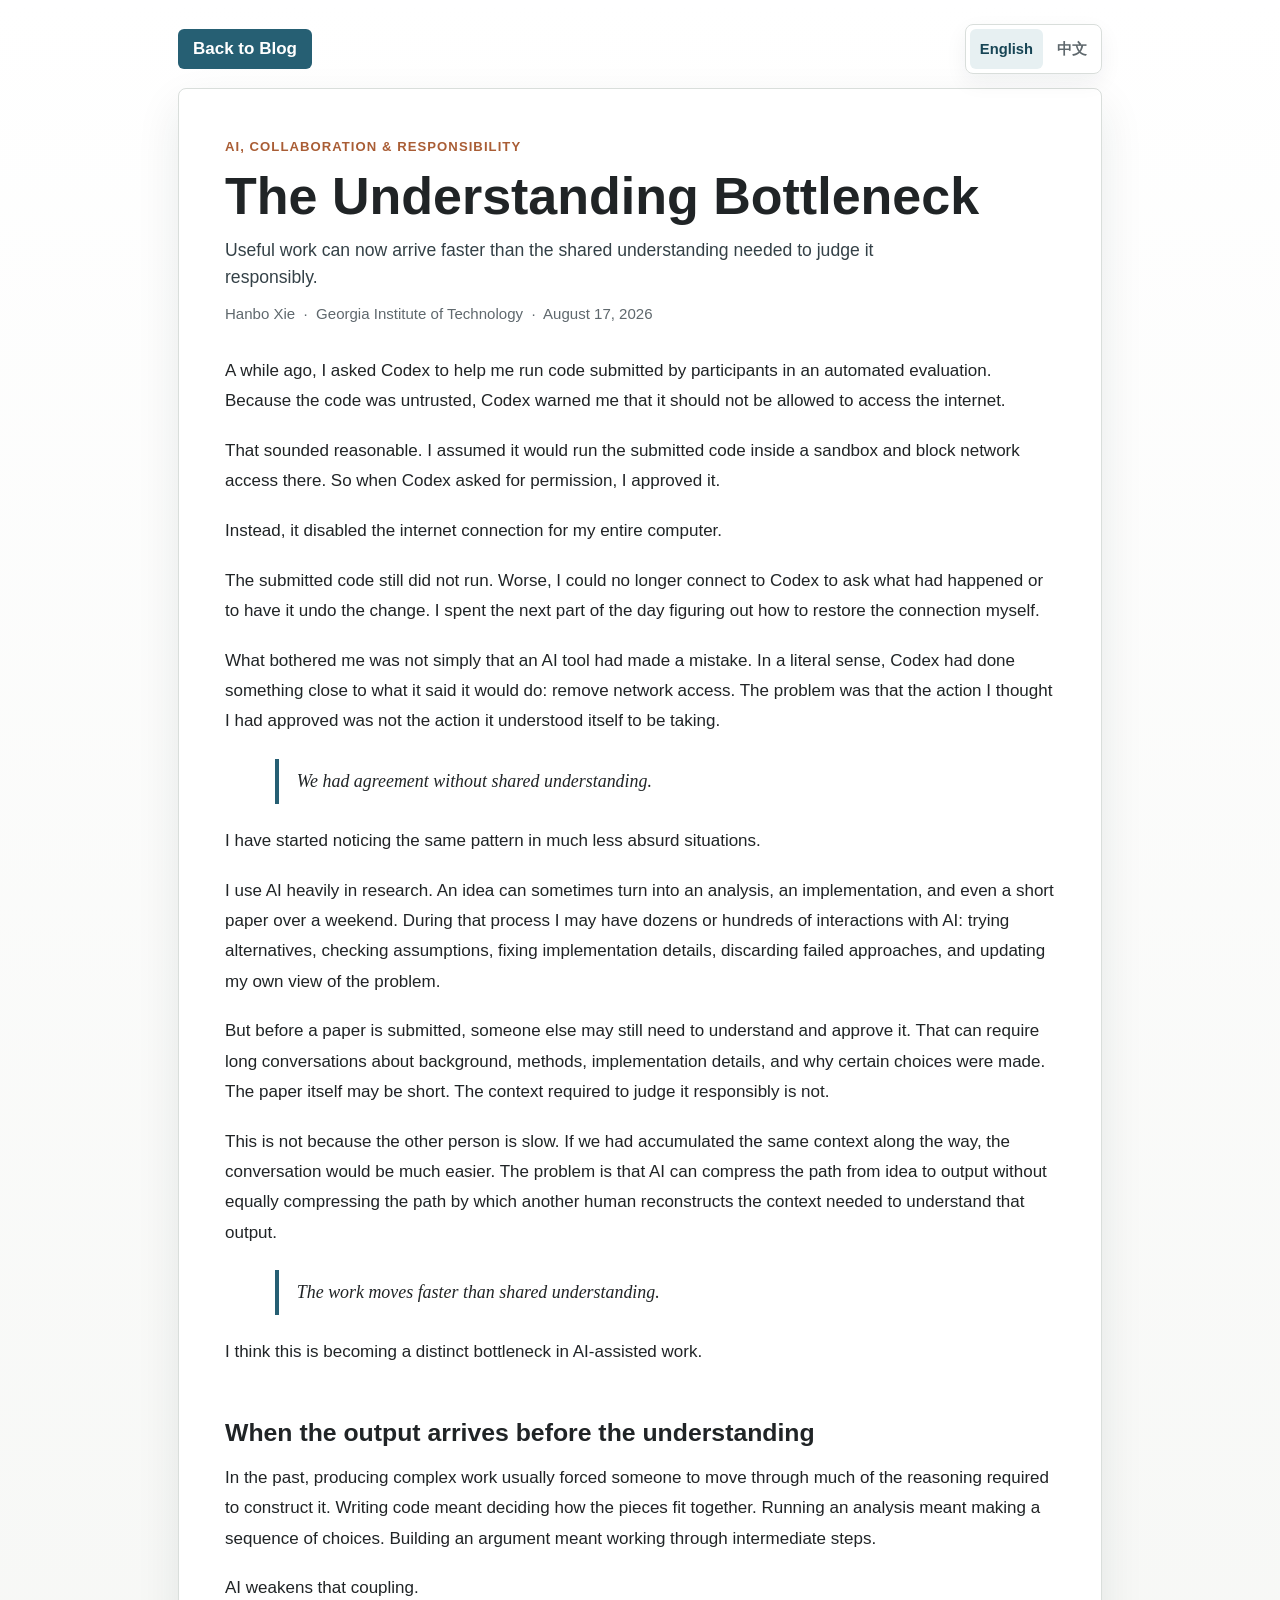
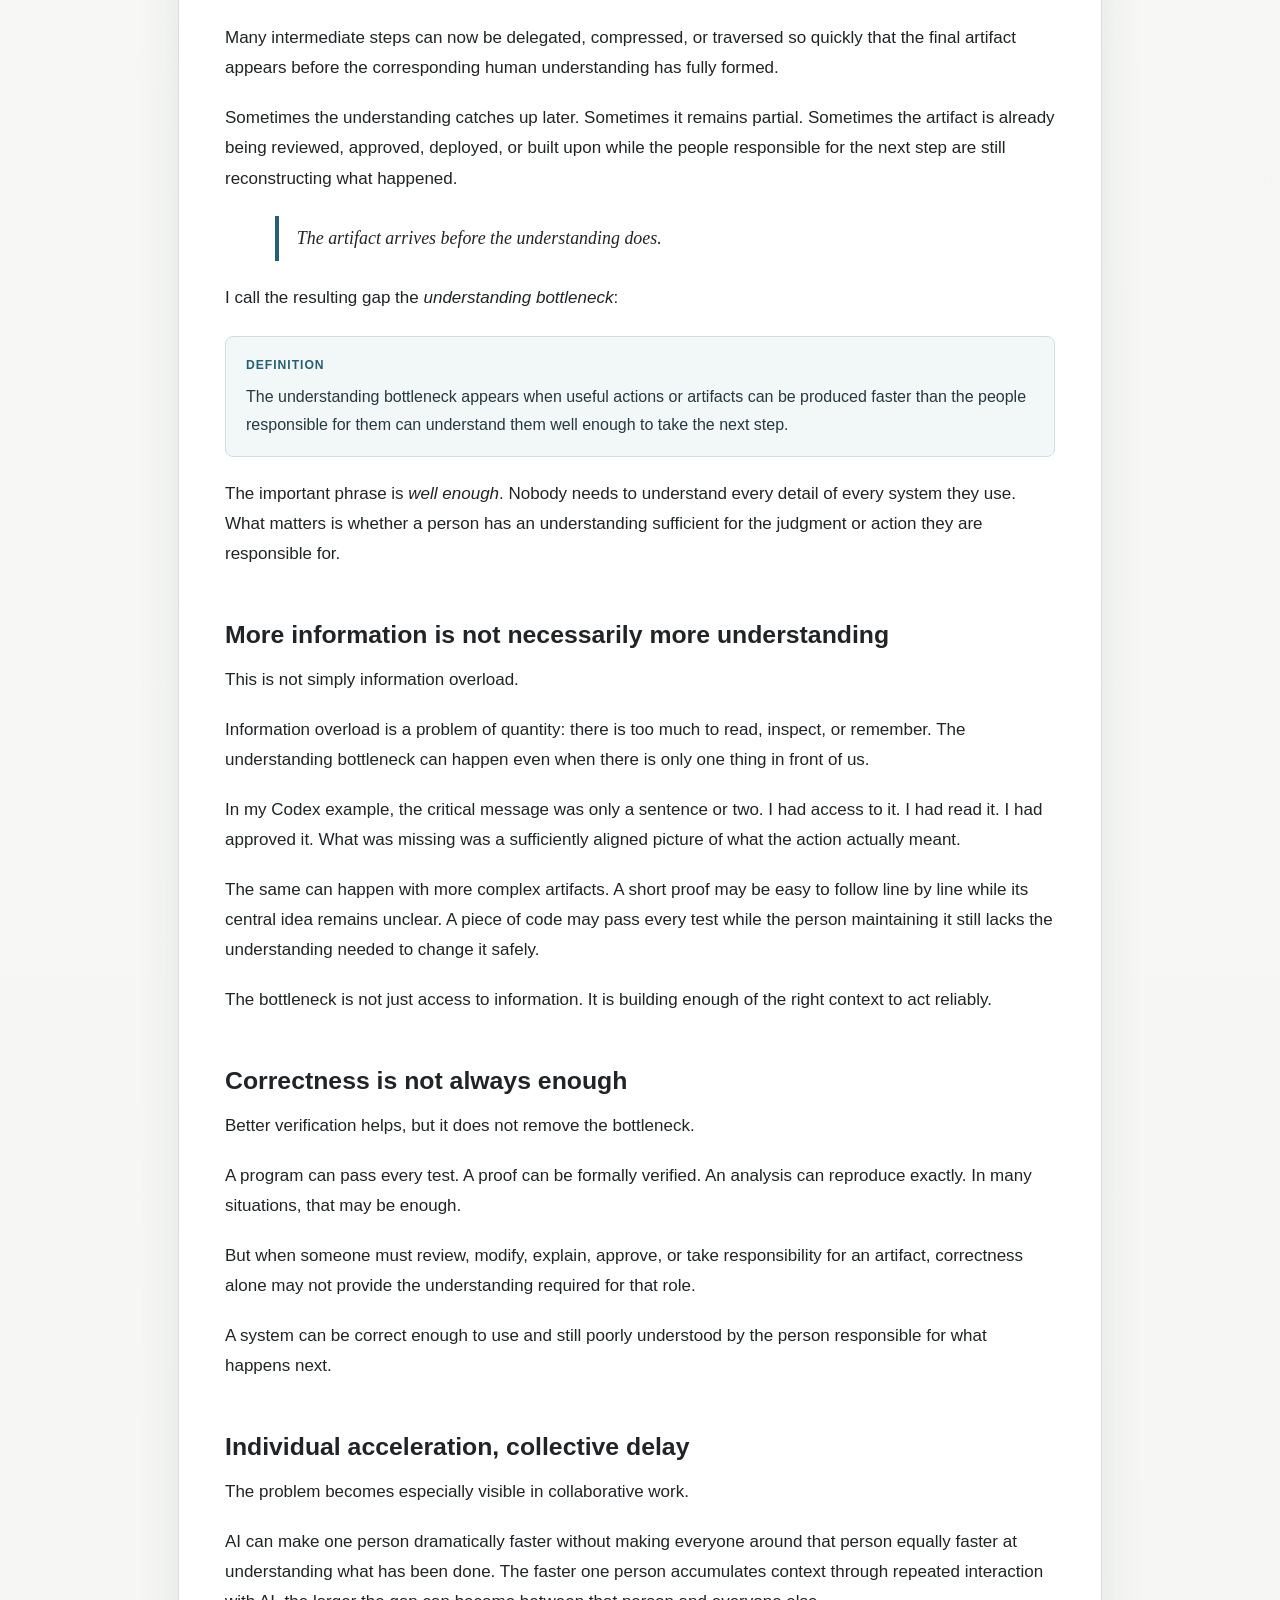
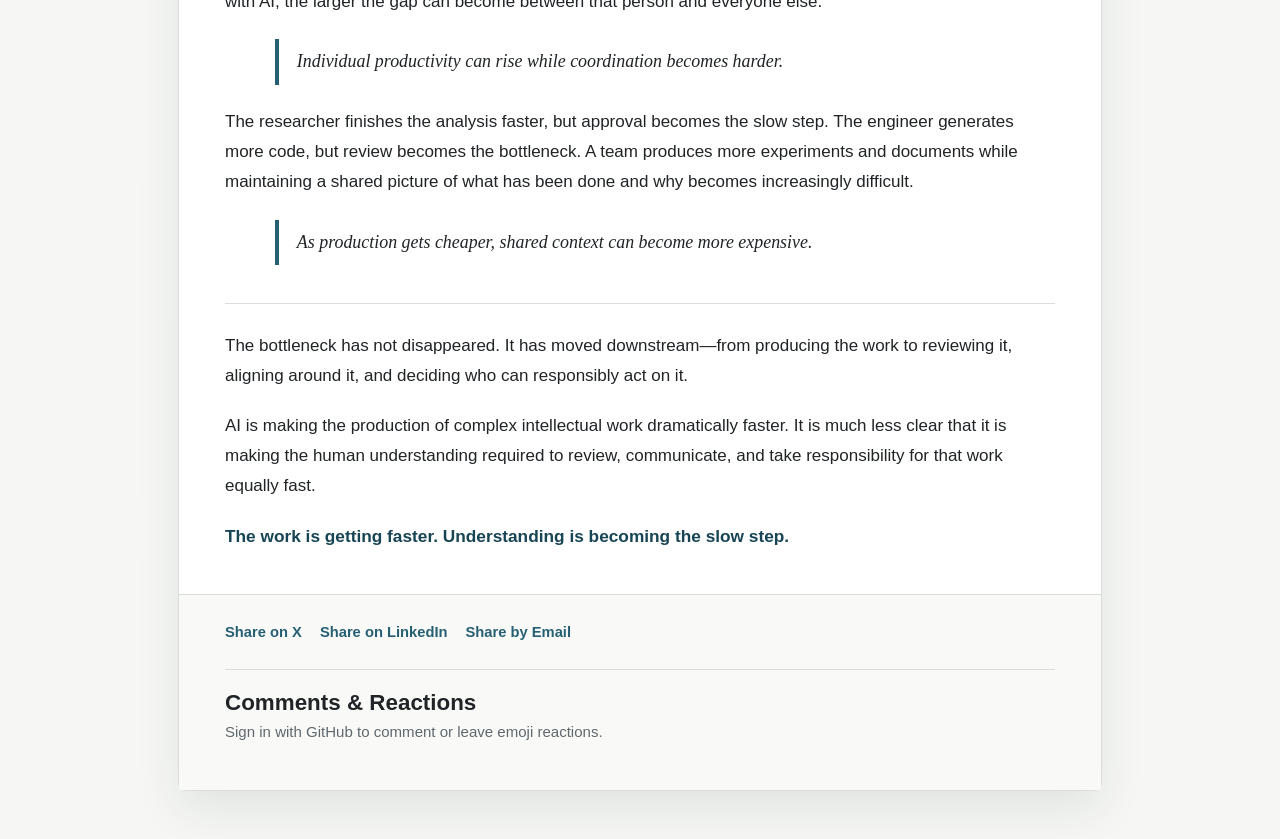
<file: blog/the-understanding-bottleneck.html>
<!DOCTYPE html>
<html lang="en">
<head>
<meta charset="UTF-8">
<meta name="viewport" content="width=device-width, initial-scale=1.0">
<meta name="description" content="AI can accelerate complex work faster than people can build the shared understanding needed to review and act on it.">
<title>The Understanding Bottleneck | Hanbo Xie</title>
<style>
:root {
    --bg: #f6f7f5;
    --surface: #ffffff;
    --surface-soft: #f9faf8;
    --text: #202426;
    --muted: #5f686d;
    --primary: #265f73;
    --primary-dark: #174555;
    --accent: #a95d35;
    --border: #d9dedb;
    --shadow: 0 18px 45px rgba(24, 42, 48, 0.09);
}

* { box-sizing: border-box; }

body {
    margin: 0;
    color: var(--text);
    background: linear-gradient(180deg, rgba(255,255,255,.88) 0%, rgba(246,247,245,.94) 42%, var(--bg) 100%);
    font-family: "Inter", "Segoe UI", Arial, sans-serif;
    font-size: 17px;
    line-height: 1.78;
}

a { color: var(--primary); }
a:hover { color: var(--primary-dark); }

a:focus-visible,
button:focus-visible {
    outline: 3px solid rgba(169, 93, 53, .28);
    outline-offset: 2px;
}

.shell {
    max-width: 960px;
    margin: 0 auto;
    padding: 24px 18px 48px;
}

.topbar {
    display: flex;
    align-items: center;
    justify-content: space-between;
    gap: 14px;
    margin-bottom: 14px;
}

.back {
    display: inline-block;
    padding: 9px 14px;
    border: 1px solid transparent;
    border-radius: 6px;
    color: #fff;
    background: var(--primary);
    font-weight: 700;
    line-height: 1.2;
    text-decoration: none;
    white-space: nowrap;
}

.back:hover {
    color: #fff;
    background: var(--primary-dark);
}

.back::before { content: none; }

.switch {
    display: inline-flex;
    align-items: center;
    gap: 4px;
    padding: 4px;
    border: 1px solid var(--border);
    border-radius: 8px;
    background: rgba(255,255,255,.88);
    box-shadow: 0 8px 22px rgba(24,42,48,.06);
}

.switch button {
    border: 0;
    border-radius: 6px;
    padding: 7px 10px;
    color: var(--muted);
    background: transparent;
    font: inherit;
    font-size: .92rem;
    font-weight: 750;
    cursor: pointer;
}

.switch button.active {
    color: var(--primary-dark);
    background: #e7f0f2;
}

.article {
    overflow: visible;
    border: 1px solid var(--border);
    border-radius: 8px;
    background: var(--surface);
    box-shadow: var(--shadow);
}

.hero {
    padding: clamp(28px, 5vw, 46px) clamp(24px, 5vw, 46px) 22px;
    color: var(--text);
    background: transparent;
}

.hero::before { content: none; }

.eyebrow {
    margin: 0 0 8px;
    color: var(--accent);
    font-size: .82rem;
    font-weight: 800;
    letter-spacing: .08em;
    text-transform: uppercase;
}

h1 {
    max-width: 800px;
    margin: 0;
    font-family: "Inter", "Segoe UI", Arial, sans-serif;
    font-size: clamp(2.1rem, 4.4vw, 3.25rem);
    font-weight: 750;
    line-height: 1.12;
    letter-spacing: 0;
    text-wrap: balance;
}

.dek {
    max-width: 720px;
    margin: 12px 0 0;
    color: #344147;
    font-size: 1.1rem;
    line-height: 1.55;
}

.meta {
    margin: 12px 0 0;
    color: var(--muted);
    font-size: .94rem;
    font-weight: 400;
    line-height: 1.5;
}

.body {
    width: auto;
    margin: 0;
    padding: 8px clamp(24px, 5vw, 46px) 42px;
}

.body > p:first-child::first-letter {
    float: none;
    margin: 0;
    color: inherit;
    font-size: inherit;
    font-weight: inherit;
    line-height: inherit;
}

p { margin: 0 0 1.15em; }

h2 {
    margin: 2em 0 .55em;
    color: var(--text);
    font-family: "Inter", "Segoe UI", Arial, sans-serif;
    font-size: 1.55rem;
    font-weight: 750;
    line-height: 1.3;
    letter-spacing: 0;
}

h2::before { content: none; }

.signal {
    max-width: 88%;
    margin: 22px auto;
    padding: 8px 18px;
    border-left: 4px solid var(--primary);
    color: var(--text);
    font-family: Georgia, "Times New Roman", "Noto Serif SC", serif;
    font-size: 1.12rem;
    font-style: italic;
    font-weight: 500;
    line-height: 1.65;
}

.definition {
    margin: 22px 0;
    padding: 18px 20px;
    border: 1px solid #cfdde1;
    border-radius: 8px;
    color: #26393f;
    background: #f2f7f8;
    font-size: 1rem;
    line-height: 1.7;
}

.definition::before {
    display: block;
    margin-bottom: 8px;
    color: var(--primary);
    font-size: .76rem;
    font-weight: 800;
    letter-spacing: .08em;
    text-transform: uppercase;
    content: "Definition";
}

body[data-lang="zh"] .definition::before { content: "定义"; }

.closing {
    margin-top: 2.2em;
    padding-top: 1.6em;
    border-top: 1px solid var(--border);
}

.closing p:last-child {
    margin-bottom: 0;
    color: var(--primary-dark);
    font-size: 1.08rem;
    font-weight: 700;
}

.post-content { display: none; }
.post-content.active { display: block; }

[data-lang="zh"] {
    font-family: "Noto Sans SC", "PingFang SC", "Microsoft YaHei", "Inter", sans-serif;
}

.footer {
    padding: 24px clamp(24px, 5vw, 46px) 30px;
    border-top: 1px solid var(--border);
    background: var(--surface-soft);
}

.share {
    display: flex;
    flex-wrap: wrap;
    gap: 10px 18px;
}

.share a {
    font-size: .92rem;
    font-weight: 700;
    text-decoration: none;
}

.share a:hover { text-decoration: underline; }

.comments {
    margin-top: 24px;
    padding-top: 18px;
    border-top: 1px solid var(--border);
}

.comments h2 {
    margin: 0 0 4px;
    font-size: 1.4rem;
}

.comments .meta { margin: 0 0 16px; }

@media (max-width: 640px) {
    body { font-size: 16px; }
    .shell { padding: 14px 10px 32px; }
    .topbar {
        align-items: stretch;
        flex-direction: column;
    }
    .back { align-self: flex-start; }
    .switch { align-self: flex-start; }
    .hero { padding: 26px 22px 18px; }
    .body { padding: 6px 22px 34px; }
    .footer { padding: 22px; }
    .signal { max-width: 100%; margin: 20px 0; }
}

@media (prefers-reduced-motion: reduce) {
    html { scroll-behavior: auto; }
}
</style>
</head>
<body data-lang="en">
<main class="shell">
<div class="topbar"><a class="back" href="../index.html#blog">Back to Blog</a><div class="switch" role="group" aria-label="Language"><button type="button" class="active" data-lang-button="en" aria-pressed="true">English</button><button type="button" data-lang-button="zh" aria-pressed="false">中文</button></div></div>
<article class="article">
<header class="hero post-content active" data-lang="en"><p class="eyebrow">AI, collaboration &amp; responsibility</p><h1>The Understanding Bottleneck</h1><p class="dek">Useful work can now arrive faster than the shared understanding needed to judge it responsibly.</p><p class="meta">Hanbo Xie &nbsp;·&nbsp; Georgia Institute of Technology &nbsp;·&nbsp; August 17, 2026</p></header>
<header class="hero post-content" data-lang="zh"><p class="eyebrow">AI、协作与责任</p><h1>理解的瓶颈</h1><p class="dek">有用的工作产出得越来越快，但形成负责任判断所需的共同理解却没有同步加速。</p><p class="meta">Hanbo Xie &nbsp;·&nbsp; Georgia Institute of Technology &nbsp;·&nbsp; 2026 年 8 月 17 日</p></header>

<section class="body post-content active" data-lang="en">
<p>A while ago, I asked Codex to help me run code submitted by participants in an automated evaluation. Because the code was untrusted, Codex warned me that it should not be allowed to access the internet.</p>
<p>That sounded reasonable. I assumed it would run the submitted code inside a sandbox and block network access there. So when Codex asked for permission, I approved it.</p>
<p>Instead, it disabled the internet connection for my entire computer.</p>
<p>The submitted code still did not run. Worse, I could no longer connect to Codex to ask what had happened or to have it undo the change. I spent the next part of the day figuring out how to restore the connection myself.</p>
<p>What bothered me was not simply that an AI tool had made a mistake. In a literal sense, Codex had done something close to what it said it would do: remove network access. The problem was that the action I thought I had approved was not the action it understood itself to be taking.</p>
<div class="signal">We had agreement without shared understanding.</div>
<p>I have started noticing the same pattern in much less absurd situations.</p>
<p>I use AI heavily in research. An idea can sometimes turn into an analysis, an implementation, and even a short paper over a weekend. During that process I may have dozens or hundreds of interactions with AI: trying alternatives, checking assumptions, fixing implementation details, discarding failed approaches, and updating my own view of the problem.</p>
<p>But before a paper is submitted, someone else may still need to understand and approve it. That can require long conversations about background, methods, implementation details, and why certain choices were made. The paper itself may be short. The context required to judge it responsibly is not.</p>
<p>This is not because the other person is slow. If we had accumulated the same context along the way, the conversation would be much easier. The problem is that AI can compress the path from idea to output without equally compressing the path by which another human reconstructs the context needed to understand that output.</p>
<div class="signal">The work moves faster than shared understanding.</div>
<p>I think this is becoming a distinct bottleneck in AI-assisted work.</p>
<h2>When the output arrives before the understanding</h2>
<p>In the past, producing complex work usually forced someone to move through much of the reasoning required to construct it. Writing code meant deciding how the pieces fit together. Running an analysis meant making a sequence of choices. Building an argument meant working through intermediate steps.</p>
<p>AI weakens that coupling.</p>
<p>Many intermediate steps can now be delegated, compressed, or traversed so quickly that the final artifact appears before the corresponding human understanding has fully formed.</p>
<p>Sometimes the understanding catches up later. Sometimes it remains partial. Sometimes the artifact is already being reviewed, approved, deployed, or built upon while the people responsible for the next step are still reconstructing what happened.</p>
<div class="signal">The artifact arrives before the understanding does.</div>
<p>I call the resulting gap the <em>understanding bottleneck</em>:</p>
<div class="definition">The understanding bottleneck appears when useful actions or artifacts can be produced faster than the people responsible for them can understand them well enough to take the next step.</div>
<p>The important phrase is <em>well enough</em>. Nobody needs to understand every detail of every system they use. What matters is whether a person has an understanding sufficient for the judgment or action they are responsible for.</p>
<h2>More information is not necessarily more understanding</h2>
<p>This is not simply information overload.</p>
<p>Information overload is a problem of quantity: there is too much to read, inspect, or remember. The understanding bottleneck can happen even when there is only one thing in front of us.</p>
<p>In my Codex example, the critical message was only a sentence or two. I had access to it. I had read it. I had approved it. What was missing was a sufficiently aligned picture of what the action actually meant.</p>
<p>The same can happen with more complex artifacts. A short proof may be easy to follow line by line while its central idea remains unclear. A piece of code may pass every test while the person maintaining it still lacks the understanding needed to change it safely.</p>
<p>The bottleneck is not just access to information. It is building enough of the right context to act reliably.</p>
<h2>Correctness is not always enough</h2>
<p>Better verification helps, but it does not remove the bottleneck.</p>
<p>A program can pass every test. A proof can be formally verified. An analysis can reproduce exactly. In many situations, that may be enough.</p>
<p>But when someone must review, modify, explain, approve, or take responsibility for an artifact, correctness alone may not provide the understanding required for that role.</p>
<p>A system can be correct enough to use and still poorly understood by the person responsible for what happens next.</p>
<h2>Individual acceleration, collective delay</h2>
<p>The problem becomes especially visible in collaborative work.</p>
<p>AI can make one person dramatically faster without making everyone around that person equally faster at understanding what has been done. The faster one person accumulates context through repeated interaction with AI, the larger the gap can become between that person and everyone else.</p>
<div class="signal">Individual productivity can rise while coordination becomes harder.</div>
<p>The researcher finishes the analysis faster, but approval becomes the slow step. The engineer generates more code, but review becomes the bottleneck. A team produces more experiments and documents while maintaining a shared picture of what has been done and why becomes increasingly difficult.</p>
<div class="signal">As production gets cheaper, shared context can become more expensive.</div>
<div class="closing"><p>The bottleneck has not disappeared. It has moved downstream—from producing the work to reviewing it, aligning around it, and deciding who can responsibly act on it.</p><p>AI is making the production of complex intellectual work dramatically faster. It is much less clear that it is making the human understanding required to review, communicate, and take responsibility for that work equally fast.</p><p>The work is getting faster. Understanding is becoming the slow step.</p></div>
</section>

<section class="body post-content" data-lang="zh">
<p>前段时间，我让 Codex 帮我运行自动化评估中参与者提交的代码。因为这些代码并不可信，Codex 提醒我，不应该允许它们访问互联网。</p>
<p>这听起来很合理。我以为它会把提交的代码放进沙箱，并在那里阻断网络访问。所以，当 Codex 请求权限时，我批准了。</p>
<p>结果，它关闭了我整台电脑的网络连接。</p>
<p>提交的代码依然没有运行。更糟的是，我已经无法连接 Codex，既问不了发生了什么，也无法让它撤销这个改动。接下来的大半天，我都在自己摸索如何恢复网络。</p>
<p>真正让我在意的，不只是一个 AI 工具犯了错。从字面上说，Codex 做的事情与它声称要做的很接近：移除网络访问。问题在于，我以为自己批准的操作，并不是它所理解的那个操作。</p>
<div class="signal">我们达成了一致，却没有形成共同理解。</div>
<p>后来我开始在许多没有这么荒诞的场景里注意到同样的模式。</p>
<p>我在研究中大量使用 AI。一个想法有时可以在一个周末内变成分析、实现，甚至一篇短论文。在这个过程中，我可能会与 AI 交互几十次乃至几百次：尝试不同方案、检查假设、修正实现细节、放弃失败的路径，并不断更新自己对问题的看法。</p>
<p>但在论文提交之前，往往仍需要另一个人理解并批准它。这可能意味着围绕背景、方法、实现细节，以及某些选择背后的原因进行长时间讨论。论文也许很短，但要负责任地判断它，所需要的上下文并不短。</p>
<p>这不是因为对方理解得慢。如果我们一路积累了相同的上下文，沟通就会容易得多。问题在于，AI 可以压缩从想法到产出的路径，却没有同样压缩另一个人重建上下文、进而理解这个产出的路径。</p>
<div class="signal">工作的推进速度，超过了共同理解形成的速度。</div>
<p>我认为，这正逐渐成为 AI 辅助工作中一种独立的瓶颈。</p>
<h2>当产出先于理解到达</h2>
<p>过去，完成复杂工作通常会迫使人经历构建它所需要的大部分推理。写代码意味着决定各个部分如何配合；做分析意味着依次作出许多选择；搭建论证意味着走过中间的思考步骤。</p>
<p>AI 削弱了这种耦合。</p>
<p>现在，许多中间步骤可以被委托、压缩，或以极快的速度走完。于是，最终产物出现时，相应的人类理解可能还没有完全形成。</p>
<p>有时，理解会在之后赶上来；有时，它始终是不完整的；还有些时候，产物已经在被审阅、批准、部署或继续使用，而负责下一步的人仍在努力还原之前发生了什么。</p>
<div class="signal">产物已经抵达，理解却还在路上。</div>
<p>我把由此产生的缺口称为 <em>理解的瓶颈</em>：</p>
<div class="definition">当有用的行动或产物生成得如此之快，以至于对它们负责的人无法及时形成足以推进下一步的理解时，理解的瓶颈就出现了。</div>
<p>这里重要的是“足以”。没有人需要理解自己使用的每个系统的全部细节。真正重要的是，一个人的理解是否足以支撑他所负责的判断或行动。</p>
<h2>更多信息不一定带来更多理解</h2>
<p>这并不只是信息过载。</p>
<p>信息过载是数量问题：要读、要检查、要记住的东西太多。而理解的瓶颈，即使眼前只有一件事，也可能发生。</p>
<p>在我的 Codex 例子里，关键提示只有一两句话。我看到了，也读过了，还批准了。缺少的不是信息，而是双方对这个操作究竟意味着什么，有一幅足够一致的图景。</p>
<p>更复杂的产物也一样。一份简短的证明可能逐行都能读懂，中心思想却仍不清晰；一段代码可能通过所有测试，但维护它的人依然不具备安全修改它所需的理解。</p>
<p>瓶颈不只是能不能接触信息，而是能否建立足够多、足够正确的上下文，从而可靠地行动。</p>
<h2>正确并不总是足够</h2>
<p>更好的验证会有帮助，但它不能消除这个瓶颈。</p>
<p>一个程序可以通过所有测试，一个证明可以被形式化验证，一项分析也可以精确复现。在许多场景里，这也许已经足够。</p>
<p>但当一个人必须审阅、修改、解释、批准某个产物，或为它承担责任时，仅仅正确，未必能提供这一角色所需要的理解。</p>
<p>一个系统可以正确到足以使用，却仍没有被负责下一步的人充分理解。</p>
<h2>个体加速，集体延迟</h2>
<p>这个问题在协作中尤其明显。</p>
<p>AI 可以让一个人快很多，却不会让他周围的每个人都同样更快地理解已经完成的工作。一个人通过反复与 AI 互动而积累上下文的速度越快，他与其他人之间的差距就可能越大。</p>
<div class="signal">个体生产力可以上升，而协调却变得更困难。</div>
<p>研究者更快完成分析，但审批成了缓慢的一环；工程师生成更多代码，但评审成了瓶颈；团队产出更多实验和文档，却越来越难维持一幅关于“做了什么、为什么这样做”的共同图景。</p>
<div class="signal">当生产变得更廉价，共享上下文反而可能变得更昂贵。</div>
<div class="closing"><p>瓶颈并没有消失。它只是移到了下游——从产出工作，移到审阅它、围绕它达成一致，以及决定谁能够负责任地采取行动。</p><p>AI 正在显著加快复杂智力工作的生产速度。但它是否也以同样的速度，提升了人类审阅、沟通并为这些工作承担责任所需的理解，还远不清楚。</p><p>工作越来越快。理解正在成为最慢的那一步。</p></div>
</section>

<footer class="footer">
<div class="share"><a href="https://twitter.com/intent/tweet?text=The%20Understanding%20Bottleneck&amp;url=https://xhb120633.github.io/blog/the-understanding-bottleneck.html" target="_blank" rel="noopener noreferrer">Share on X</a><a href="https://www.linkedin.com/sharing/share-offsite/?url=https://xhb120633.github.io/blog/the-understanding-bottleneck.html" target="_blank" rel="noopener noreferrer">Share on LinkedIn</a><a href="mailto:?subject=The%20Understanding%20Bottleneck&amp;body=https://xhb120633.github.io/blog/the-understanding-bottleneck.html">Share by Email</a></div>
<div class="comments"><h2>Comments &amp; Reactions</h2><p class="meta">Sign in with GitHub to comment or leave emoji reactions.</p><script src="https://giscus.app/client.js" data-repo="xhb120633/xhb120633.github.io" data-repo-id="R_kgDOJWNfMw" data-category="General" data-category-id="DIC_kwDOJWNfM84C3Vu6" data-mapping="pathname" data-strict="0" data-reactions-enabled="1" data-emit-metadata="0" data-input-position="bottom" data-theme="preferred_color_scheme" data-lang="zh-CN" crossorigin="anonymous" async></script></div>
</footer>
</article>
</main>
<script>
function setLanguage(lang){var blocks=document.querySelectorAll(".post-content");var buttons=document.querySelectorAll("[data-lang-button]");document.body.setAttribute("data-lang",lang);document.documentElement.setAttribute("lang",lang==="zh"?"zh-CN":"en");for(var i=0;i<blocks.length;i++)blocks[i].classList.toggle("active",blocks[i].getAttribute("data-lang")===lang);for(var j=0;j<buttons.length;j++){var active=buttons[j].getAttribute("data-lang-button")===lang;buttons[j].classList.toggle("active",active);buttons[j].setAttribute("aria-pressed",active?"true":"false")}try{localStorage.setItem("blogLanguage",lang)}catch(error){}}
function initialLanguage(){var q=new URLSearchParams(location.search).get("lang");if(q==="zh"||q==="en")return q;try{var saved=localStorage.getItem("blogLanguage");if(saved==="zh"||saved==="en")return saved}catch(error){}return"en"}
var buttons=document.querySelectorAll("[data-lang-button]");for(var i=0;i<buttons.length;i++)buttons[i].addEventListener("click",function(e){setLanguage(e.currentTarget.getAttribute("data-lang-button"))});setLanguage(initialLanguage());
</script>
</body>
</html>
</file>
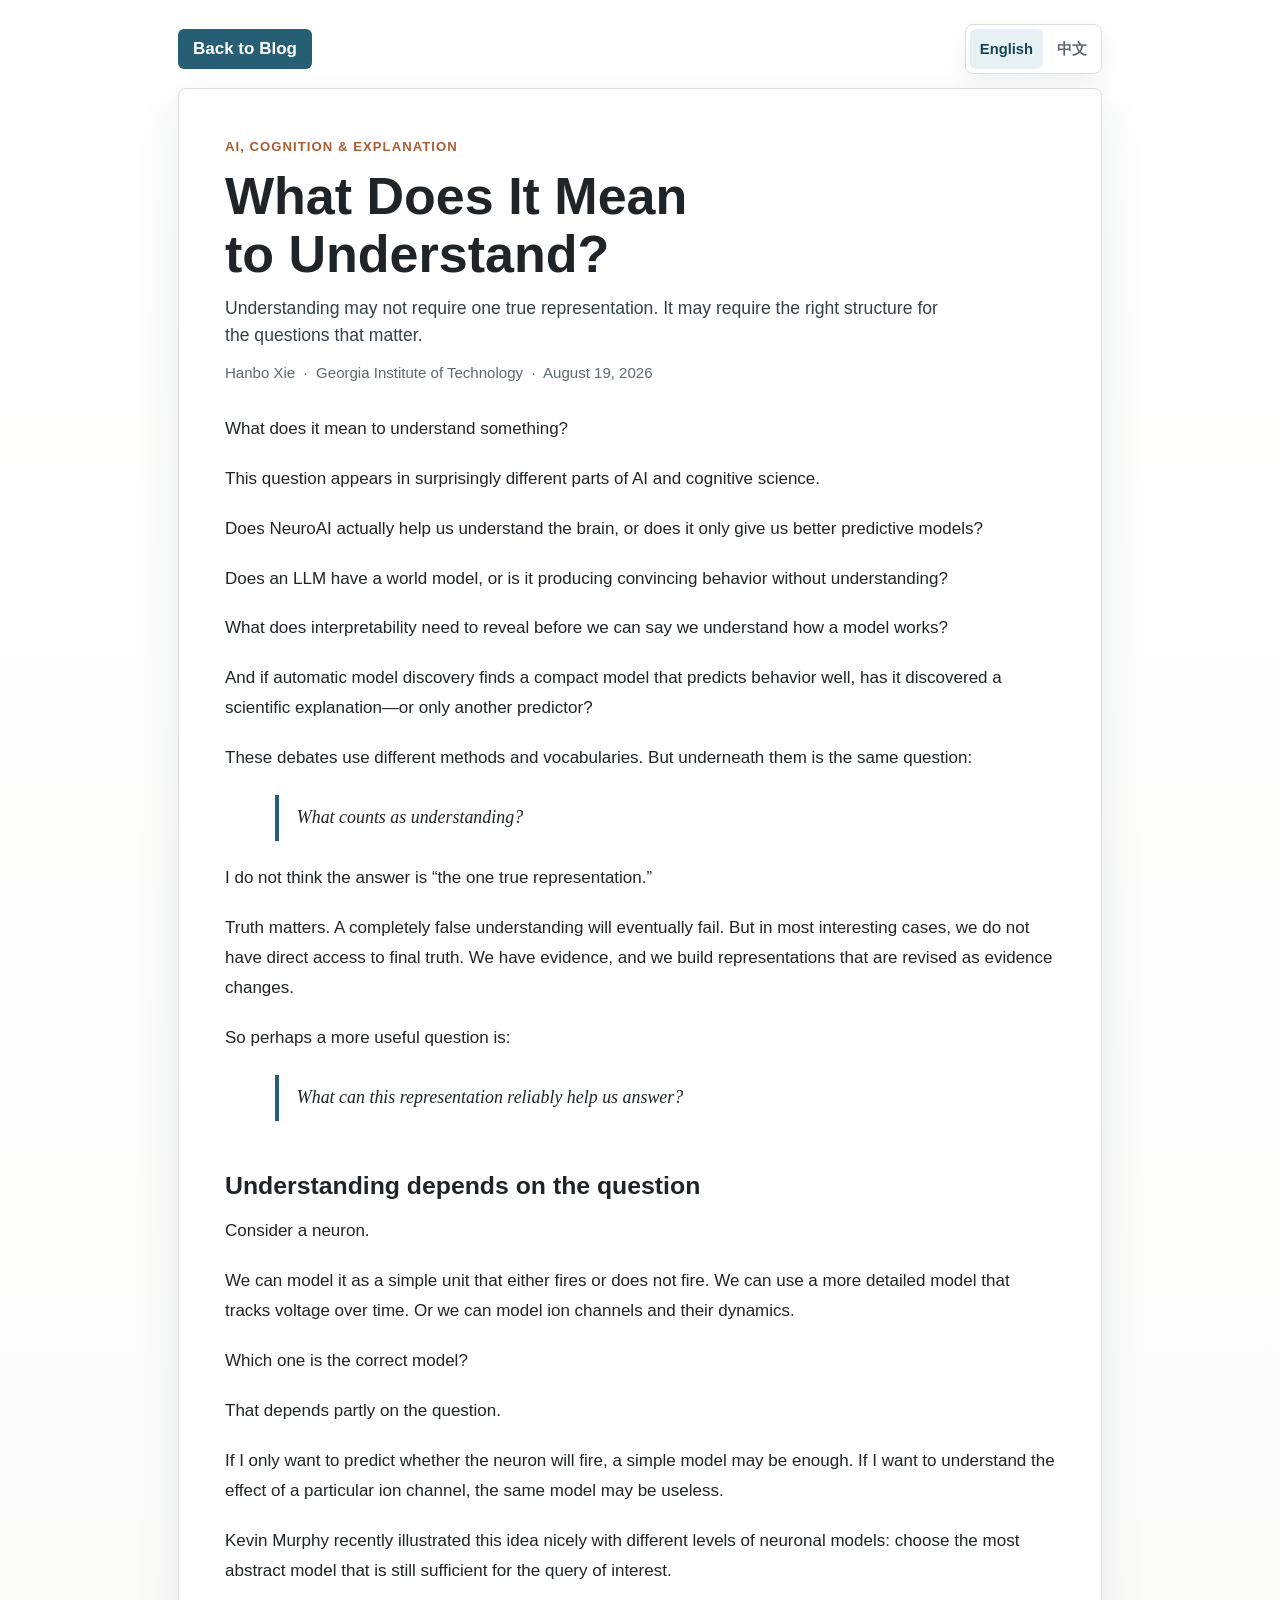
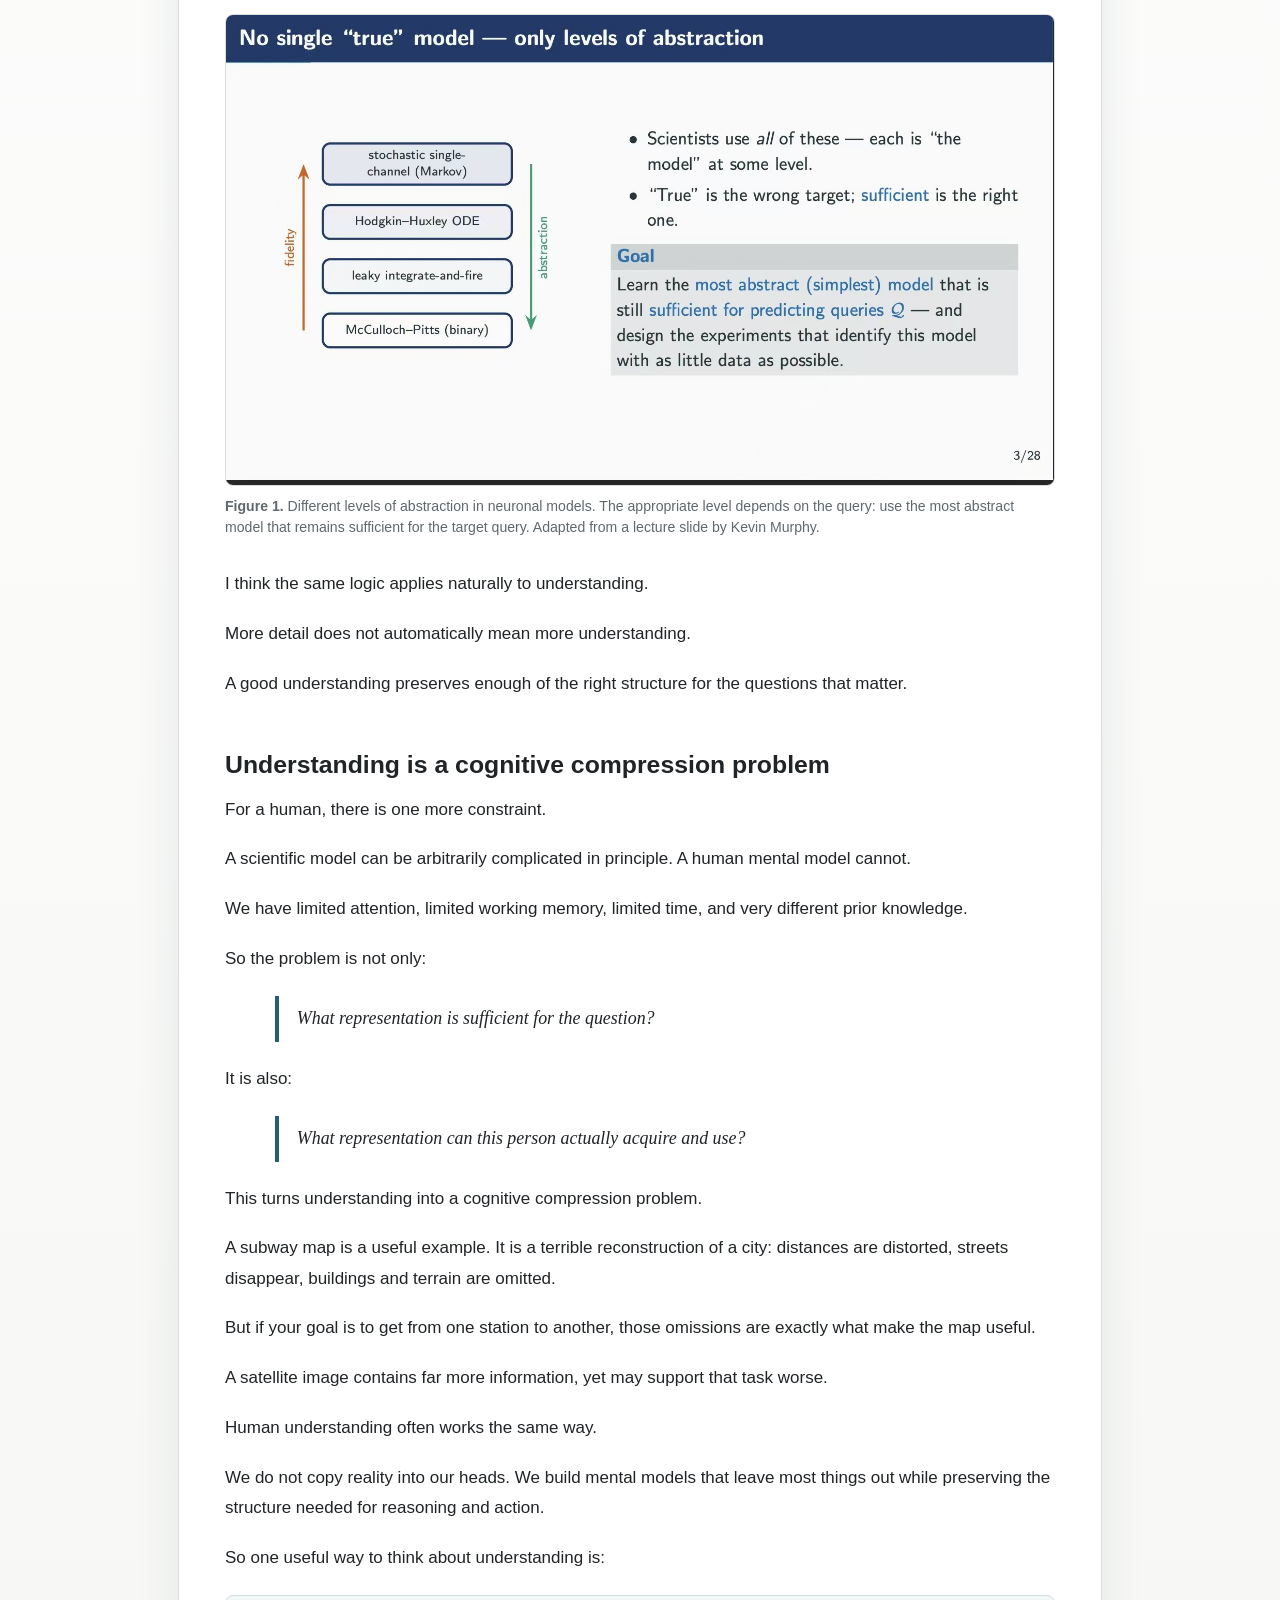
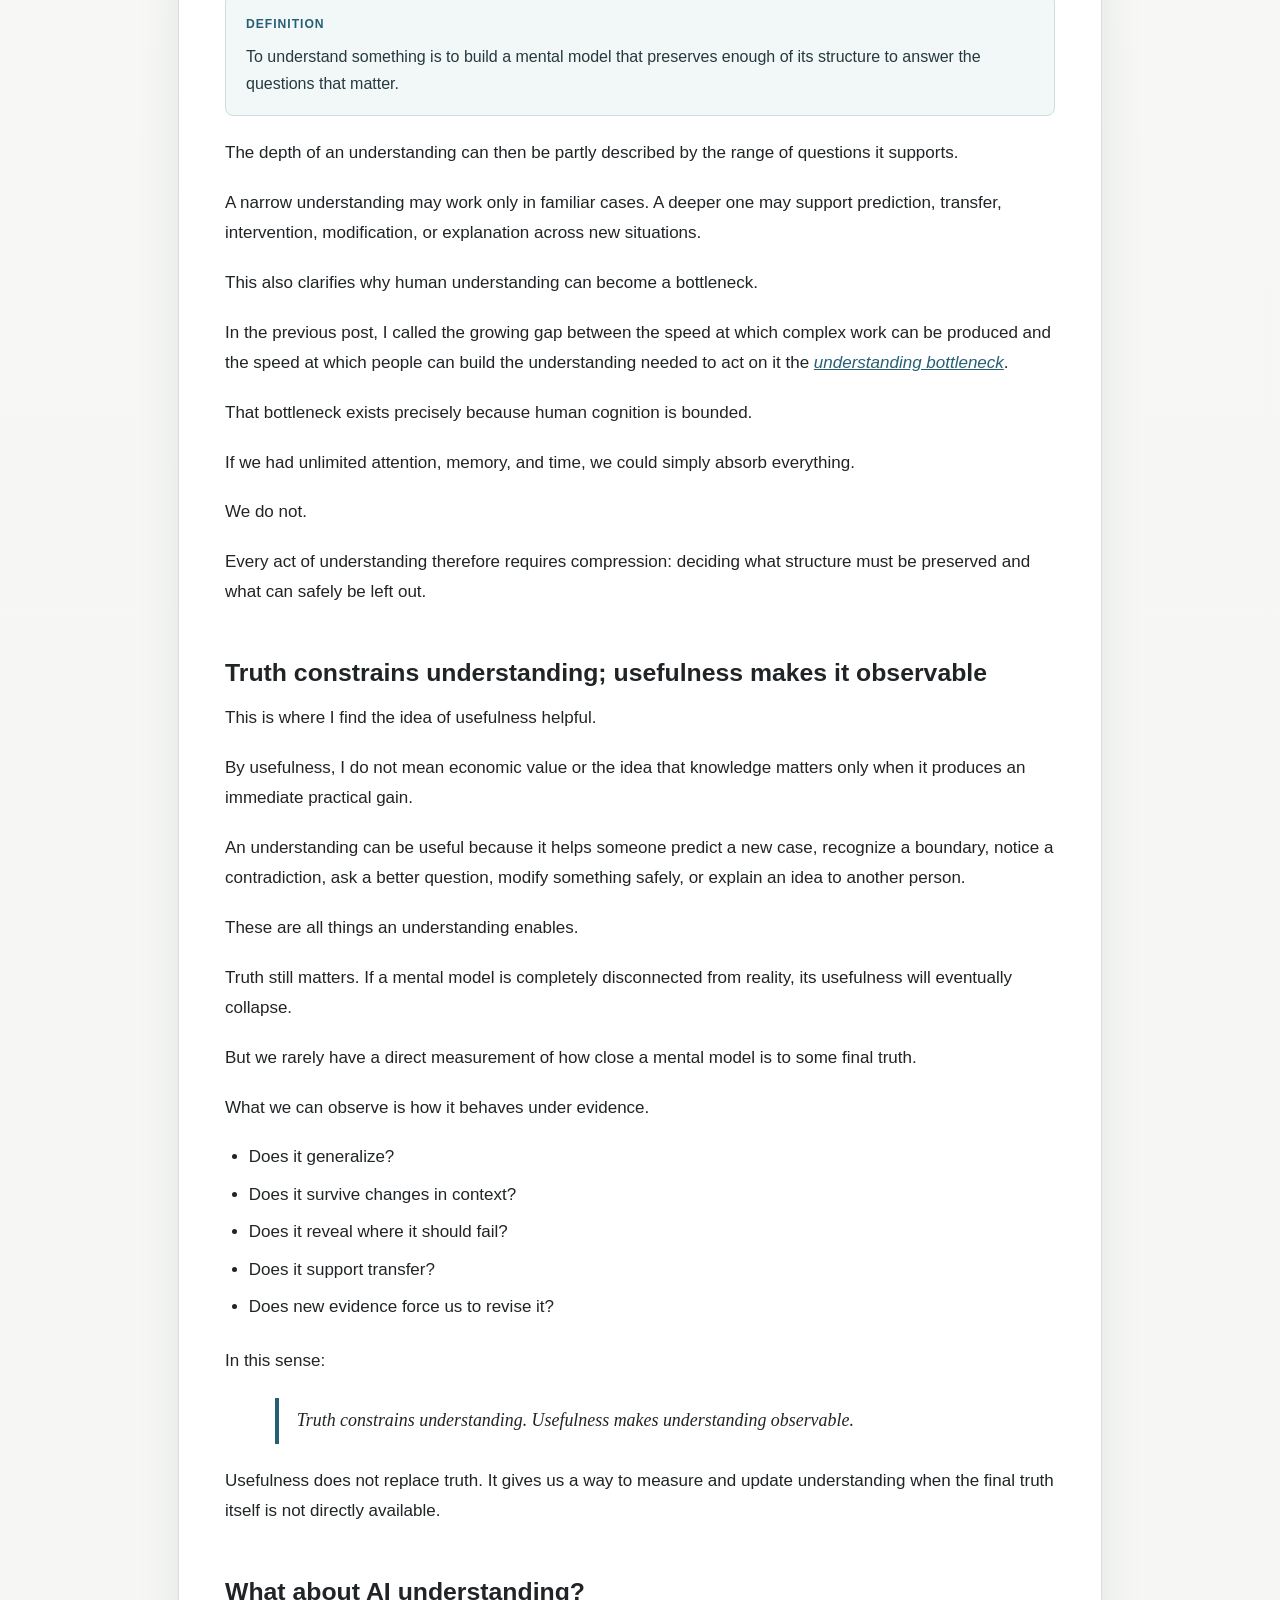
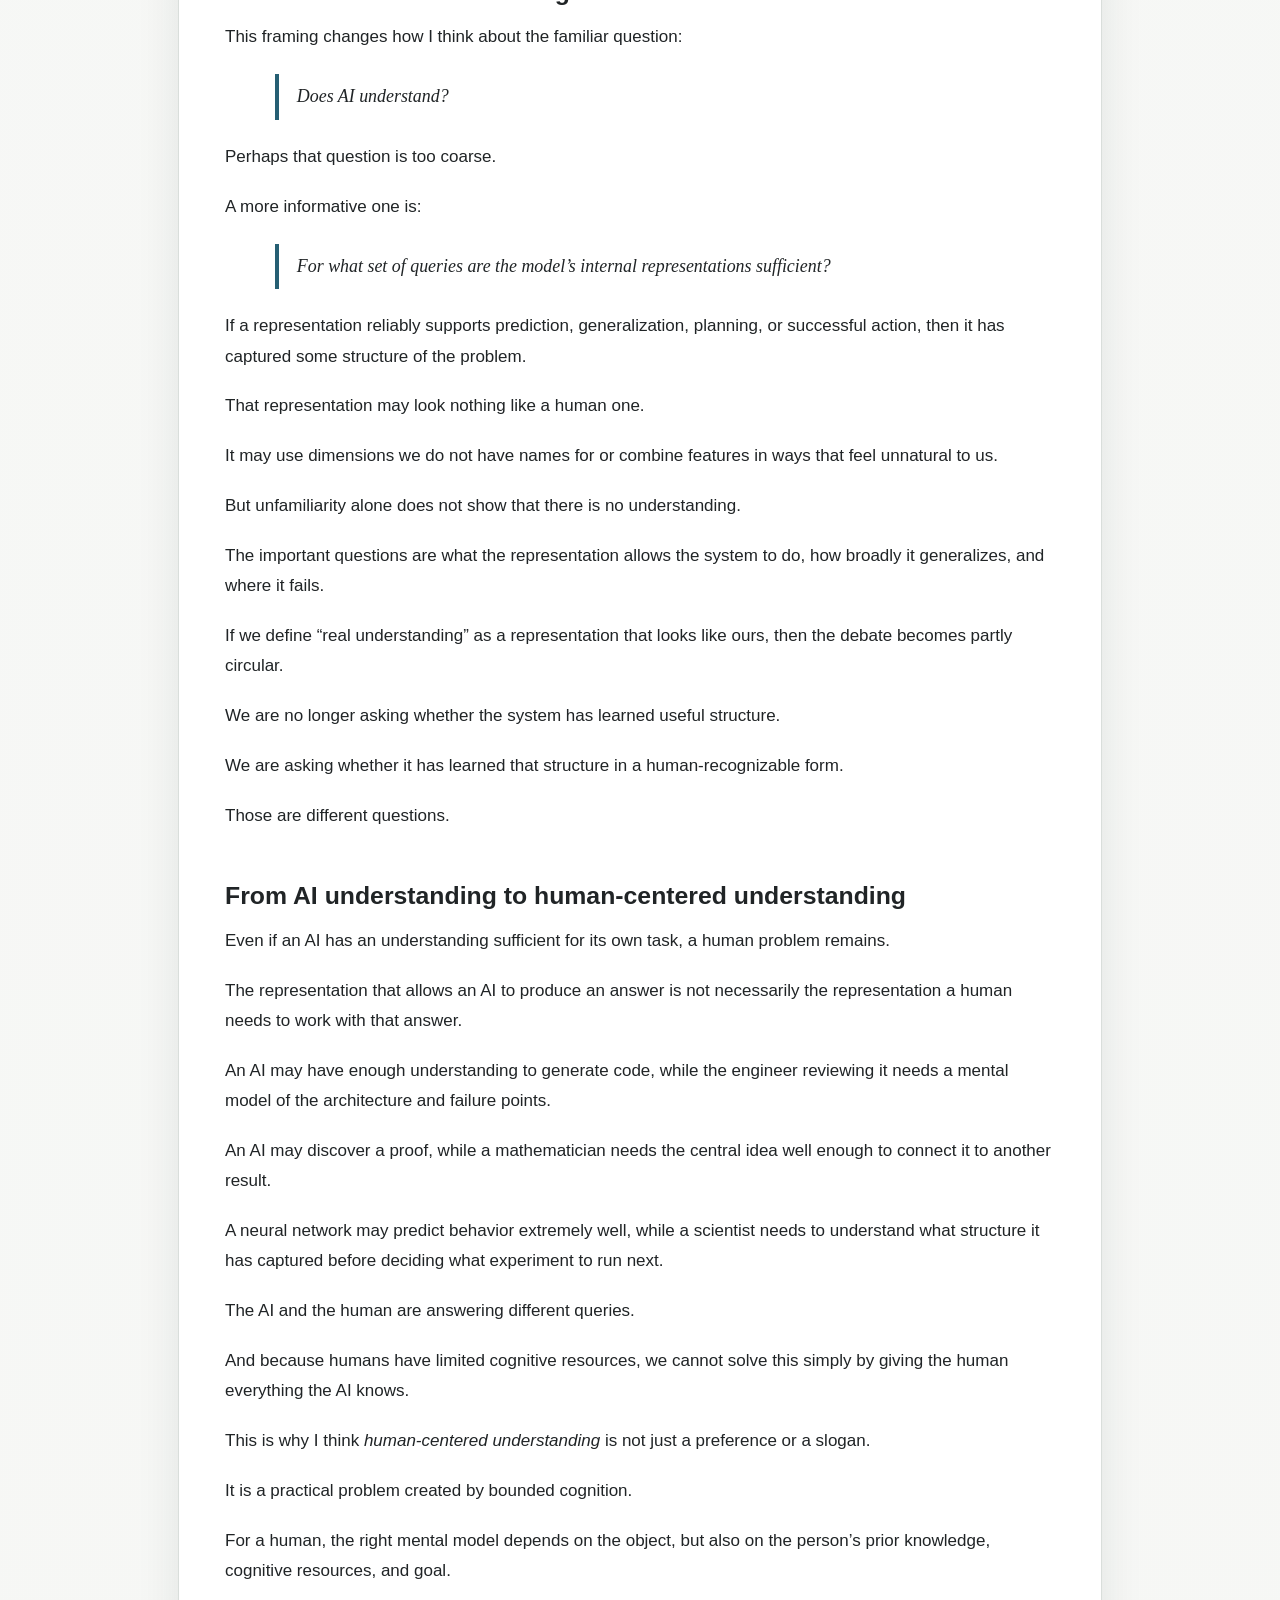
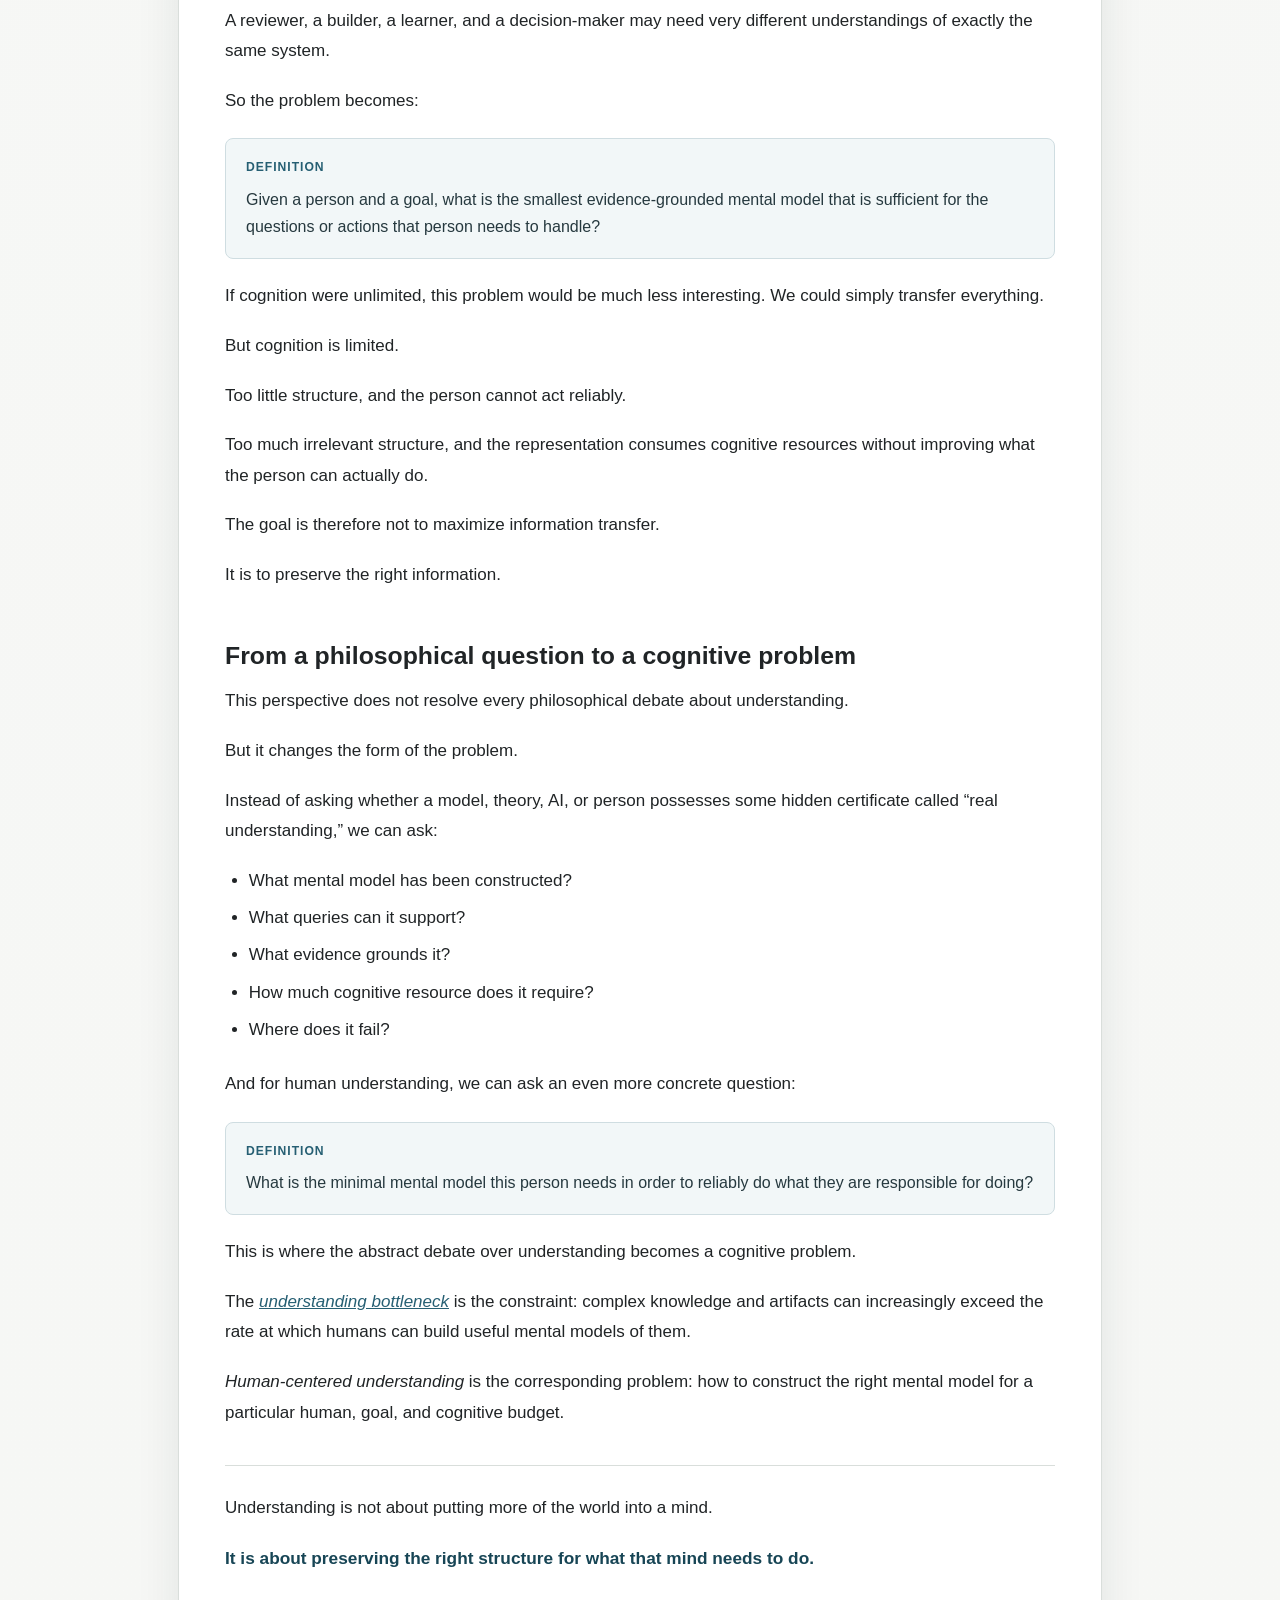
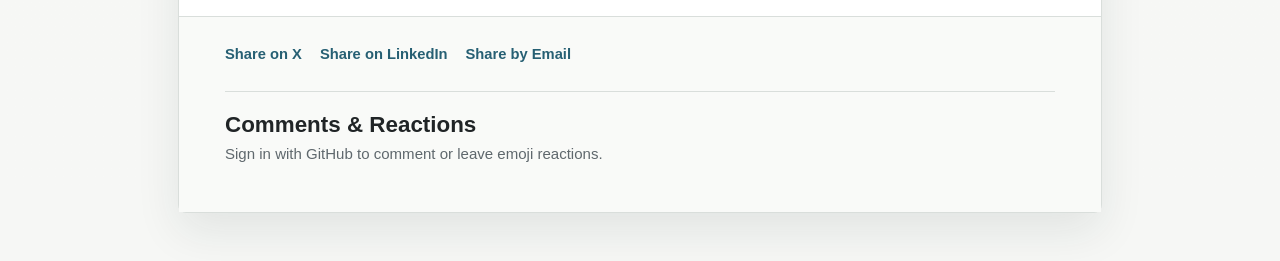
<file: blog/what-does-it-mean-to-understand.html>
<!DOCTYPE html>
<html lang="en">
<head>
<meta charset="UTF-8">
<meta name="viewport" content="width=device-width, initial-scale=1.0">
<meta name="description" content="Understanding as a question-relative, evidence-grounded mental model that preserves the right structure for reasoning and action.">
<title>What Does It Mean to Understand? | Hanbo Xie</title>
<style>
:root {
    --bg: #f6f7f5;
    --surface: #ffffff;
    --surface-soft: #f9faf8;
    --text: #202426;
    --muted: #5f686d;
    --primary: #265f73;
    --primary-dark: #174555;
    --accent: #a95d35;
    --border: #d9dedb;
    --shadow: 0 18px 45px rgba(24, 42, 48, 0.09);
}

* { box-sizing: border-box; }

body {
    margin: 0;
    color: var(--text);
    background: linear-gradient(180deg, rgba(255,255,255,.88) 0%, rgba(246,247,245,.94) 42%, var(--bg) 100%);
    font-family: "Inter", "Segoe UI", Arial, sans-serif;
    font-size: 17px;
    line-height: 1.78;
}

a { color: var(--primary); }
a:hover { color: var(--primary-dark); }

a:focus-visible,
button:focus-visible {
    outline: 3px solid rgba(169, 93, 53, .28);
    outline-offset: 2px;
}

.shell {
    max-width: 960px;
    margin: 0 auto;
    padding: 24px 18px 48px;
}

.topbar {
    display: flex;
    align-items: center;
    justify-content: space-between;
    gap: 14px;
    margin-bottom: 14px;
}

.back {
    display: inline-block;
    padding: 9px 14px;
    border: 1px solid transparent;
    border-radius: 6px;
    color: #fff;
    background: var(--primary);
    font-weight: 700;
    line-height: 1.2;
    text-decoration: none;
    white-space: nowrap;
}

.back:hover {
    color: #fff;
    background: var(--primary-dark);
}

.back::before { content: none; }

.switch {
    display: inline-flex;
    align-items: center;
    gap: 4px;
    padding: 4px;
    border: 1px solid var(--border);
    border-radius: 8px;
    background: rgba(255,255,255,.88);
    box-shadow: 0 8px 22px rgba(24,42,48,.06);
}

.switch button {
    border: 0;
    border-radius: 6px;
    padding: 7px 10px;
    color: var(--muted);
    background: transparent;
    font: inherit;
    font-size: .92rem;
    font-weight: 750;
    cursor: pointer;
}

.switch button.active {
    color: var(--primary-dark);
    background: #e7f0f2;
}

.article {
    overflow: visible;
    border: 1px solid var(--border);
    border-radius: 8px;
    background: var(--surface);
    box-shadow: var(--shadow);
}

.hero {
    padding: clamp(28px, 5vw, 46px) clamp(24px, 5vw, 46px) 22px;
    color: var(--text);
    background: transparent;
}

.hero::before { content: none; }

.eyebrow {
    margin: 0 0 8px;
    color: var(--accent);
    font-size: .82rem;
    font-weight: 800;
    letter-spacing: .08em;
    text-transform: uppercase;
}

h1 {
    max-width: 800px;
    margin: 0;
    font-family: "Inter", "Segoe UI", Arial, sans-serif;
    font-size: clamp(2.1rem, 4.4vw, 3.25rem);
    font-weight: 750;
    line-height: 1.12;
    letter-spacing: 0;
    text-wrap: balance;
}

.dek {
    max-width: 720px;
    margin: 12px 0 0;
    color: #344147;
    font-size: 1.1rem;
    line-height: 1.55;
}

.meta {
    margin: 12px 0 0;
    color: var(--muted);
    font-size: .94rem;
    font-weight: 400;
    line-height: 1.5;
}

.body {
    width: auto;
    margin: 0;
    padding: 8px clamp(24px, 5vw, 46px) 42px;
}

.body > p:first-child::first-letter {
    float: none;
    margin: 0;
    color: inherit;
    font-size: inherit;
    font-weight: inherit;
    line-height: inherit;
}

p { margin: 0 0 1.15em; }

h2 {
    margin: 2em 0 .55em;
    color: var(--text);
    font-family: "Inter", "Segoe UI", Arial, sans-serif;
    font-size: 1.55rem;
    font-weight: 750;
    line-height: 1.3;
    letter-spacing: 0;
}

h2::before { content: none; }

.signal {
    max-width: 88%;
    margin: 22px auto;
    padding: 8px 18px;
    border-left: 4px solid var(--primary);
    color: var(--text);
    font-family: Georgia, "Times New Roman", "Noto Serif SC", serif;
    font-size: 1.12rem;
    font-style: italic;
    font-weight: 500;
    line-height: 1.65;
}

.definition {
    margin: 22px 0;
    padding: 18px 20px;
    border: 1px solid #cfdde1;
    border-radius: 8px;
    color: #26393f;
    background: #f2f7f8;
    font-size: 1rem;
    line-height: 1.7;
}

.definition::before {
    display: block;
    margin-bottom: 8px;
    color: var(--primary);
    font-size: .76rem;
    font-weight: 800;
    letter-spacing: .08em;
    text-transform: uppercase;
    content: "Definition";
}

body[data-lang="zh"] .definition::before { content: "定义"; }

.closing {
    margin-top: 2.2em;
    padding-top: 1.6em;
    border-top: 1px solid var(--border);
}

.closing p:last-child {
    margin-bottom: 0;
    color: var(--primary-dark);
    font-size: 1.08rem;
    font-weight: 700;
}

.post-content { display: none; }
.post-content.active { display: block; }

[data-lang="zh"] {
    font-family: "Noto Sans SC", "PingFang SC", "Microsoft YaHei", "Inter", sans-serif;
}

.footer {
    padding: 24px clamp(24px, 5vw, 46px) 30px;
    border-top: 1px solid var(--border);
    background: var(--surface-soft);
}

.share {
    display: flex;
    flex-wrap: wrap;
    gap: 10px 18px;
}

.share a {
    font-size: .92rem;
    font-weight: 700;
    text-decoration: none;
}

.share a:hover { text-decoration: underline; }

.comments {
    margin-top: 24px;
    padding-top: 18px;
    border-top: 1px solid var(--border);
}

.comments h2 {
    margin: 0 0 4px;
    font-size: 1.4rem;
}

.comments .meta { margin: 0 0 16px; }

@media (max-width: 640px) {
    body { font-size: 16px; }
    .shell { padding: 14px 10px 32px; }
    .topbar {
        align-items: stretch;
        flex-direction: column;
    }
    .back { align-self: flex-start; }
    .switch { align-self: flex-start; }
    .hero { padding: 26px 22px 18px; }
    .body { padding: 6px 22px 34px; }
    .footer { padding: 22px; }
    .signal { max-width: 100%; margin: 20px 0; }
}

@media (prefers-reduced-motion: reduce) {
    html { scroll-behavior: auto; }
}
</style><style>
figure { margin: 28px 0 30px; }
figure img { display: block; width: 100%; height: auto; border: 1px solid var(--border); border-radius: 8px; }
figcaption { margin-top: 10px; color: var(--muted); font-size: .88rem; line-height: 1.55; }
.question-list { margin: 8px 0 24px; padding-left: 1.4em; }
.question-list li { margin-bottom: .42em; }
</style>
</head>
<body data-lang="en">
<main class="shell">
<div class="topbar">
<a class="back" href="../index.html#blog">Back to Blog</a>
<div class="switch" role="group" aria-label="Language">
<button type="button" class="active" data-lang-button="en" aria-pressed="true">English</button>
<button type="button" data-lang-button="zh" aria-pressed="false">中文</button>
</div>
</div>

<article class="article">
<header class="hero post-content active" data-lang="en">
<p class="eyebrow">AI, cognition &amp; explanation</p>
<h1>What Does It Mean to Understand?</h1>
<p class="dek">Understanding may not require one true representation. It may require the right structure for the questions that matter.</p>
<p class="meta">Hanbo Xie &nbsp;·&nbsp; Georgia Institute of Technology &nbsp;·&nbsp; August 19, 2026</p>
</header>

<header class="hero post-content" data-lang="zh">
<p class="eyebrow">AI、认知与解释</p>
<h1>理解，究竟意味着什么？</h1>
<p class="dek">理解也许并不要求一种唯一真实的表征，而是要为重要的问题保留正确的结构。</p>
<p class="meta">Hanbo Xie &nbsp;·&nbsp; Georgia Institute of Technology &nbsp;·&nbsp; 2026 年 8 月 19 日</p>
</header>

<section class="body post-content active" data-lang="en">
<p>What does it mean to understand something?</p>
<p>This question appears in surprisingly different parts of AI and cognitive science.</p>
<p>Does NeuroAI actually help us understand the brain, or does it only give us better predictive models?</p>
<p>Does an LLM have a world model, or is it producing convincing behavior without understanding?</p>
<p>What does interpretability need to reveal before we can say we understand how a model works?</p>
<p>And if automatic model discovery finds a compact model that predicts behavior well, has it discovered a scientific explanation—or only another predictor?</p>
<p>These debates use different methods and vocabularies. But underneath them is the same question:</p>
<div class="signal">What counts as understanding?</div>
<p>I do not think the answer is “the one true representation.”</p>
<p>Truth matters. A completely false understanding will eventually fail. But in most interesting cases, we do not have direct access to final truth. We have evidence, and we build representations that are revised as evidence changes.</p>
<p>So perhaps a more useful question is:</p>
<div class="signal">What can this representation reliably help us answer?</div>

<h2>Understanding depends on the question</h2>
<p>Consider a neuron.</p>
<p>We can model it as a simple unit that either fires or does not fire. We can use a more detailed model that tracks voltage over time. Or we can model ion channels and their dynamics.</p>
<p>Which one is the correct model?</p>
<p>That depends partly on the question.</p>
<p>If I only want to predict whether the neuron will fire, a simple model may be enough. If I want to understand the effect of a particular ion channel, the same model may be useless.</p>
<p>Kevin Murphy recently illustrated this idea nicely with different levels of neuronal models: choose the most abstract model that is still sufficient for the query of interest.</p>

<figure>
<img src="assets/kevin-murphy-levels-of-abstraction.jpg" alt="Kevin Murphy slide comparing neuronal models at different levels of abstraction, from McCulloch–Pitts to stochastic single-channel models.">
<figcaption><strong>Figure 1.</strong> Different levels of abstraction in neuronal models. The appropriate level depends on the query: use the most abstract model that remains sufficient for the target query. Adapted from a lecture slide by Kevin Murphy.</figcaption>
</figure>

<p>I think the same logic applies naturally to understanding.</p>
<p>More detail does not automatically mean more understanding.</p>
<p>A good understanding preserves enough of the right structure for the questions that matter.</p>

<h2>Understanding is a cognitive compression problem</h2>
<p>For a human, there is one more constraint.</p>
<p>A scientific model can be arbitrarily complicated in principle. A human mental model cannot.</p>
<p>We have limited attention, limited working memory, limited time, and very different prior knowledge.</p>
<p>So the problem is not only:</p>
<div class="signal">What representation is sufficient for the question?</div>
<p>It is also:</p>
<div class="signal">What representation can this person actually acquire and use?</div>
<p>This turns understanding into a cognitive compression problem.</p>
<p>A subway map is a useful example. It is a terrible reconstruction of a city: distances are distorted, streets disappear, buildings and terrain are omitted.</p>
<p>But if your goal is to get from one station to another, those omissions are exactly what make the map useful.</p>
<p>A satellite image contains far more information, yet may support that task worse.</p>
<p>Human understanding often works the same way.</p>
<p>We do not copy reality into our heads. We build mental models that leave most things out while preserving the structure needed for reasoning and action.</p>
<p>So one useful way to think about understanding is:</p>
<div class="definition">To understand something is to build a mental model that preserves enough of its structure to answer the questions that matter.</div>
<p>The depth of an understanding can then be partly described by the range of questions it supports.</p>
<p>A narrow understanding may work only in familiar cases. A deeper one may support prediction, transfer, intervention, modification, or explanation across new situations.</p>
<p>This also clarifies why human understanding can become a bottleneck.</p>
<p>In the previous post, I called the growing gap between the speed at which complex work can be produced and the speed at which people can build the understanding needed to act on it the <a href="the-understanding-bottleneck.html"><em>understanding bottleneck</em></a>.</p>
<p>That bottleneck exists precisely because human cognition is bounded.</p>
<p>If we had unlimited attention, memory, and time, we could simply absorb everything.</p>
<p>We do not.</p>
<p>Every act of understanding therefore requires compression: deciding what structure must be preserved and what can safely be left out.</p><h2>Truth constrains understanding; usefulness makes it observable</h2>
<p>This is where I find the idea of usefulness helpful.</p>
<p>By usefulness, I do not mean economic value or the idea that knowledge matters only when it produces an immediate practical gain.</p>
<p>An understanding can be useful because it helps someone predict a new case, recognize a boundary, notice a contradiction, ask a better question, modify something safely, or explain an idea to another person.</p>
<p>These are all things an understanding enables.</p>
<p>Truth still matters. If a mental model is completely disconnected from reality, its usefulness will eventually collapse.</p>
<p>But we rarely have a direct measurement of how close a mental model is to some final truth.</p>
<p>What we can observe is how it behaves under evidence.</p>
<ul class="question-list">
<li>Does it generalize?</li>
<li>Does it survive changes in context?</li>
<li>Does it reveal where it should fail?</li>
<li>Does it support transfer?</li>
<li>Does new evidence force us to revise it?</li>
</ul>
<p>In this sense:</p>
<div class="signal">Truth constrains understanding. Usefulness makes understanding observable.</div>
<p>Usefulness does not replace truth. It gives us a way to measure and update understanding when the final truth itself is not directly available.</p>

<h2>What about AI understanding?</h2>
<p>This framing changes how I think about the familiar question:</p>
<div class="signal">Does AI understand?</div>
<p>Perhaps that question is too coarse.</p>
<p>A more informative one is:</p>
<div class="signal">For what set of queries are the model’s internal representations sufficient?</div>
<p>If a representation reliably supports prediction, generalization, planning, or successful action, then it has captured some structure of the problem.</p>
<p>That representation may look nothing like a human one.</p>
<p>It may use dimensions we do not have names for or combine features in ways that feel unnatural to us.</p>
<p>But unfamiliarity alone does not show that there is no understanding.</p>
<p>The important questions are what the representation allows the system to do, how broadly it generalizes, and where it fails.</p>
<p>If we define “real understanding” as a representation that looks like ours, then the debate becomes partly circular.</p>
<p>We are no longer asking whether the system has learned useful structure.</p>
<p>We are asking whether it has learned that structure in a human-recognizable form.</p>
<p>Those are different questions.</p>

<h2>From AI understanding to human-centered understanding</h2>
<p>Even if an AI has an understanding sufficient for its own task, a human problem remains.</p>
<p>The representation that allows an AI to produce an answer is not necessarily the representation a human needs to work with that answer.</p>
<p>An AI may have enough understanding to generate code, while the engineer reviewing it needs a mental model of the architecture and failure points.</p>
<p>An AI may discover a proof, while a mathematician needs the central idea well enough to connect it to another result.</p>
<p>A neural network may predict behavior extremely well, while a scientist needs to understand what structure it has captured before deciding what experiment to run next.</p>
<p>The AI and the human are answering different queries.</p>
<p>And because humans have limited cognitive resources, we cannot solve this simply by giving the human everything the AI knows.</p>
<p>This is why I think <em>human-centered understanding</em> is not just a preference or a slogan.</p>
<p>It is a practical problem created by bounded cognition.</p>
<p>For a human, the right mental model depends on the object, but also on the person’s prior knowledge, cognitive resources, and goal.</p>
<p>A reviewer, a builder, a learner, and a decision-maker may need very different understandings of exactly the same system.</p>
<p>So the problem becomes:</p>
<div class="definition">Given a person and a goal, what is the smallest evidence-grounded mental model that is sufficient for the questions or actions that person needs to handle?</div>
<p>If cognition were unlimited, this problem would be much less interesting. We could simply transfer everything.</p>
<p>But cognition is limited.</p>
<p>Too little structure, and the person cannot act reliably.</p>
<p>Too much irrelevant structure, and the representation consumes cognitive resources without improving what the person can actually do.</p>
<p>The goal is therefore not to maximize information transfer.</p>
<p>It is to preserve the right information.</p><h2>From a philosophical question to a cognitive problem</h2>
<p>This perspective does not resolve every philosophical debate about understanding.</p>
<p>But it changes the form of the problem.</p>
<p>Instead of asking whether a model, theory, AI, or person possesses some hidden certificate called “real understanding,” we can ask:</p>
<ul class="question-list"><li>What mental model has been constructed?</li><li>What queries can it support?</li><li>What evidence grounds it?</li><li>How much cognitive resource does it require?</li><li>Where does it fail?</li></ul>
<p>And for human understanding, we can ask an even more concrete question:</p>
<div class="definition">What is the minimal mental model this person needs in order to reliably do what they are responsible for doing?</div>
<p>This is where the abstract debate over understanding becomes a cognitive problem.</p>
<p>The <a href="the-understanding-bottleneck.html"><em>understanding bottleneck</em></a> is the constraint: complex knowledge and artifacts can increasingly exceed the rate at which humans can build useful mental models of them.</p>
<p><em>Human-centered understanding</em> is the corresponding problem: how to construct the right mental model for a particular human, goal, and cognitive budget.</p>
<div class="closing"><p>Understanding is not about putting more of the world into a mind.</p><p>It is about preserving the right structure for what that mind needs to do.</p></div></section>

<section class="body post-content" data-lang="zh">
<p>理解一件事，究竟意味着什么？</p>
<p>这个问题出现在 AI 与认知科学中许多看似完全不同的领域。</p>
<p>NeuroAI 真的帮助我们理解了大脑，还是只是给了我们预测能力更强的模型？</p>
<p>大语言模型是否拥有世界模型，还是只是在不理解的情况下表现出令人信服的行为？</p>
<p>可解释性研究必须揭示什么，我们才能说自己理解了一个模型如何运作？</p>
<p>如果自动模型发现找到了一个紧凑、且能很好预测行为的模型，它发现的是科学解释，还是仅仅又一个预测器？</p>
<p>这些争论使用不同的方法和词汇，但它们背后其实是同一个问题：</p>
<div class="signal">什么才算理解？</div>
<p>我不认为答案是“那个唯一真实的表征”。</p>
<p>真实当然重要。一种完全错误的理解最终一定会失败。但在大多数有趣的问题中，我们无法直接接触最终的真相。我们拥有的是证据，并根据证据建立表征；当证据变化时，我们也修改这些表征。</p>
<p>因此，也许一个更有用的问题是：</p>
<div class="signal">这个表征能够可靠地帮助我们回答什么？</div>

<h2>理解取决于问题</h2>
<p>以一个神经元为例。</p>
<p>我们可以把它建模成一个只会放电或不放电的简单单元；也可以使用一个更细致、追踪电压随时间变化的模型；还可以进一步模拟离子通道及其动力学。</p>
<p>哪一个才是正确的模型？</p>
<p>这在一定程度上取决于我们提出的问题。</p>
<p>如果我只想预测神经元是否会放电，一个简单模型也许已经足够。但如果我想理解某一种离子通道的作用，同一个模型可能毫无用处。</p>
<p>Kevin Murphy 最近用不同层次的神经元模型很好地说明了这一点：选择对于目标问题而言仍然充分的、最抽象的模型。</p>

<figure>
<img src="assets/kevin-murphy-levels-of-abstraction.jpg" alt="Kevin Murphy 的幻灯片，对比从 McCulloch–Pitts 模型到随机单通道模型等不同抽象层次的神经元模型。">
<figcaption><strong>图 1。</strong> 神经元模型的不同抽象层次。合适的层次取决于问题：应使用对于目标问题仍然充分的最抽象模型。改编自 Kevin Murphy 的讲座幻灯片。</figcaption>
</figure>

<p>我认为，同样的逻辑也很自然地适用于理解。</p>
<p>更多细节并不自动意味着更多理解。</p>
<p>好的理解，会为重要的问题保留足够多的正确结构。</p>

<h2>理解是一个认知压缩问题</h2>
<p>对人类而言，还存在另一重约束。</p>
<p>原则上，一个科学模型可以任意复杂。但人的心智模型不行。</p>
<p>我们的注意力、工作记忆和时间都有限，而且每个人拥有的先验知识非常不同。</p>
<p>因此，问题不只是：</p>
<div class="signal">什么表征对于这个问题是充分的？</div>
<p>还包括：</p>
<div class="signal">这个人实际上能够获得并使用什么表征？</div>
<p>这使理解成为一个认知压缩问题。</p>
<p>地铁图是一个很好的例子。如果把它当作城市的重建，它糟糕透顶：距离被扭曲，道路消失，建筑和地形都被省略了。</p>
<p>但如果你的目标是从一个车站到达另一个车站，恰恰是这些省略让地图变得有用。</p>
<p>卫星图像包含多得多的信息，却可能更不适合完成这个任务。</p>
<p>人类理解往往也是如此。</p>
<p>我们不会把现实原封不动地复制进脑中。我们建立的心智模型省略了绝大多数内容，同时保留推理和行动所需要的结构。</p>
<p>因此，理解可以被这样描述：</p>
<div class="definition">理解一件事，就是建立一个心智模型，使它保留足够多的对象结构，从而回答那些重要的问题。</div>
<p>这样一来，理解的深度就可以部分地由它能够支持的问题范围来描述。</p>
<p>狭窄的理解也许只在熟悉的情境中有效；更深的理解则可能支持跨越新情境的预测、迁移、干预、修改或解释。</p>
<p>这也解释了为什么人类理解会成为一种瓶颈。</p>
<p>在上一篇文章中，我把复杂工作产出的速度与人们建立行动所需理解的速度之间不断扩大的差距，称为<a href="the-understanding-bottleneck.html"><em>理解的瓶颈</em></a>。</p>
<p>这个瓶颈之所以存在，恰恰是因为人类认知存在边界。</p>
<p>如果我们拥有无限的注意力、记忆和时间，就可以直接吸收所有内容。</p>
<p>但我们没有。</p>
<p>因此，每一次理解都需要压缩：决定哪些结构必须保留，哪些内容可以安全地省略。</p><h2>真实约束理解；有用性让理解变得可观察</h2>
<p>正是在这里，我觉得“有用性”这个概念很有帮助。</p>
<p>我所说的有用，并不是经济价值，也不是说知识只有在带来即时实际收益时才重要。</p>
<p>一种理解之所以有用，可以是因为它帮助一个人预测新情况、识别边界、发现矛盾、提出更好的问题、安全地修改某样东西，或者向另一个人解释一个想法。</p>
<p>这些都是理解让人能够做到的事情。</p>
<p>真实仍然重要。如果一个心智模型与现实完全脱节，它的有用性最终会崩溃。</p>
<p>但我们很少能够直接测量一个心智模型距离某种最终真相有多近。</p>
<p>我们能够观察的，是它面对证据时的表现。</p>
<ul class="question-list">
<li>它能够泛化吗？</li>
<li>情境改变之后，它还能成立吗？</li>
<li>它能揭示自己应该在哪里失效吗？</li>
<li>它支持迁移吗？</li>
<li>新证据会迫使我们修改它吗？</li>
</ul>
<p>从这个意义上说：</p>
<div class="signal">真实约束理解；有用性让理解变得可观察。</div>
<p>有用性并不取代真实。当最终真相本身无法被直接获得时，它为我们提供了一种衡量并更新理解的方式。</p>

<h2>那么，AI 的理解呢？</h2>
<p>这个框架改变了我思考那个熟悉问题的方式：</p>
<div class="signal">AI 理解吗？</div>
<p>也许这个问题过于粗略。</p>
<p>一个信息量更大的问法是：</p>
<div class="signal">对于哪些问题，模型的内部表征是充分的？</div>
<p>如果一种表征能够可靠地支持预测、泛化、规划或成功行动，那么它就捕捉到了问题的某些结构。</p>
<p>这种表征可能与人类表征截然不同。</p>
<p>它可能使用我们尚未命名的维度，或以让我们感到不自然的方式组合特征。</p>
<p>但仅仅因为它陌生，并不能证明其中不存在理解。</p>
<p>重要的问题是，这种表征让系统能够做什么，它能在多大范围内泛化，又会在哪里失败。</p>
<p>如果我们把“真正的理解”定义为一种看起来与人类表征相似的东西，那么争论在某种程度上就变成了循环论证。</p>
<p>我们问的不再是系统是否学到了有用的结构。</p>
<p>我们问的是，它是否以一种人类可以识别的形式学到了这种结构。</p>
<p>这是两个不同的问题。</p>

<h2>从 AI 的理解到以人为中心的理解</h2>
<p>即使 AI 拥有对其自身任务而言充分的理解，人类的问题仍然存在。</p>
<p>让 AI 能够生成答案的表征，不一定是人类处理这个答案时所需要的表征。</p>
<p>AI 也许拥有足够的理解来生成代码，而审查代码的工程师需要的是关于架构和失效点的心智模型。</p>
<p>AI 也许能够发现一个证明，而数学家需要充分理解其核心思想，才能把它与另一个结果联系起来。</p>
<p>神经网络也许能够极其准确地预测行为，而科学家需要先理解它捕捉到了什么结构，才能决定下一步应该进行什么实验。</p>
<p>AI 和人类正在回答不同的问题。</p>
<p>而且，由于人类的认知资源有限，我们不能简单地把 AI 知道的一切都交给人类来解决这个问题。</p>
<p>因此，我认为<em>以人为中心的理解</em>并不只是一种偏好或一句口号。</p>
<p>它是有限认知所产生的一个实际问题。</p>
<p>对人类来说，正确的心智模型取决于对象，也取决于这个人的先验知识、认知资源和目标。</p>
<p>审阅者、建造者、学习者和决策者，对于完全相同的系统可能需要非常不同的理解。</p>
<p>于是，问题变成：</p>
<div class="definition">给定一个人和一个目标，什么是最小的、以证据为基础的心智模型，并且足以支持这个人需要处理的问题或行动？</div>
<p>如果认知资源是无限的，这个问题就不会如此重要。我们可以直接传递一切。</p>
<p>但认知资源是有限的。</p>
<p>结构太少，人就无法可靠地行动。</p>
<p>无关结构太多，表征就会消耗认知资源，却不能改善这个人实际能够做的事情。</p>
<p>因此，目标不是让信息传递最大化。</p>
<p>而是保留正确的信息。</p><h2>从哲学问题到认知问题</h2>
<p>这个视角并不能解决关于理解的所有哲学争论。</p>
<p>但它改变了问题的形式。</p>
<p>与其追问一个模型、一套理论、一个 AI 或一个人是否拥有某张名为“真正理解”的隐形证书，我们不如问：</p>
<ul class="question-list"><li>建立了什么样的心智模型？</li><li>它能够支持哪些问题？</li><li>什么证据为它提供基础？</li><li>它需要多少认知资源？</li><li>它会在哪里失败？</li></ul>
<p>对于人类理解，我们还可以提出一个更具体的问题：</p>
<div class="definition">为了可靠地完成自己负责的事情，这个人最少需要什么样的心智模型？</div>
<p>正是在这里，关于理解的抽象争论变成了一个认知问题。</p>
<p><a href="the-understanding-bottleneck.html"><em>理解的瓶颈</em></a>是其中的约束：复杂知识与产物的增长速度，正在越来越多地超过人类为它们建立有用心智模型的速度。</p>
<p><em>以人为中心的理解</em>是与之对应的问题：如何针对特定的人、目标和认知预算，构建正确的心智模型。</p>
<div class="closing"><p>理解，不是把更多世界装进一个头脑。</p><p>理解，是为这个头脑需要完成的事情，保留正确的结构。</p></div></section>

<footer class="footer">
<div class="share">
<a href="https://twitter.com/intent/tweet?text=What%20Does%20It%20Mean%20to%20Understand%3F&amp;url=https://xhb120633.github.io/blog/what-does-it-mean-to-understand.html" target="_blank" rel="noopener noreferrer">Share on X</a>
<a href="https://www.linkedin.com/sharing/share-offsite/?url=https://xhb120633.github.io/blog/what-does-it-mean-to-understand.html" target="_blank" rel="noopener noreferrer">Share on LinkedIn</a>
<a href="mailto:?subject=What%20Does%20It%20Mean%20to%20Understand%3F&amp;body=https://xhb120633.github.io/blog/what-does-it-mean-to-understand.html">Share by Email</a>
</div>
<div class="comments">
<h2>Comments &amp; Reactions</h2>
<p class="meta">Sign in with GitHub to comment or leave emoji reactions.</p>
<script src="https://giscus.app/client.js" data-repo="xhb120633/xhb120633.github.io" data-repo-id="R_kgDOJWNfMw" data-category="General" data-category-id="DIC_kwDOJWNfM84C3Vu6" data-mapping="pathname" data-strict="0" data-reactions-enabled="1" data-emit-metadata="0" data-input-position="bottom" data-theme="preferred_color_scheme" data-lang="zh-CN" crossorigin="anonymous" async></script>
</div>
</footer>
</article>
</main>

<script>
function setLanguage(lang){var blocks=document.querySelectorAll(".post-content");var buttons=document.querySelectorAll("[data-lang-button]");document.body.setAttribute("data-lang",lang);document.documentElement.setAttribute("lang",lang==="zh"?"zh-CN":"en");for(var i=0;i<blocks.length;i++)blocks[i].classList.toggle("active",blocks[i].getAttribute("data-lang")===lang);for(var j=0;j<buttons.length;j++){var active=buttons[j].getAttribute("data-lang-button")===lang;buttons[j].classList.toggle("active",active);buttons[j].setAttribute("aria-pressed",active?"true":"false")}try{localStorage.setItem("blogLanguage",lang)}catch(error){}}
function initialLanguage(){var q=new URLSearchParams(location.search).get("lang");if(q==="zh"||q==="en")return q;try{var saved=localStorage.getItem("blogLanguage");if(saved==="zh"||saved==="en")return saved}catch(error){}return"en"}
var buttons=document.querySelectorAll("[data-lang-button]");for(var i=0;i<buttons.length;i++)buttons[i].addEventListener("click",function(e){setLanguage(e.currentTarget.getAttribute("data-lang-button"))});setLanguage(initialLanguage());
</script>
</body>
</html>
</file>
